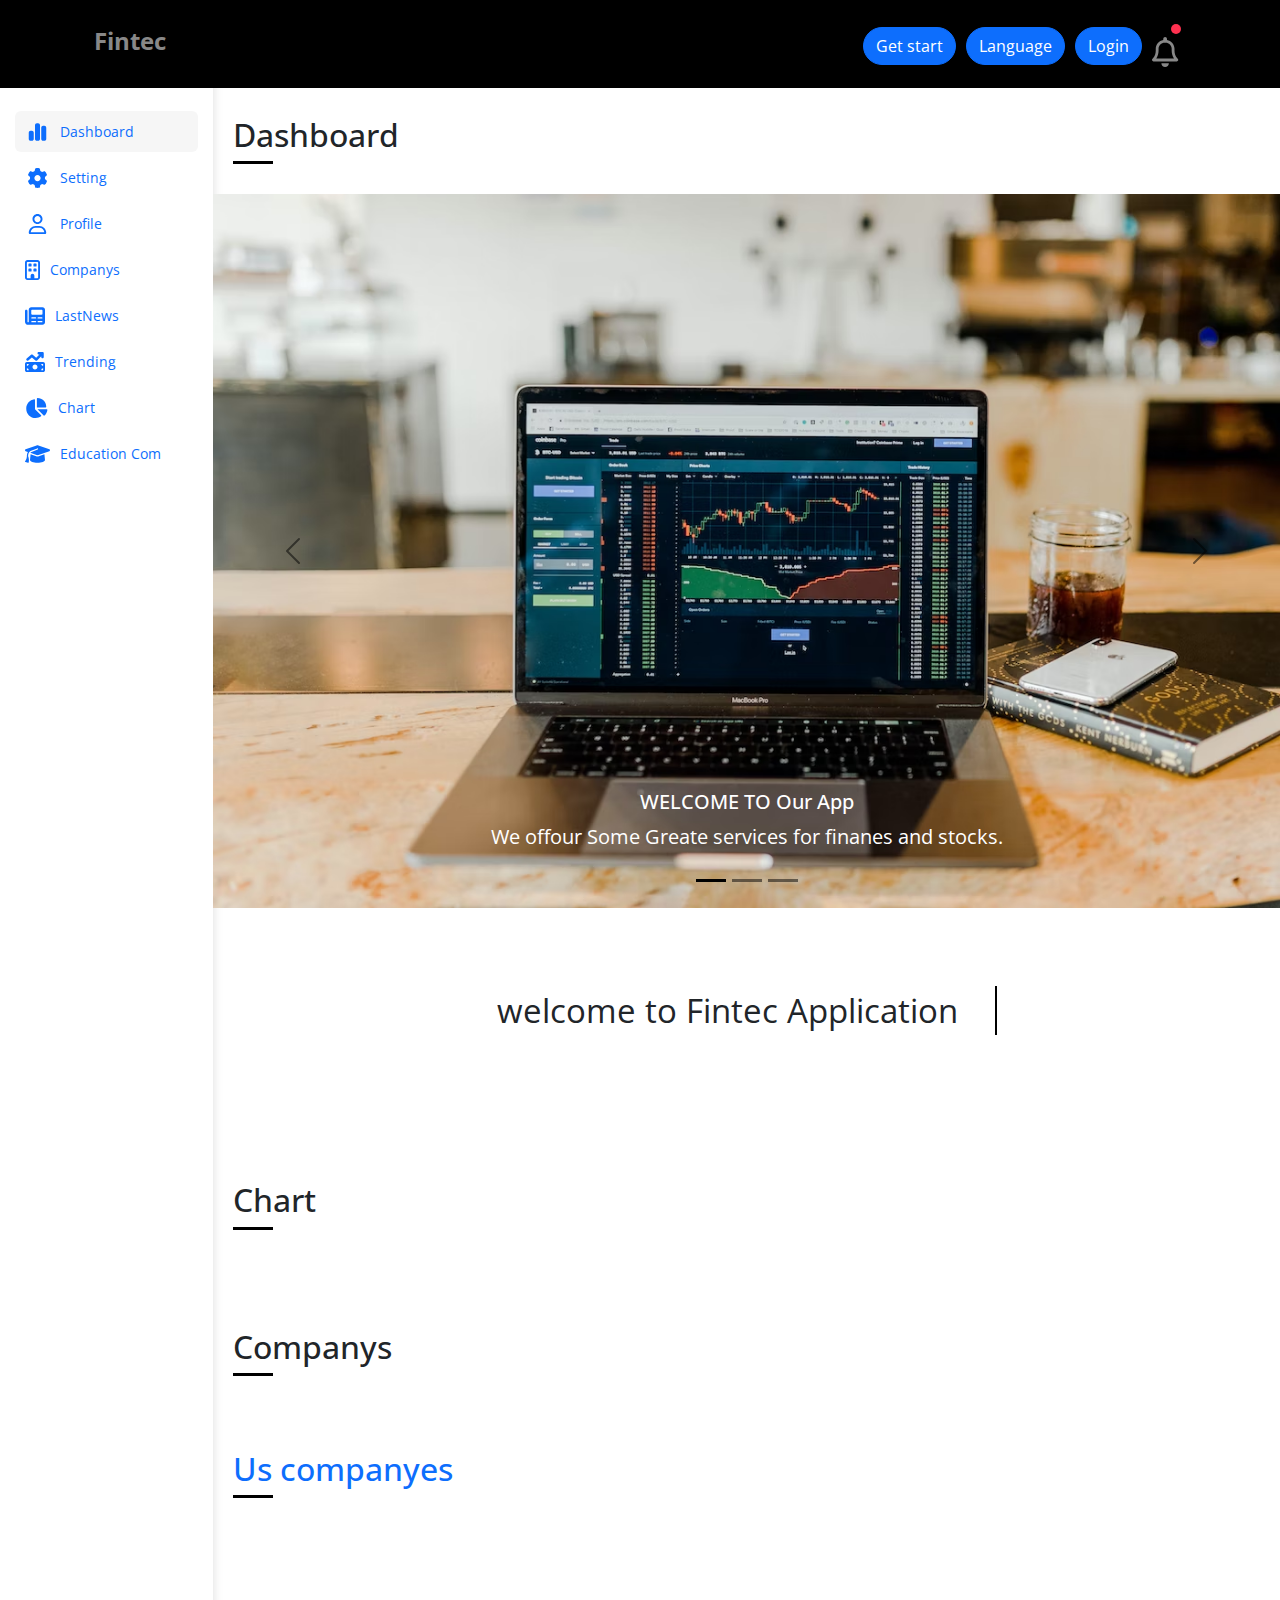
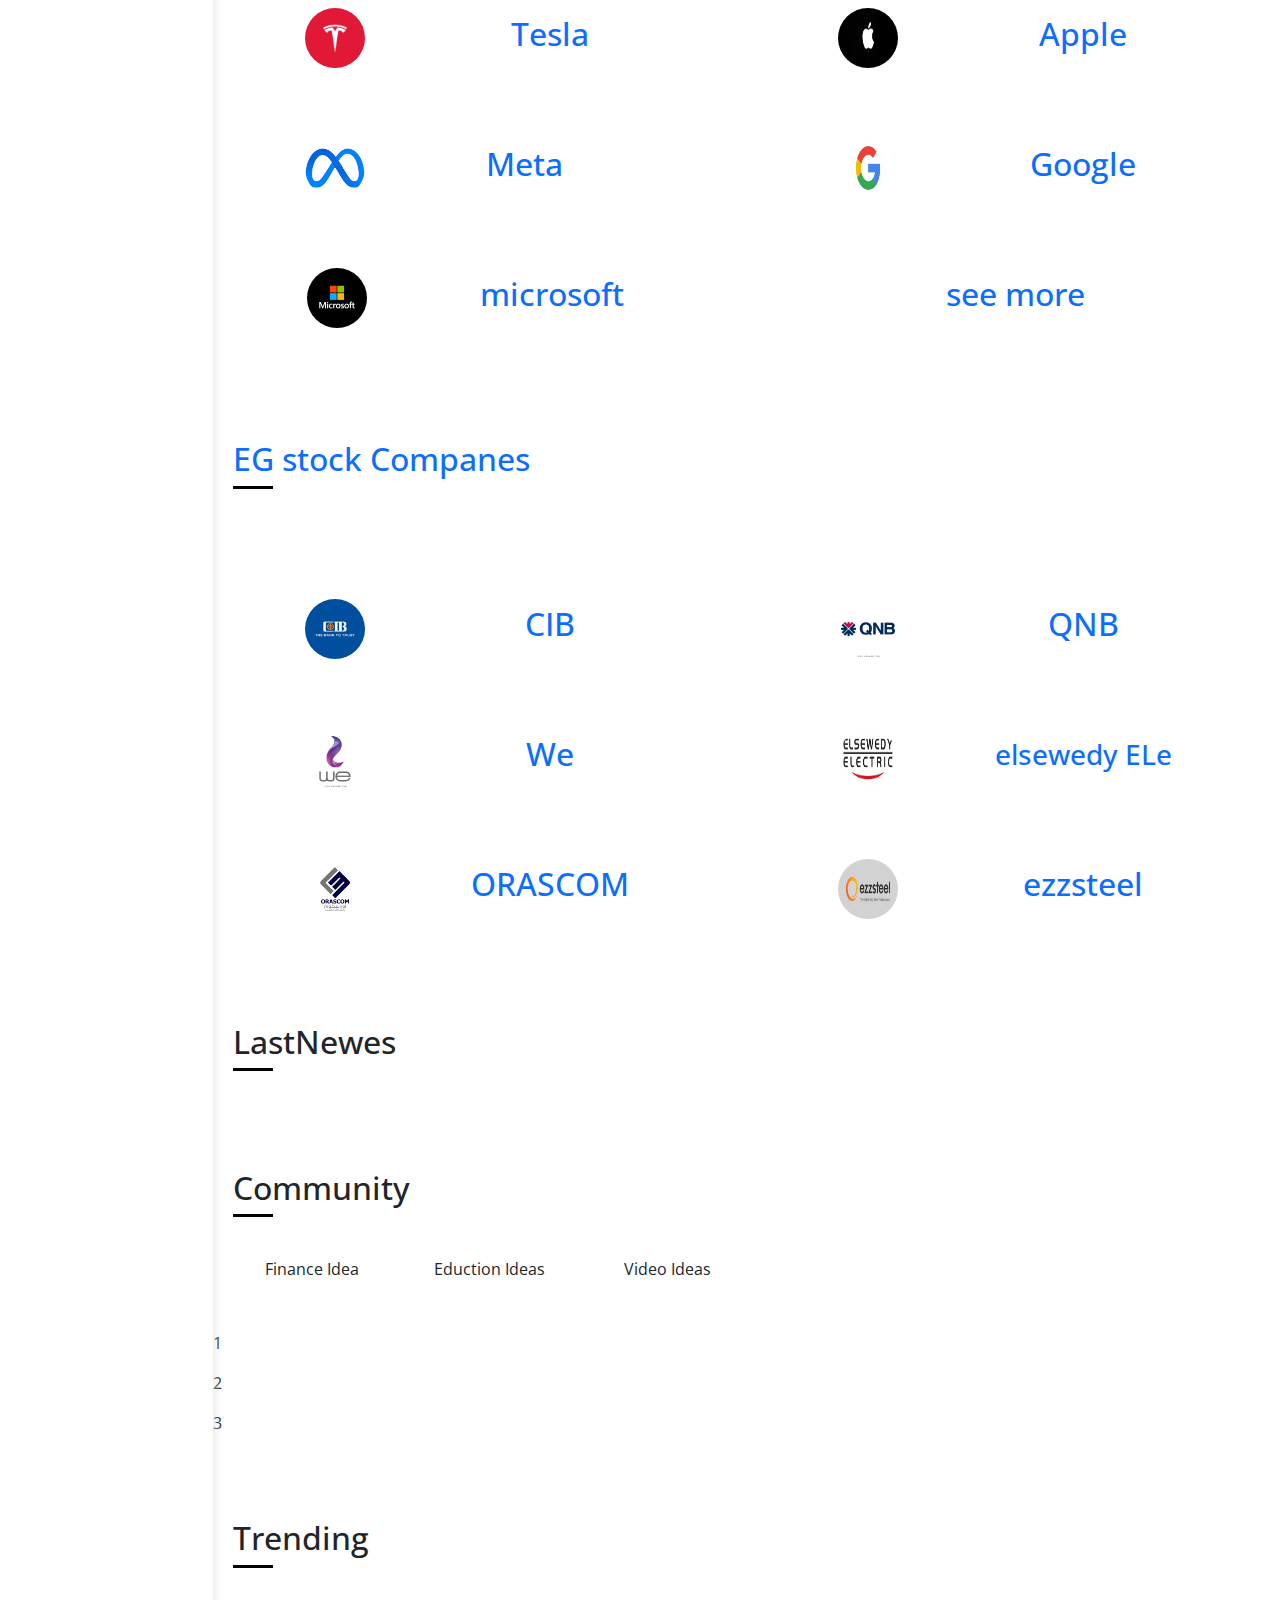
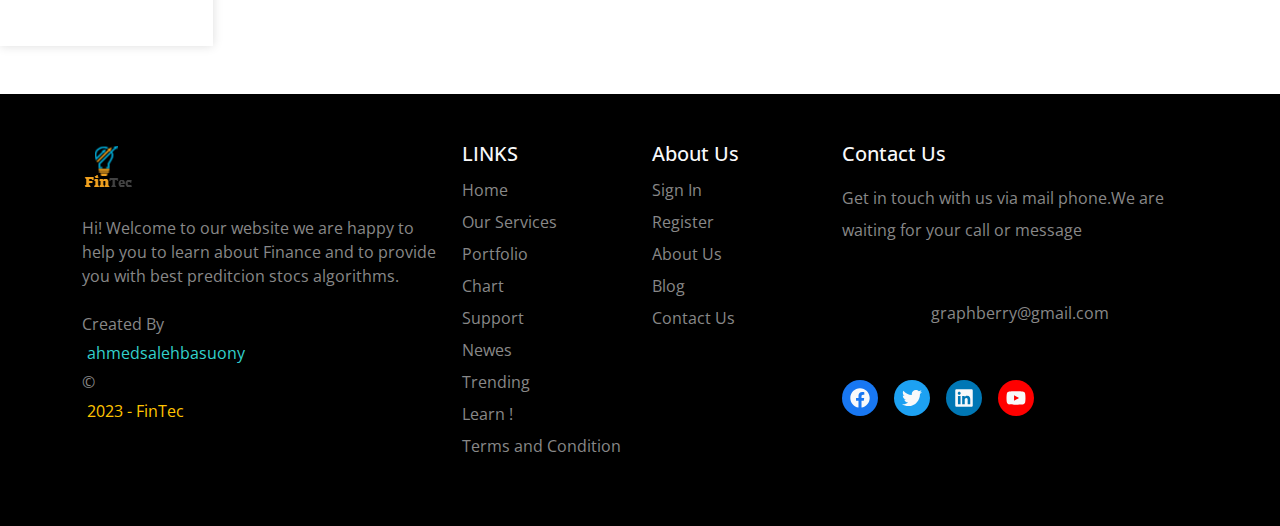
<file: index.html>
<!DOCTYPE html>
<html lang="enn" >
<head>
    <meta charset="UTF-8">
    <meta http-equiv="X-UA-Compatible" content="IE=edge">
    <meta name="viewport" content="width=device-width, initial-scale=1.0">
    <title>  Dashboard  </title>
    


    <!--  boostrap link  -->
    <link rel="stylesheet" href="./css/bootstrap.min.css">

    <!--  boostrap  icons -->
    <link rel="stylesheet" href="https://cdn.jsdelivr.net/npm/bootstrap-icons@1.3.0/font/bootstrap-icons.css" />
    <!-- css link  framework -->
    <link rel="stylesheet" href="./css/framework.css">
    <!--  css link  master -->
    <link rel="stylesheet" href="./css/master.css">
    <!--  normalize link -->
    <link rel="stylesheet" href="./css/normalise.css">
    <!--  all link   -->
    <link rel="stylesheet" href="./css/all.min.css">
    <!--  font link  -->
    <link rel="preconnect" href="https://fonts.googleapis.com" />
    <link rel="preconnect" href="https://fonts.gstatic.com" crossorigin />
    <link href="https://fonts.googleapis.com/css2?family=Open+Sans:wght@300;500&#038;display=swap" rel="stylesheet" />
</head>
<body>
    <div class="page d-flex">

        <div class="sidebar   p-15  p-relative ">
            <!--<h3  class="p-relative   text-center mt-0 pt-15" > 
                <img src="./logo/logo/logo.png" class="one"   alt="">
                <img src="../FRONT-END/imgs/logo (1)/logo/logo.png" class="two"  alt="">
            </h3>-->
            <br>
            <br>
            
        
            <div class="collapse navbar-collapse" id="navbarSupportedContent">
                <ul class="navbar-nav ms-auto mb-2 mb-lg-0">
                    <li> </li>
                </ul>
            </div>
            
            <ul class="  list-none  " >
                <br>
                <br>
               
                <li>
                    <a  class="active   d-flex  align-center  fs-20     rad-6  p-10 " href="index.html" >  
                        <i class="fa-solid fa-chart-simple  fa-fw"></i>
                        <span class="hide-mobile" > Dashboard </span>
                    </a>
                </li>
                <li>
                    <a  class=" d-flex  align-center  fs-20    rad-6  p-10 " href="setting.html" >  
                        <i class="fa-solid fa-gear fa-fw "></i>
                        <span class="hide-mobile" > Setting </span>
                    </a>
                </li>
                <li>
                    <a  class="   d-flex  align-center  fs-20     rad-6  p-10 " href="profile.html" >  
                        <i class="fa-regular fa-user  fa-fw"></i>
                        <span class="hide-mobile"> Profile </span>
                    </a>
                </li>
                <li>
                    <a  class="   d-flex  align-center  fs-20     rad-6  p-10 " href="companys.html" >  
                        <i class="fa-regular fa-building"></i>
                        <span class="hide-mobile" > Companys </span>
                    </a>
                </li>
                <li>
                    <a  class="   d-flex  align-center  fs-20     rad-6  p-10 " href="LastNews.html" >  
                        <i class="fa-solid fa-newspaper"></i>
                        <span class="hide-mobile" > LastNews </span>
                    </a>
                </li>
                <li>
                    <a  class="   d-flex  align-center  fs-20     rad-6  p-10 " href="Trending.html" >  
                        <i class="fa-solid fa-money-bill-trend-up"></i>
                        <span class="hide-mobile" > Trending </span>
                    </a>
                </li>
                <li>
                    <a  class="   d-flex  align-center  fs-20    rad-6  p-10 " href="Chart.html" >  
                        <i class="fa-solid fa-chart-pie"></i>
                        <span class="hide-mobile" > Chart </span>
                    </a>
                </li>
                <li>
                    <a  class="   d-flex  align-center  fs-20    rad-6  p-10 " href="Community.html" >  
                        <i class="fa-solid fa-graduation-cap"></i>
                        <span class="hide-mobile" > Education Com </span>
                    </a>
                </li>
    
            </ul>
        </div> 
    
        <!-- start content  -->
        <div class="content w-full  ">
            <!--   start head  -->

            <div class="head   fixed-top     between-flex   ">
                <nav  style="padding: 7px;" class="navbar navbar-expand-lg stiky-top   fixed-top   bg-black  w-full  ">
                    <div class="container " >
                        <ul >
                            <li>
                                <a   class="btn btn-primary  newsidebar" data-bs-toggle="offcanvas" href="#offcanvasExample" role="button" aria-controls="offcanvasExample">
                                    Fintec
                                </a>
                                <div>
                                    <!-- <h2 style="margin-top: 17px;"> <span style="color:yellow;">Fin</span><span style="color:dodgerblue ;">tickers</span> </h2> -->
                                    <!--<img src="./images/logo (1)/logo/logo.png"  class="bg-black  logo p-relative" alt=""> -->
                                    </div>
                            </li>
                        
                            <!-- <li>
                                <div class="search mt-2 p-relative">
                                    <span>  <div class="search  ps-3  pe-3  d-none   d-lg-block">
                                    </div>  </span>
                                    <input  class="p-10" type="search" name="search" id="search"  placeholder="search">
                                </div>
                            </li> -->
                        </ul>
                            <!--<div class="search  p-relative">
                            <span>  <div class="search  ps-3  pe-3  d-none   d-lg-block">
                                <i class="fa-solid fa-magnifying-glass"></i>
                            </div> <i class="fa-sharp fa-solid fa-magnifying-glass"></i> </span>
                            <input  class="p-10" type="search" name="search" id="search"  placeholder="search">
                        </div>-->
                        
                        <button class="navbar-toggler  bg-eee" type="button" data-bs-toggle="collapse" data-bs-target="#navbarSupportedContent" aria-controls="navbarSupportedContent" aria-expanded="false" aria-label="Toggle navigation">
                            <span class="navbar-toggler-icon ">
                                
                            </span>
                        </button>
                        
                        <div class="collapse navbar-collapse" id="navbarSupportedContent">
                            <ul class="navbar-nav ms-auto mb-2 mb-lg-0">
                                <!-- <li>
                                    <nav class="navbar navbar-light bg-black ">
                                        <div class="container-fluid">
                                            <form class="d-flex  w-100">
                                                <input class="form-control me-2" type="search" placeholder="Search" aria-label="Search">
                                                <button class="btn btn-outline-success" type="submit">Search</button>
                                            </form>
                                        </div>
                                    </nav>
                                </li> -->
                                
                                <li>
                                    <div class="mr-10 mt-2 " >
                                        <div class="dropdown ">
                                            <button class="btn  btn-primary  rounded-pill" type="button" id="dropdownMenuButton2" data-bs-toggle="dropdown" aria-expanded="false">
                                            Get start
                                            </button>
                                            <ul class="dropdown-menu dropdown-menu-dark" aria-labelledby="dropdownMenuButton2">
                                                <li > <a class="dropdown-item between-flex active  fs-20" href="sign_up.html"> <i class="fa-regular fa-user"></i> <span> Sign up </span> </a> </li>
                                                <li><a class="dropdown-item  d-flex  space-around  fs-20 " href="#"> 
                                                    <span> MODE </span>
                                                    <i class=" fs-20   bi bi-brightness-high-fill between-flex align-center  " id="toggleDark">   </i> 
                                                    </a>
                                                </li>
                                                <li > <a class="dropdown-item between-flex active  fs-20" href="sign_in.html"> </a> </li>
                                                </ul>
                                        </div>
                                    </div>
                                </li>
                                <li>
                                    <div class="mr-10 mt-2 " >
                                        <div class="dropdown ">
                                            <button class="btn  btn-primary  rounded-pill" type="button" id="dropdownMenuButton2" data-bs-toggle="dropdown" aria-expanded="false">
                                            Language
                                            </button>
                                            <ul class="dropdown-menu dropdown-menu-dark" aria-labelledby="dropdownMenuButton2">
                                                <li > <a class="dropdown-item between-flex active  fs-20" href="#">  <span> English  </span> </a> </li>
                                                <li > <a class="dropdown-item between-flex   fs-20" href="#">  <span> Arbic  </span> </a> </li>
                                            </ul>
                                        </div>
                                    </div>
                                </li>
                                <li>
                                    <a href="./sign_in.html" class="btn mr-10 mt-2 btn  btn-primary  rounded-pill"> Login </a>

                                </li>
                                <li>
                                    <div class="icons  fs-20  d-flex  space-between">
                                    
                                        <div class=" p-relative mt-2  align-items-center   notification ">
                                            <i class="fa-regular fa-bell fa-lg c-gray ">   </i>
                                        </div>
                                    </div>
                                </li>
                                
                            </ul>
                            <span></span>
                        </span>
                    </div>
                </div>
            </nav>
                <!--<div class="search  p-relative">
                    <span> <i class="fa-sharp fa-solid fa-magnifying-glass"></i> </span>
                    <input  class="p-10" type="search" name="search" id="search"  placeholder="search">
                </div>-->
                
        </div>
        <!--  end head -->

        <br>
        <br>
        <br>
        <br>
            <h1 class="p-relative"> Dashboard </h1>
            <!--   start  carousel   -->
            <div id="carouselExampleDark" class="carousel carousel-dark slide" data-bs-ride="carousel">
                <div class="carousel-indicators">
                <button type="button" data-bs-target="#carouselExampleDark" data-bs-slide-to="0" class="active" aria-current="true" aria-label="Slide 1"></button>
                <button type="button" data-bs-target="#carouselExampleDark" data-bs-slide-to="1" aria-label="Slide 2"></button>
                <button type="button" data-bs-target="#carouselExampleDark" data-bs-slide-to="2" aria-label="Slide 3"></button>
                </div>
                <div class="carousel-inner">

                <div class="carousel-item  active" data-bs-interval="2000">
                    <img src="./imgs/photo-background-2-.avif"  class="d-block w-100" alt="...">
                    <div class="carousel-caption d-none d-md-block">
                    <h5 class="fs-20  text-white">WELCOME TO Our App</h5>
                    <p class="text-white fs-20"> We offour Some Greate services for finanes and stocks.  </p>
                    </div>
                </div>
                <div class="carousel-item " data-bs-interval="10000">
                    <img src="./imgs/photo-background-4-.avif"   class="d-block   w-100" alt="...">
                    <div class="carousel-caption d-none d-md-block">
                    <h5 class="fs-20 text-white"> Look The Graph Down!   </h5>
                    <p class=" fs-20 text-white">  the graph show the history of stocs and company data through specific. </p>
                    </div>
                </div>
                <div class="carousel-item">
                    <img src="./imgs/photo-background-3-.avif "    class="d-block w-100" alt="...">
                    <div class="carousel-caption d-none d-md-block">
                    <h5 class="fs-20"> Wall Street !</h5>
                    <p class="text-black fs-20">Wall Street has been the historic headquarters of some of the largest U.S. brokerages and investment banks and is also the home of the New York Stock Exchange.</p>
                    </div>
                </div>
                </div>
                <button class="carousel-control-prev" type="button" data-bs-target="#carouselExampleDark" data-bs-slide="prev">
                <span class="carousel-control-prev-icon" aria-hidden="true"></span>
                <span class="visually-hidden">Previous</span>
                </button>
                <button class="carousel-control-next" type="button" data-bs-target="#carouselExampleDark" data-bs-slide="next">
                <span class="carousel-control-next-icon" aria-hidden="true"></span>
                <span class="visually-hidden">Next</span>
                </button>
            </div>
        <!--   end   carousel   -->
            <br>
            <br>
            <p class="typeEffect"> welcome to Fintec Application   </p>
            <!--<div class=" space-around  ">
                <div class="spinner-grow" role="status">
                    <span class="visually-hidden">Loading...</span>
                </div>
            </div>-->
            <br>
            <div class="wrapper   d-grid   gap-20">
                <!--  start  welcome  widget   
                <div class="welcome      rad-10    text-center-mobile    block-mobile">
                    <div class="intro   p-20   d-flex   space-between   bg-ccc">
                        <div>
                            <h2  class="m-0" > Welcome  </h2>
                            <p class="c-gray    mt-5">  FINTEC APP.  </p>
                        </div>
                        <img src="./images/welcome.png" class="hide-mobile " alt="">
                    </div>
                    <img src="./images/avatar.png" class="avatar" alt="">
                    <div class="body   text-center   d-flex   p-20   mt-20   mb-20    block-mobile">
                        <div> mohmed ali <span class="d-block    c-gray    fs-14    mt-10"> Business Man </span> </div>
                        <div>80 <span class="d-block    c-gray   fs-14    mt-10"> Stocs </span> </div>
                        <div> $8500 <span class="d-block    c-gray    fs-14    mt-10"> Earned </span> </div>
                    </div>
                    <a href="profile.html" class="visit   d-block  fs-14    rad-6   bg-blue    w-fit    button-shape"  > profile  </a>
                </div>
                end  welcome  widget   -->

                <!--  start   quick  widget   -
                <div class="quick-draft   p-20     rad-10     ">
                    <h2  class="mt-0    mb-20   ">  quick News </h2>
                    <p class="mt-0   mb-20   c-gray   fs-15  "> write adraft for yours ideas.  </p>
                    <form >
                        <input type="text" class="d-block   mb-20   w-full   p-10   b-none   bg-eee    rad-6 " placeholder="title">
                        <textarea class="d-block   mb-20   w-full   p-10   b-none   bg-eee    rad-6  "  placeholder="Your Thought" name="" id="" cols="30" rows="10"></textarea>
                        <input  class="save   d-block    fs-14    bg-blue   c-white    b-none   w-fit  button-shape " type="submit" value="Save">
                    </form>
                </div>
                <  end  quick   widget   -->

                <!--  start tagets 
                <div class="targets    p-20     rad-10 ">
                    <h2  class="mt-0    mb-10"> Yearly Target  </h2>
                    <p class="mt-0   mb-20   fs-15"> Tagets Of Years   </p>
                    <div class="targets-row   mb-20      align-center   d-flex ">
                        <div class="icon   center-flex    blue">
                            <i class="fa-solid  fa-dollar  fa-lg   c-blue"></i>
                        </div>
                        <div class="details">
                            <span class="fs-14    c-gray"> Money </span>
                            <span class="d-block   mt-5   mb-10    fw-bold">  $YourMoney </span>
                            <div class="progress   p-relative  blue">
                                <span  class="bg-blue  " style="width:60%">
                                    <span class="bg-blue  "> 64% </span>   
                                </span>
                            </div>
                        </div>
                    </div>

                    <div class="targets-row   mb-20    orange  align-center   d-flex ">
                        <div class="icon   center-flex    blue">
                            <i class="fa-solid fa-arrow-trend-up  orange  "></i>
                        </div>
                        <div class="details">
                            <span class="fs-14    c-gray"> My Stocs </span>
                            <span class="d-block   mt-5   mb-10     col-black  fw-bold">  StocsNoumber </span>
                            <div class="progress   p-relative  blue">
                                <span  class="bg-orange    orange " style="width:40%">
                                    <span class="bg-orange  "> 34% </span>   
                                </span>
                            </div>
                        </div>
                    </div>

                    <div class="targets-row   mb-20   green   align-center   d-flex ">
                        <div class="icon   center-flex    blue">
                            <i class="fa-solid   fa-user  green     fa-lg   "></i>
                        </div>
                        <div class="details">
                            <span class="fs-14    c-gray"> Teams </span>
                            <span class="d-block   mt-5   mb-10  col-black   fw-bold">  TeamsNumber  </span>
                            <div class="progress   p-relative  blue">
                                <span  class="bg-green  green " style="width:70%">
                                    <span class="bg-green  "> 75% </span>   
                                </span>
                            </div>
                        </div>
                    </div>
                </div>
            end  targets  -->
                <!--  start    carousel  -->
            </div>
            <br>
            <br>
            <br>
            <!--  start  chart  -->
            <h1 class="p-relative"> Chart </h1>
            <div class="wrapper   d-grid   gap-20">

            </div>
            <!--  end  chart  -->
            <br>
            <br>

            

            <!--  start  Companys  -->
            <h1 class="p-relative"> Companys </h1>
            <br>
            <a href="companys.html">
                <h1 class="p-relative"> Us companyes </h1>
            </a>

            
                <div class=" companes-block  ">
                    <div class="tesla-block  ">
                        <img src="./images/tesla-symbol.jpg" class="logoes"  alt="logo photo">
                        <div class="company-details">
                            <a href="Tesla.html"> <h2> Tesla </h2> </a>
                        </div>
                        <div class="scrap-value">
                            
                        </div>
                    </div>
                    <div class="Apple-block   ">
                        <a href="Apple.html">
                            <img src="./images/apple-logo-1656693488392.webp" class="logoes"   alt="logo photo">
                            <div class="company-details">
                                <a href="Apple.html"> <h2 > Apple </h2> </a>
                            </div>
                        </a>
                        <div class="scrap-value">
                            
                        </div>
                    </div>
                    <div class="meta-block ">
                        <a href="Meta.html">
                            <img src="./images/images.png" class="logoes"   alt="logo photo">
                            <div class="company-details">
                                <a href="Meta.html"> <h2> Meta </h2> </a>
                            </div>
                        </a>
                        <br>
                        <div class="scrap-value">
                        </div>
                    </div>
                    <div class="google-block   ">
                        <img src="./images/mkXgKuGBww7TQUASvxRxmR-320-80.jpg" class="logoes"   alt="logo photo">
                        <div class="company-details">
                            <a href="Google.html"> <h2> Google </h2> </a>
                        </div>
                        <div class="scrap-value"> 
                        </div>
                    </div>
                    <div class=" microsoft-block   ">
                        <img src="./images/microsoft-logo-icon-editorial-free-vector.webp" class="logoes"   alt="logo photo">
                        <div class="company-details">
                            <a href="Google.html"> <h2> microsoft </h2> </a>
                        </div>
                        <div class="scrap-value">  
                        </div>
                    </div>
                    <div class="see-more">
                        <a href="companys.html">
                            <h2> see more </h2>
                        </a>
                    </div>
    
                </div>

                <br>
                <br>
                <br>
            <a href="companys.html">
                <h1 class="p-relative"> EG stock Companes </h1>
            </a>
            <div class="companes-block  ">
                <div class="starpucs-block   ">
                    <img src="./images/1604490577573.jpg" class="logoes"   alt="logo photo">
                    <div class="company-details">
                        <a href="Google.html"> <h2> CIB </h2> </a>
                    </div>
                    <div class="scrap-value">  
                    </div>
                </div>
                <div class="starpucs-block   ">
                    <img src="./images/بنك قطر الوطني.jpg" class="logoes"   alt="logo photo">
                    <div class="company-details">
                        <a href="Google.html"> <h2> QNB </h2> </a>
                    </div>
                    <div class="scrap-value">  
                    </div>
                </div>
                <div class="starpucs-block   ">
                    <img src="./images/المصرية للاتصالات.jpg" class="logoes"   alt="logo photo">
                    <div class="company-details">
                        <a href="Google.html"> <h2> We </h2> </a>
                    </div>
                    <div class="scrap-value">  
                    </div>
                </div>
                <div class="starpucs-block   ">
                    <img src="./images/7e797731-ef48-494e-abf7-f3017230af35.jpg" class="logoes"   alt="logo photo">
                    <div class="company-details">
                        <a href="Google.html"> <h3> elsewedy ELe </h3> </a>
                    </div>
                    <div class="scrap-value">  
                    </div>
                </div>
                <div class="starpucs-block   ">
                    <img src="./images/aroscum.png" class="logoes"   alt="logo photo">
                    <div class="company-details">
                        <a href="Google.html"> <h2> ORASCOM </h2> </a>
                    </div>
                    <div class="scrap-value">  
                    </div>
                </div>
                <div class="starpucs-block   ">
                    <img src="./images/twitter.png" class="logoes"   alt="logo photo">
                    <div class="company-details">
                        <a href="Google.html"> <h2> ezzsteel </h2> </a>
                    </div>
                    <div class="scrap-value">  
                    </div>
                </div>
            </div>
            <ul> </ul>

          
            <!--  end  Companys  -->
            <br>
            <br>

            <!--  start  LastNewes  -->
            <h1 class="p-relative">  LastNewes </h1>
            <div class="wrapper   d-grid   gap-20">

            </div>
            <!--  end  LastNewes  -->
            <br>
            <br>
            <button id="up"> Up </button>

            <!--  start  EducationCommunity  -->
            <h1 class="p-relative">  Community </h1>
            <div class="  dasboaed-community  ">
                <ul class="finance-education">
                    <!--<li class="activee  community" data-cont=".finance-ideaContent  .education-ideaContent  .video-ideaContent"> Community  </li> -->
                    <li class=" finance-idea   " data-cont=".finance-ideaContent" >  Finance Idea </li>
                    <li class="   Eduction-Ideas " data-cont=".education-ideaContent" >   Eduction Ideas </li>
                    <li  class="   Video-Ideas" data-cont=".video-ideaContent" >  Video Ideas </li>
                </ul>
                <br>
                <div class="community-content">
                    <div class="finance-ideaContent">
                        <p> 1 </p>
                    </div>
                    <div class="education-ideaContent">
                        <p> 2 </p>
                    </div>
                    <div class="video-ideaContent">
                        <p> 3 </p>
                    </div>
                </div>
            </div>
            <!--  end  EducationCommunity  -->
            <br>
            <br>

            <!--  start  Trending  -->
            <h1 class="p-relative">  Trending </h1>
            <div class="wrapper   d-grid   gap-20">

            </div>
            <!--  end  Trending  -->
            <br>
            <br>
        </div>
        <!-- end  content  -->
        
    </div>
    
    <div  class="offcanvas offcanvas-start  " tabindex="-1" id="offcanvasExample" aria-labelledby="offcanvasExampleLabel">
        <li>
            <nav class="navbar navbar-light  ">
                <div class="container-fluid">
                    <form class="d-flex  w-100">
                        <input class="form-control me-2" type="search" placeholder="Search" aria-label="Search">
                        <button class="btn btn-outline-success" type="submit">Search</button>
                    </form>
                </div>
            </nav>
        </li>
        <div class="offcanvas-header">
            
        <h5 class="offcanvas-title" id="offcanvasExampleLabel">sidebar</h5>
        <button type="button" class="btn-close text-reset" data-bs-dismiss="offcanvas" aria-label="Close"></button>
        </div>
        <div class="offcanvas-body">
          <div>
            <ul class="  list-none  ">
                <li>
                    <a  class="   d-flex  align-center  space-between  fs-20     rad-6  p-10 " href="index.html" >  
                        <i class="fa-solid fa-chart-simple  fa-fw"></i>
                        <span class="" > Dashboard </span>
                    </a>
                </li>
                <li>
                    <a  class=" d-flex  align-center space-between  fs-20    rad-6  p-10 " href="setting.html" >  
                        <i class="fa-solid fa-gear fa-fw "> </i>
                        <span class="   d-flex" > Setting </span>
                    </a>
                </li>
                <li>
                    <a  class="   d-flex  align-center  fs-20   space-between   rad-6  p-10 " href="profile.html" >  
                        <i class="fa-regular fa-user  fa-fw"></i>
                        <span class=""> Profile </span>
                    </a>
                </li>
                <li>
                    <a  class="   d-flex  align-center  fs-20   space-between   rad-6  p-10 " href="companys.html" >  
                        <i class="fa-regular fa-building"></i>
                        <span class="" > Companys </span>
                    </a>
                </li>
                <li>
                    <a  class="   d-flex  align-center  fs-20  space-between    rad-6  p-10 " href="LastNews.html" >  
                        <i class="fa-solid fa-newspaper"></i>
                        <span class="" > LastNews </span>
                    </a>
                </li>
                <li>
                    <a  class=" active  d-flex  align-center  fs-20   space-between   rad-6  p-10 " href="Trending.html" >  
                        <i class="fa-solid fa-money-bill-trend-up"></i>
                        <span class="" > Trending </span>
                    </a>
                </li>
                <li>
                    <a  class="  d-flex  align-center  fs-20   space-between   rad-6  p-10 " href="Chart.html" >  
                        <i class="fa-solid fa-chart-pie"></i>
                        <span class="" > Chart </span>
                    </a>
                </li>
                <li>
                    <a  class="   d-flex  align-center  fs-20   space-between   rad-6  p-10 " href="Community.html" >  
                        <i class="fa-solid fa-graduation-cap"></i>
                        <span class="" > Education Com </span>
                    </a>
                </li>



                
            </ul>
            
          </div>
          
        </div>
      </div>
    <!--  start footer -->
    <div   class= "footer  mt-5  pt-5 pb-5  text-center   bg-black  text-md-start">
        <div class="container">
            <div class="row">
                <div class="col-md-6 col-lg-4">
                    <div class="info mb-5">
                        <img src="./images/logo (1)/logo/logo.png" class="mb-4" alt="">
                        <p class="mb-4 c-gray">
                            Hi! Welcome to our website we are happy to help you to learn about 
                            Finance and to provide you with best preditcion stocs algorithms.
                        </p>
                        <div class="copyright c-gray">
                            Created By <span class=>  ahmedsalehbasuony </span>
                            <div> &copy; <span> 2023 -  FinTec   </span> </div>
                        </div>
                    </div>
                </div>
                <div class="col-md-6 col-lg-2">
                    <div class="liks">
                        <h5 class="text-light">  LINKS </h5>
                        <ul class="list-unstyled lh-lg c-gray">
                            <li> <a  href="index.html" class="c-gray"> Home </a>   </li>
                            <li> <a href="companys.html" class="c-gray"> Our Services </a>  </li>
                            <li> <a href="profile.html"  class="c-gray">   Portfolio </a></li>
                            <li><a href="Chart.html"  class="c-gray"> Chart </a></li>
                            <li > <a href="setting.html"  class="c-gray"> Support </a></li>
                            <li > <a href="LastNews.html"  class="c-gray"> Newes </a></li>
                            <li > <a href="Trending.html"  class="c-gray"> Trending </a></li>
                            <li > <a href="Community.html"  class="c-gray"> Learn ! </a></li>
                            <li>Terms and Condition</li>
                        </ul>
                    </div>
                </div>

                <div class="col-md-6 col-lg-2">
                    <div class="links">
                        <h5 class="text-light"> About Us </h5>
                        <ul class="list-unstyled  lh-lg c-gray">
                            <li>  <a href="sign_in.html" class="c-gray">  Sign In  </a></li>
                            <li> <a href="sign_up.html" class="c-gray"> Register</a></li>
                            <li>  <a href="abouus.html" class="c-gray"> About Us </a></li>
                            <li>Blog</li>
                            <li>Contact Us</li>
                        </ul>
                        </ul>
                    </div>
                </div>
                <div class="col-md-6 col-lg-4">
                    <div class="contact">
                        <h5 class="text-light"> Contact Us </h5>
                        <p class="lh-lg mt-3 mb-5  c-gray"> Get in touch with us via mail phone.We are waiting for your call or message </p>
                    
                        <a href="#" class="btn rounded-pill main-btn   c-gray  w-100"> graphberry@gmail.com </a>
                        <ul class="d-flex  mt-5  list-unstyled  gap-3">
                                <li>
                                    <a class="d-block text-light" href="#"
                                    ><i class="fa-brands fa-facebook fa-lg facebook rounded-circle p-2"></i
                                    ></a>
                                </li>
                                <li>
                                    <a class="d-block text-light" href="#"
                                    ><i class="fa-brands fa-twitter fa-lg twitter rounded-circle p-2"></i
                                    ></a>
                                </li>
                                <li>
                                    <a class="d-block text-light" href="#"
                                    ><i class="fa-brands fa-linkedin fa-lg linkedin rounded-circle p-2"></i
                                    ></a>
                                </li>
                                <li>
                                    <a class="d-block text-light" href="#"
                                    ><i class="fa-brands fa-youtube fa-lg youtube rounded-circle p-2"></i
                                    ></a>
                                </li>
                        </ul>
                    </div>

                </div>


            </div>
        </div>
    </div>
    <!--  end footer -->

    
    
    <!-- link to java-script file  -->

    <!--  api links  -->
    <script src="./Api/AppleApi.js"></script>
    
    <!--- <script src="./Api/CIBApi.js"></script>
    <script src="./Api/GoogleApi.js"></script>
    <script src="./Api/TESLAApi.js"></script>
    <script src="./Api/MICROSOFTApi.js"></script>
    <script src="./Api/METAApi.js"></script>
    <script src="./Api/AmazonApi.js"></script>
    <script src="./Api/CIBApi.js"></script>
    <script src="./Api/ELSWEDAYApi.js"></script>
    <script src="./Api/WEApi.js"></script>

    -->
    

    <script src="./Java-script/community.js"></script>
    <script src="./Java-script/upbotton.js"></script>
    <!---
    <script src="./Java-script/Translation.js"></script> -->
    <script src="./Java-script/main.js"></script>
    <script src="./js/all.min.js"></script>
    <script src="./js/bootstrap.bundle.min.js"></script>
</body>
</html>
</file>
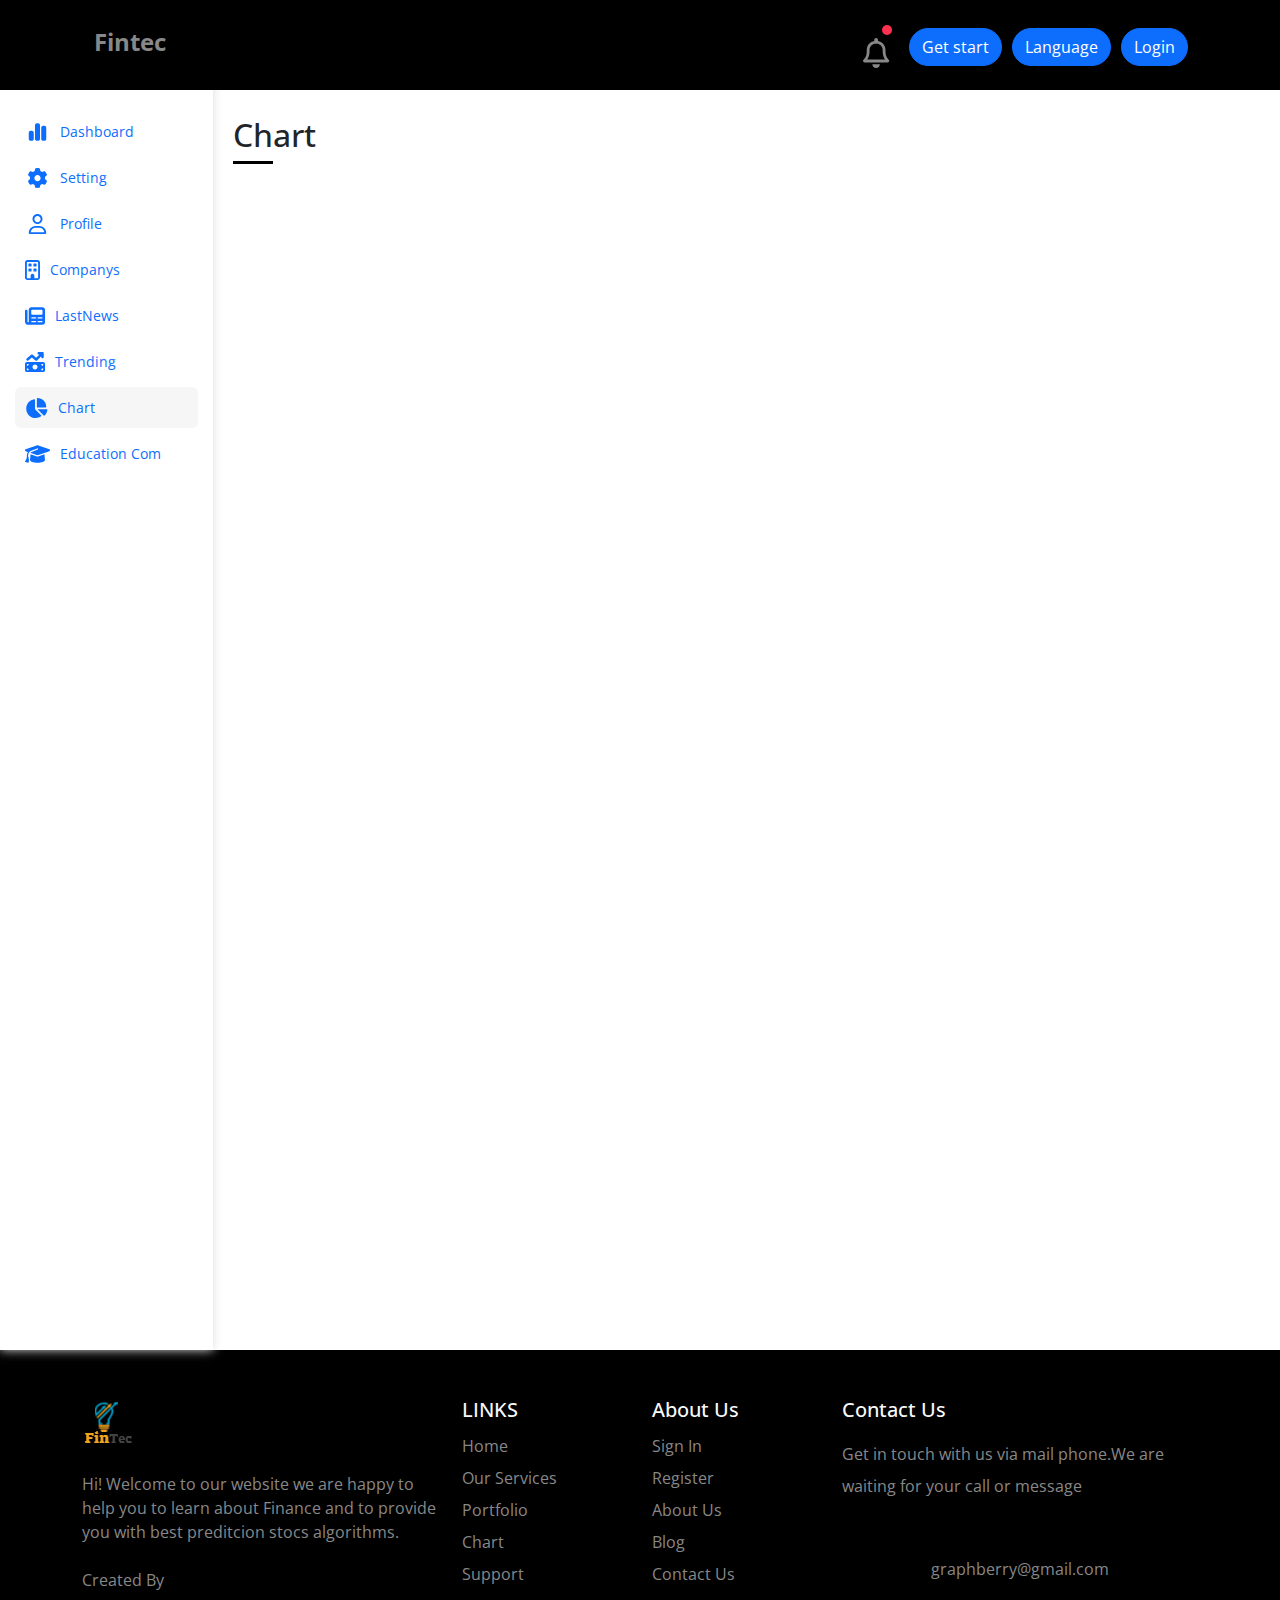
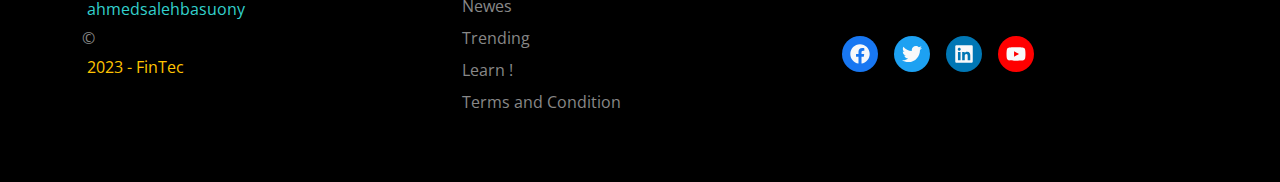
<file: Chart.html>
<!DOCTYPE html>
<html lang="en">
<head>
    <meta charset="UTF-8">
    <meta http-equiv="X-UA-Compatible" content="IE=edge">
    <meta name="viewport" content="width=device-width, initial-scale=1.0">
    <title> Chart </title>
    <!--  boostrap link  -->
    <link rel="stylesheet" href="./css/bootstrap.min.css">

    <!--  boostrap  icons -->
    <link rel="stylesheet" href="https://cdn.jsdelivr.net/npm/bootstrap-icons@1.3.0/font/bootstrap-icons.css" />
    <!-- css link  framework -->
    <link rel="stylesheet" href="./css/framework.css">
    <!--  css link  master -->
    <link rel="stylesheet" href="./css/master.css">
    <!--  normalize link -->
    <link rel="stylesheet" href="./css/normalise.css">
    <!--  all link   -->
    <link rel="stylesheet" href="./css/all.min.css">
    <!--  font link  -->
    <link rel="preconnect" href="https://fonts.googleapis.com" />
    <link rel="preconnect" href="https://fonts.gstatic.com" crossorigin />
    <link href="https://fonts.googleapis.com/css2?family=Open+Sans:wght@300;500&#038;display=swap" rel="stylesheet" />



</head>
<body>
    <div class="page d-flex">

        <div class="sidebar   p-15  p-relative ">
            <!--<h3  class="p-relative   text-center mt-0 pt-15" > 
                <img src="./logo/logo/logo.png" class="one"   alt="">
                <img src="../FRONT-END/imgs/logo (1)/logo/logo.png" class="two"  alt="">
            </h3>-->
            <br>
            <br>
            <br>
            <br>
            <ul class="  list-none  ">
                <li>
                    <a  class="  d-flex  align-center  fs-20     rad-6  p-10 " href="index.html" >  
                        <i class="fa-solid fa-chart-simple  fa-fw"></i>
                        <span class="hide-mobile" > Dashboard </span>
                    </a>
                </li>
                <li>
                    <a  class=" d-flex  align-center  fs-20    rad-6  p-10 " href="setting.html" >  
                        <i class="fa-solid fa-gear fa-fw "></i>
                        <span class="hide-mobile" > Setting </span>
                    </a>
                </li>
                <li>
                    <a  class="   d-flex  align-center  fs-20     rad-6  p-10 " href="profile.html" >  
                        <i class="fa-regular fa-user  fa-fw"></i>
                        <span class="hide-mobile"> Profile </span>
                    </a>
                </li>
                <li>
                    <a  class="   d-flex  align-center  fs-20     rad-6  p-10 " href="companys.html" >  
                        <i class="fa-regular fa-building"></i>
                        <span class="hide-mobile" > Companys </span>
                    </a>
                </li>
                <li>
                    <a  class="   d-flex  align-center  fs-20     rad-6  p-10 " href="LastNews.html" >  
                        <i class="fa-solid fa-newspaper"></i>
                        <span class="hide-mobile" > LastNews </span>
                    </a>
                </li>
                <li>
                    <a  class="   d-flex  align-center  fs-20     rad-6  p-10 " href="Trending.html" >  
                        <i class="fa-solid fa-money-bill-trend-up"></i>
                        <span class="hide-mobile" > Trending </span>
                    </a>
                </li>
                <li>
                    <a  class="active   d-flex  align-center  fs-20    rad-6  p-10 " href="Chart.html" >  
                        <i class="fa-solid fa-chart-pie"></i>
                        <span class="hide-mobile" > Chart </span>
                    </a>
                </li>
                <li>
                    <a  class="   d-flex  align-center  fs-20    rad-6  p-10 " href="Community.html" >  
                        <i class="fa-solid fa-graduation-cap"></i>
                        <span class="hide-mobile" > Education Com </span>
                    </a>
                </li>


            </ul>
        </div> 
    
        <!-- start content  -->
        <div class="content w-full  ">
            <!--   start head  -->

            <div class="head   fixed-top    between-flex   ">
                <nav class="navbar navbar-expand-lg stiky-top   fixed-top   bg-black  w-full  ">
                    <div class="container ">
                        <ul>
                            <li>
                                <!-- <div>
                                    <img src="./images/logo (1)/logo/logo.png"  class="bg-black  logo p-relative" alt="">
                                    </div> -->
                            </li>
                            <li>
                                <a   class="btn btn-primary  newsidebar" data-bs-toggle="offcanvas" href="#offcanvasExample" role="button" aria-controls="offcanvasExample">
                                    Fintec
                                </a>
                                <!-- <div class="search mt-2 p-relative">
                                    <span>  <div class="search  ps-3  pe-3  d-none   d-lg-block">
                                    </div>  </span>
                                    <input  class="p-10" type="search" name="search" id="search"  placeholder="search">
                                </div> -->
                            </li>
                        </ul>
                            <!--<div class="search  p-relative">
                            <span>  <div class="search  ps-3  pe-3  d-none   d-lg-block">
                                <i class="fa-solid fa-magnifying-glass"></i>
                            </div> <i class="fa-sharp fa-solid fa-magnifying-glass"></i> </span>
                            <input  class="p-10" type="search" name="search" id="search"  placeholder="search">
                        </div>-->
                        <nav class="navbar navbar-light bg-black ">
                            
                            <!--<div class="container-fluid">
                                <form class="d-flex  w-75">
                                    <input class="form-control me-2" type="search" placeholder="Search" aria-label="Search">
                                    <button class="btn btn-outline-success" type="submit">Search</button>
                                </form>
                            </div>-->
                        
                        </nav>
                        <button class="navbar-toggler  bg-eee" type="button" data-bs-toggle="collapse" data-bs-target="#navbarSupportedContent" aria-controls="navbarSupportedContent" aria-expanded="false" aria-label="Toggle navigation">
                            <span class="navbar-toggler-icon ">
                                
                            </span>
                        </button>
                        
                        <div class="collapse navbar-collapse" id="navbarSupportedContent">
                            <ul class="navbar-nav ms-auto mb-2 mb-lg-0">
                                
                                <li>
                                    <div class="icons  fs-20  d-flex  space-between">
                                    
                                        <div class=" p-relative mt-2  align-items-center   notification ">
                                            <i class="fa-regular fa-bell fa-lg c-gray ">   </i>
                                        </div>
                                    </div>
                                </li>
                                <li>
                                    <div class="mr-10 mt-2 " >
                                        <div class="dropdown ">
                                            <button class="btn  btn-primary  rounded-pill" type="button" id="dropdownMenuButton2" data-bs-toggle="dropdown" aria-expanded="false">
                                            Get start
                                            </button>
                                            <ul class="dropdown-menu dropdown-menu-dark" aria-labelledby="dropdownMenuButton2">
                                                <li > <a class="dropdown-item between-flex active  fs-20" href="sign_up.html"> <i class="fa-regular fa-user"></i> <span> Sign up </span> </a> </li>
                                                <li><a class="dropdown-item  d-flex  space-around  fs-20 " href="#"> 
                                                    <span> MODE </span>
                                                    <i class=" fs-20   bi bi-brightness-high-fill between-flex align-center  " id="toggleDark">   </i> 
                                                    </a>
                                                </li>
                                                <li > <a class="dropdown-item between-flex active  fs-20" href="sign_in.html"> </a> </li>
                                                </ul>
                                        </div>
                                    </div>
                                </li>
                                <li>
                                    <div class="mr-10 mt-2 " >
                                        <div class="dropdown ">
                                            <button class="btn  btn-primary  rounded-pill" type="button" id="dropdownMenuButton2" data-bs-toggle="dropdown" aria-expanded="false">
                                            Language
                                            </button>
                                            <ul class="dropdown-menu dropdown-menu-dark" aria-labelledby="dropdownMenuButton2">
                                                <li > <a class="dropdown-item between-flex active  fs-20" href="#">  <span> English  </span> </a> </li>
                                                <li > <a class="dropdown-item between-flex   fs-20" href="#">  <span> Arbic  </span> </a> </li>
                                            </ul>
                                        </div>
                                    </div>
                                </li>
                                <li>
                                    <a href="./sign_in.html" class="btn mr-10 mt-2 btn  btn-primary  rounded-pill"> Login </a>

                                </li>
                            </ul>
                            <span></span>
                        </span></div>
                    </div>
                </nav>
                <!--<div class="search  p-relative">
                    <span> <i class="fa-sharp fa-solid fa-magnifying-glass"></i> </span>
                    <input  class="p-10" type="search" name="search" id="search"  placeholder="search">
                </div>-->
                
            </div>
            <!--  end head -->

            <br>
            <br>
            <br>
            <br>
            <button id="up"> Up </button>

            <h1 class="p-relative"> Chart </h1>
        </div>
    </div>

    
    <div  class="offcanvas offcanvas-start  " tabindex="-1" id="offcanvasExample" aria-labelledby="offcanvasExampleLabel">
        <li>
            <nav class="navbar navbar-light  ">
                <div class="container-fluid">
                    <form class="d-flex  w-100">
                        <input class="form-control me-2" type="search" placeholder="Search" aria-label="Search">
                        <button class="btn btn-outline-success" type="submit">Search</button>
                    </form>
                </div>
            </nav>
        </li>
        <div class="offcanvas-header">
            
        <h5 class="offcanvas-title" id="offcanvasExampleLabel">sidebar</h5>
        <button type="button" class="btn-close text-reset" data-bs-dismiss="offcanvas" aria-label="Close"></button>
        </div>
        <div class="offcanvas-body">
          <div>
            <ul class="  list-none  ">
                <li>
                    <a  class="   d-flex  align-center  space-between  fs-20     rad-6  p-10 " href="index.html" >  
                        <i class="fa-solid fa-chart-simple  fa-fw"></i>
                        <span class="" > Dashboard </span>
                    </a>
                </li>
                <li>
                    <a  class=" d-flex  align-center space-between  fs-20    rad-6  p-10 " href="setting.html" >  
                        <i class="fa-solid fa-gear fa-fw "> </i>
                        <span class="   d-flex" > Setting </span>
                    </a>
                </li>
                <li>
                    <a  class="   d-flex  align-center  fs-20   space-between   rad-6  p-10 " href="profile.html" >  
                        <i class="fa-regular fa-user  fa-fw"></i>
                        <span class=""> Profile </span>
                    </a>
                </li>
                <li>
                    <a  class="   d-flex  align-center  fs-20   space-between   rad-6  p-10 " href="companys.html" >  
                        <i class="fa-regular fa-building"></i>
                        <span class="" > Companys </span>
                    </a>
                </li>
                <li>
                    <a  class="   d-flex  align-center  fs-20  space-between    rad-6  p-10 " href="LastNews.html" >  
                        <i class="fa-solid fa-newspaper"></i>
                        <span class="" > LastNews </span>
                    </a>
                </li>
                <li>
                    <a  class=" active  d-flex  align-center  fs-20   space-between   rad-6  p-10 " href="Trending.html" >  
                        <i class="fa-solid fa-money-bill-trend-up"></i>
                        <span class="" > Trending </span>
                    </a>
                </li>
                <li>
                    <a  class="  d-flex  align-center  fs-20   space-between   rad-6  p-10 " href="Chart.html" >  
                        <i class="fa-solid fa-chart-pie"></i>
                        <span class="" > Chart </span>
                    </a>
                </li>
                <li>
                    <a  class="   d-flex  align-center  fs-20   space-between   rad-6  p-10 " href="Community.html" >  
                        <i class="fa-solid fa-graduation-cap"></i>
                        <span class="" > Education Com </span>
                    </a>
                </li>



                
            </ul>
            
          </div>
          
        </div>
      </div>

      
    <!--  start footer -->
    <div class="footer  pt-5  pb-5  text-center   bg-black  text-md-start">
        <div class="container">
            <div class="row">
                <div class="col-md-6 col-lg-4">
                    <div class="info mb-5">
                        <img src="./images/logo (1)/logo/logo.png" class="mb-4" alt="">
                        <p class="mb-4 c-gray">
                            Hi! Welcome to our website we are happy to help you to learn about 
                            Finance and to provide you with best preditcion stocs algorithms.
                        </p>
                        <div class="copyright c-gray">
                            Created By <span class=>  ahmedsalehbasuony </span>
                            <div> &copy; <span> 2023 -  FinTec   </span> </div>
                        </div>
                    </div>
                </div>
                <div class="col-md-6 col-lg-2">
                    <div class="liks">
                        <h5 class="text-light">  LINKS </h5>
                        <ul class="list-unstyled lh-lg c-gray">
                            <li> <a  href="index.html" class="c-gray"> Home </a>   </li>
                            <li> <a href="companys.html" class="c-gray"> Our Services </a>  </li>
                            <li> <a href="profile.html"  class="c-gray">   Portfolio </a></li>
                            <li><a href="Chart.html"  class="c-gray"> Chart </a></li>
                            <li > <a href="setting.html"  class="c-gray"> Support </a></li>
                            <li > <a href="LastNews.html"  class="c-gray"> Newes </a></li>
                            <li > <a href="Trending.html"  class="c-gray"> Trending </a></li>
                            <li > <a href="Community.html"  class="c-gray"> Learn ! </a></li>
                            <li>Terms and Condition</li>
                        </ul>
                    </div>
                </div>

                <div class="col-md-6 col-lg-2">
                    <div class="links">
                        <h5 class="text-light"> About Us </h5>
                        <ul class="list-unstyled  lh-lg c-gray">
                            <li>  <a href="sign_in.html" class="c-gray">  Sign In  </a></li>
                            <li> <a href="sign_up.html" class="c-gray"> Register</a></li>
                            <li>  <a href="abouus.html" class="c-gray"> About Us </a></li>
                            <li>Blog</li>
                            <li>Contact Us</li>
                        </ul>
                        </ul>
                    </div>
                </div>
                <div class="col-md-6 col-lg-4">
                    <div class="contact">
                        <h5 class="text-light"> Contact Us </h5>
                        <p class="lh-lg mt-3 mb-5  c-gray"> Get in touch with us via mail phone.We are waiting for your call or message </p>
                    
                        <a href="#" class="btn rounded-pill main-btn   c-gray  w-100"> graphberry@gmail.com </a>
                        <ul class="d-flex  mt-5  list-unstyled  gap-3">
                                <li>
                                    <a class="d-block text-light" href="#"
                                    ><i class="fa-brands fa-facebook fa-lg facebook rounded-circle p-2"></i
                                    ></a>
                                </li>
                                <li>
                                    <a class="d-block text-light" href="#"
                                    ><i class="fa-brands fa-twitter fa-lg twitter rounded-circle p-2"></i
                                    ></a>
                                </li>
                                <li>
                                    <a class="d-block text-light" href="#"
                                    ><i class="fa-brands fa-linkedin fa-lg linkedin rounded-circle p-2"></i
                                    ></a>
                                </li>
                                <li>
                                    <a class="d-block text-light" href="#"
                                    ><i class="fa-brands fa-youtube fa-lg youtube rounded-circle p-2"></i
                                    ></a>
                                </li>
                        </ul>
                    </div>

                </div>
                


            </div>
        </div>
    </div>
    <!--  end footer -->




            <!-- link to java-script file  -->
            <script src="./Java-script/upbotton.js"></script>
            <script src="./Java-script/Translation.js"></script>
            <script src="./Java-script/main.js"></script>
            <script src="./js/all.min.js"></script>
            <script src="./js/bootstrap.bundle.min.js"></script>
    
</body>
</html>
</file>
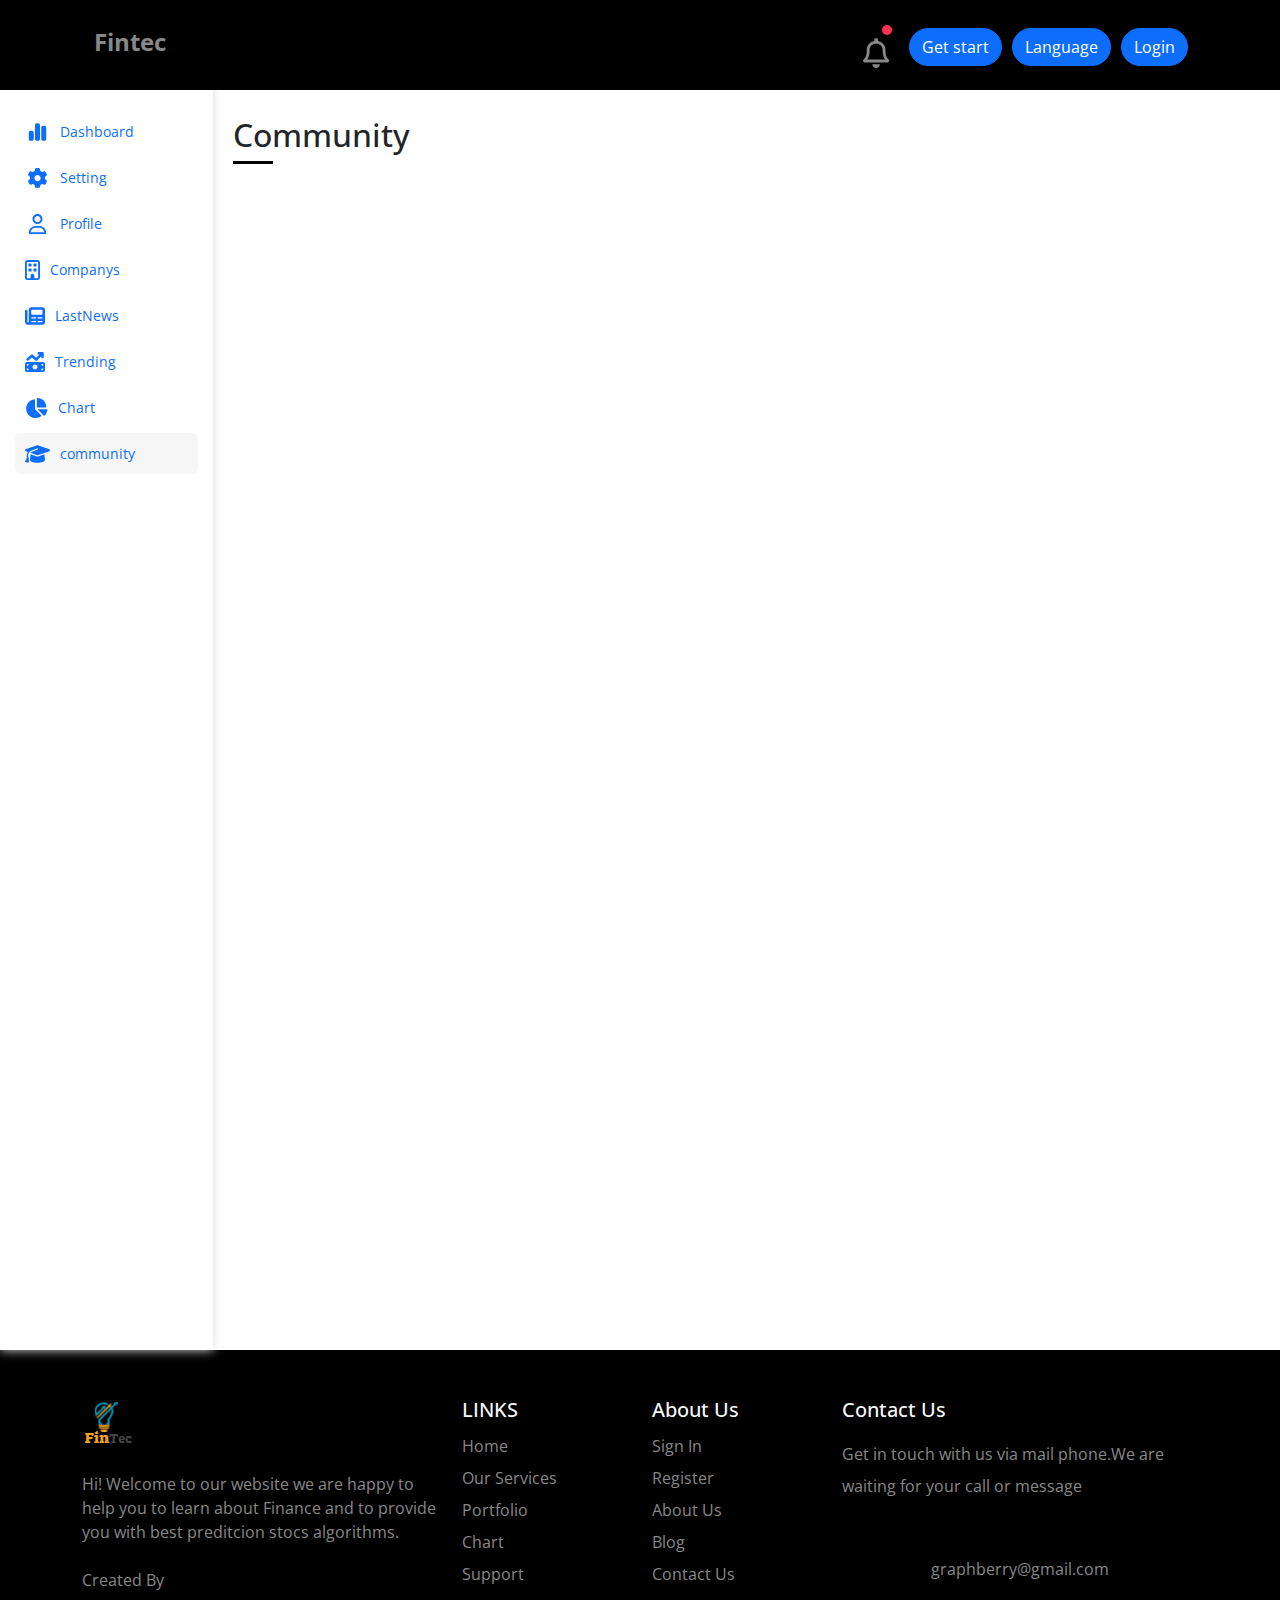
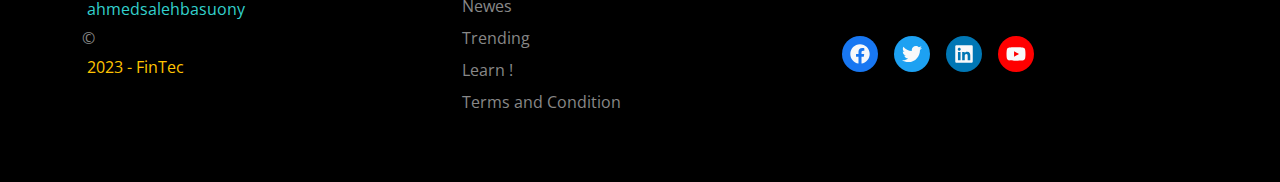
<file: Community.html>
<!DOCTYPE html>
<html lang="en">
<head>
    <meta charset="UTF-8">
    <meta http-equiv="X-UA-Compatible" content="IE=edge">
    <meta name="viewport" content="width=device-width, initial-scale=1.0">
    <title>  Community  </title>
        <!--  boostrap link  -->
        <link rel="stylesheet" href="./css/bootstrap.min.css">

        <!--  boostrap  icons -->
        <link rel="stylesheet" href="https://cdn.jsdelivr.net/npm/bootstrap-icons@1.3.0/font/bootstrap-icons.css" />
        <!-- css link  framework -->
        <link rel="stylesheet" href="./css/framework.css">
        <!--  css link  master -->
        <link rel="stylesheet" href="./css/master.css">
        <!--  normalize link -->
        <link rel="stylesheet" href="./css/normalise.css">
        <!--  all link   -->
        <link rel="stylesheet" href="./css/all.min.css">
        <!--  font link  -->
        <link rel="preconnect" href="https://fonts.googleapis.com" />
        <link rel="preconnect" href="https://fonts.gstatic.com" crossorigin />
        <link href="https://fonts.googleapis.com/css2?family=Open+Sans:wght@300;500&#038;display=swap" rel="stylesheet" />
    
</head>

<body>
    <div class="page d-flex">
        
        <div class="sidebar   p-15  p-relative ">
            <!--<h3  class="p-relative   text-center mt-0 pt-15" > 
                <img src="./logo/logo/logo.png" class="one"   alt="">
                <img src="../FRONT-END/imgs/logo (1)/logo/logo.png" class="two"  alt="">
            </h3>-->
            <br>
            <br>
            <br>
            <br>
            <ul class="  list-none  ">
                <li>
                    <a  class=" d-flex  align-center  fs-20     rad-6  p-10 " href="index.html" >  
                        <i class="fa-solid fa-chart-simple  fa-fw"></i>
                        <span class="hide-mobile" > Dashboard </span>
                    </a>
                </li>
                <li>
                    <a  class=" d-flex  align-center  fs-20    rad-6  p-10 " href="setting.html" >  
                        <i class="fa-solid fa-gear fa-fw "></i>
                        <span class="hide-mobile" > Setting </span>
                    </a>
                </li>
                <li>
                    <a  class="   d-flex  align-center  fs-20     rad-6  p-10 " href="profile.html" >  
                        <i class="fa-regular fa-user  fa-fw"></i>
                        <span class="hide-mobile"> Profile </span>
                    </a>
                </li>
                <li>
                    <a  class="   d-flex  align-center  fs-20     rad-6  p-10 " href="companys.html" >  
                        <i class="fa-regular fa-building"></i>
                        <span class="hide-mobile" > Companys </span>
                    </a>
                </li>
                <li>
                    <a  class="   d-flex  align-center  fs-20     rad-6  p-10 " href="LastNews.html" >  
                        <i class="fa-solid fa-newspaper"></i>
                        <span class="hide-mobile" > LastNews </span>
                    </a>
                </li>
                <li>
                    <a  class="   d-flex  align-center  fs-20     rad-6  p-10 " href="Trending.html" >  
                        <i class="fa-solid fa-money-bill-trend-up"></i>
                        <span class="hide-mobile" > Trending </span>
                    </a>
                </li>
                <li>
                    <a  class="   d-flex  align-center  fs-20    rad-6  p-10 " href="Chart.html" >  
                        <i class="fa-solid fa-chart-pie"></i>
                        <span class="hide-mobile" > Chart </span>
                    </a>
                </li>
                <li>
                    <a  class=" active  d-flex  align-center  fs-20    rad-6  p-10 " href="Community.html" >  
                        <i class="fa-solid fa-graduation-cap"></i>
                        <span class="hide-mobile" > community </span>
                    </a>
                </li>
    



                
            </ul>
        </div> 
    
        <!-- start content  -->
        <div class="content w-full  ">
            <!--   start head  -->

            <div class="head   fixed-top    between-flex   ">
                <nav class="navbar navbar-expand-lg stiky-top   fixed-top   bg-black  w-full  ">
                    <div class="container ">
                        <ul>
                            <li>
                                <!-- <div>
                                    <img src="./images/logo (1)/logo/logo.png"  class="bg-black  logo p-relative" alt="">
                                    </div> -->
                            </li>
                            <li>
                                <a   class="btn btn-primary  newsidebar" data-bs-toggle="offcanvas" href="#offcanvasExample" role="button" aria-controls="offcanvasExample">
                                    Fintec
                                </a>
                                <!-- <div class="search mt-2 p-relative">
                                    <span>  <div class="search  ps-3  pe-3  d-none   d-lg-block">
                                    </div>  </span>
                                    <input  class="p-10" type="search" name="search" id="search"  placeholder="search">
                                </div> -->
                            </li>
                        </ul>
                            <!--<div class="search  p-relative">
                            <span>  <div class="search  ps-3  pe-3  d-none   d-lg-block">
                                <i class="fa-solid fa-magnifying-glass"></i>
                            </div> <i class="fa-sharp fa-solid fa-magnifying-glass"></i> </span>
                            <input  class="p-10" type="search" name="search" id="search"  placeholder="search">
                        </div>-->
                        <nav class="navbar navbar-light bg-black ">
                            
                            <!--<div class="container-fluid">
                                <form class="d-flex  w-75">
                                    <input class="form-control me-2" type="search" placeholder="Search" aria-label="Search">
                                    <button class="btn btn-outline-success" type="submit">Search</button>
                                </form>
                            </div>-->
                        
                        </nav>
                        <button class="navbar-toggler  bg-eee" type="button" data-bs-toggle="collapse" data-bs-target="#navbarSupportedContent" aria-controls="navbarSupportedContent" aria-expanded="false" aria-label="Toggle navigation">
                            <span class="navbar-toggler-icon ">
                                
                            </span>
                        </button>
                        
                        <div class="collapse navbar-collapse" id="navbarSupportedContent">
                            <ul class="navbar-nav ms-auto mb-2 mb-lg-0">
                                
                                <li>
                                    <div class="icons  fs-20  d-flex  space-between">
                                    
                                        <div class=" p-relative mt-2  align-items-center   notification ">
                                            <i class="fa-regular fa-bell fa-lg c-gray ">   </i>
                                        </div>
                                    </div>
                                </li>
                                <li>
                                    <div class="mr-10 mt-2 " >
                                        <div class="dropdown ">
                                            <button class="btn  btn-primary  rounded-pill" type="button" id="dropdownMenuButton2" data-bs-toggle="dropdown" aria-expanded="false">
                                            Get start
                                            </button>
                                            <ul class="dropdown-menu dropdown-menu-dark" aria-labelledby="dropdownMenuButton2">
                                                <li > <a class="dropdown-item between-flex active  fs-20" href="sign_up.html"> <i class="fa-regular fa-user"></i> <span> Sign up </span> </a> </li>
                                                <li><a class="dropdown-item  d-flex  space-around  fs-20 " href="#"> 
                                                    <span> MODE </span>
                                                    <i class=" fs-20   bi bi-brightness-high-fill between-flex align-center  " id="toggleDark">   </i> 
                                                    </a>
                                                </li>
                                                <li > <a class="dropdown-item between-flex active  fs-20" href="sign_in.html"> </a> </li>
                                                </ul>
                                        </div>
                                    </div>
                                </li>
                                <li>
                                    <div class="mr-10 mt-2 " >
                                        <div class="dropdown ">
                                            <button class="btn  btn-primary  rounded-pill" type="button" id="dropdownMenuButton2" data-bs-toggle="dropdown" aria-expanded="false">
                                            Language
                                            </button>
                                            <ul class="dropdown-menu dropdown-menu-dark" aria-labelledby="dropdownMenuButton2">
                                                <li > <a class="dropdown-item between-flex active  fs-20" href="#">  <span> English  </span> </a> </li>
                                                <li > <a class="dropdown-item between-flex   fs-20" href="#">  <span> Arbic  </span> </a> </li>
                                            </ul>
                                        </div>
                                    </div>
                                </li>
                                <li>
                                    <a href="./sign_in.html" class="btn mr-10 mt-2 btn  btn-primary  rounded-pill"> Login </a>

                                </li>
                            </ul>
                            <span></span>
                        </span></div>
                    </div>
                </nav>
                <!--<div class="search  p-relative">
                    <span> <i class="fa-sharp fa-solid fa-magnifying-glass"></i> </span>
                    <input  class="p-10" type="search" name="search" id="search"  placeholder="search">
                </div>-->
                
            </div>
        <!--  end head -->

        <br>
        <br>
        <br>
        <br>

            <h1 class="p-relative"> Community </h1>
            <button id="up"> Up </button>
            
            <div  class="offcanvas offcanvas-start  " tabindex="-1" id="offcanvasExample" aria-labelledby="offcanvasExampleLabel">
                <li>
                    <nav class="navbar navbar-light  ">
                        <div class="container-fluid">
                            <form class="d-flex  w-100">
                                <input class="form-control me-2" type="search" placeholder="Search" aria-label="Search">
                                <button class="btn btn-outline-success" type="submit">Search</button>
                            </form>
                        </div>
                    </nav>
                </li>
                <div class="offcanvas-header">
                    
                <h5 class="offcanvas-title" id="offcanvasExampleLabel">sidebar</h5>
                <button type="button" class="btn-close text-reset" data-bs-dismiss="offcanvas" aria-label="Close"></button>
                </div>
                <div class="offcanvas-body">
                  <div>
                    <ul class="  list-none  ">
                        <li>
                            <a  class="   d-flex  align-center  space-between  fs-20     rad-6  p-10 " href="index.html" >  
                                <i class="fa-solid fa-chart-simple  fa-fw"></i>
                                <span class="" > Dashboard </span>
                            </a>
                        </li>
                        <li>
                            <a  class=" d-flex  align-center space-between  fs-20    rad-6  p-10 " href="setting.html" >  
                                <i class="fa-solid fa-gear fa-fw "> </i>
                                <span class="   d-flex" > Setting </span>
                            </a>
                        </li>
                        <li>
                            <a  class="   d-flex  align-center  fs-20   space-between   rad-6  p-10 " href="profile.html" >  
                                <i class="fa-regular fa-user  fa-fw"></i>
                                <span class=""> Profile </span>
                            </a>
                        </li>
                        <li>
                            <a  class="   d-flex  align-center  fs-20   space-between   rad-6  p-10 " href="companys.html" >  
                                <i class="fa-regular fa-building"></i>
                                <span class="" > Companys </span>
                            </a>
                        </li>
                        <li>
                            <a  class="   d-flex  align-center  fs-20  space-between    rad-6  p-10 " href="LastNews.html" >  
                                <i class="fa-solid fa-newspaper"></i>
                                <span class="" > LastNews </span>
                            </a>
                        </li>
                        <li>
                            <a  class=" active  d-flex  align-center  fs-20   space-between   rad-6  p-10 " href="Trending.html" >  
                                <i class="fa-solid fa-money-bill-trend-up"></i>
                                <span class="" > Trending </span>
                            </a>
                        </li>
                        <li>
                            <a  class="  d-flex  align-center  fs-20   space-between   rad-6  p-10 " href="Chart.html" >  
                                <i class="fa-solid fa-chart-pie"></i>
                                <span class="" > Chart </span>
                            </a>
                        </li>
                        <li>
                            <a  class="   d-flex  align-center  fs-20   space-between   rad-6  p-10 " href="Community.html" >  
                                <i class="fa-solid fa-graduation-cap"></i>
                                <span class="" > Education Com </span>
                            </a>
                        </li>
        
        
        
                        
                    </ul>
                    
                  </div>
                  
                </div>
              </div>
            


    </div>
    </div>
     <!--  start footer -->
     <div class="footer  pt-5  pb-5  text-center   bg-black  text-md-start">
        <div class="container">
            <div class="row">
                <div class="col-md-6 col-lg-4">
                    <div class="info mb-5">
                        <img src="./images/logo (1)/logo/logo.png" class="mb-4" alt="">
                        <p class="mb-4 c-gray">
                            Hi! Welcome to our website we are happy to help you to learn about 
                            Finance and to provide you with best preditcion stocs algorithms.
                        </p>
                        <div class="copyright c-gray">
                            Created By <span class=>  ahmedsalehbasuony </span>
                            <div> &copy; <span> 2023 -  FinTec   </span> </div>
                        </div>
                    </div>
                </div>
                <div class="col-md-6 col-lg-2">
                    <div class="liks">
                        <h5 class="text-light">  LINKS </h5>
                        <ul class="list-unstyled lh-lg c-gray">
                            <li> <a  href="index.html" class="c-gray"> Home </a>   </li>
                            <li> <a href="companys.html" class="c-gray"> Our Services </a>  </li>
                            <li> <a href="profile.html"  class="c-gray">   Portfolio </a></li>
                            <li><a href="Chart.html"  class="c-gray"> Chart </a></li>
                            <li > <a href="setting.html"  class="c-gray"> Support </a></li>
                            <li > <a href="LastNews.html"  class="c-gray"> Newes </a></li>
                            <li > <a href="Trending.html"  class="c-gray"> Trending </a></li>
                            <li > <a href="Community.html"  class="c-gray"> Learn ! </a></li>
                            <li>Terms and Condition</li>
                        </ul>
                    </div>
                </div>

                <div class="col-md-6 col-lg-2">
                    <div class="links">
                        <h5 class="text-light"> About Us </h5>
                        <ul class="list-unstyled  lh-lg c-gray">
                            <li>  <a href="sign_in.html" class="c-gray">  Sign In  </a></li>
                            <li> <a href="sign_up.html" class="c-gray"> Register</a></li>
                            <li>  <a href="abouus.html" class="c-gray"> About Us </a></li>
                            <li>Blog</li>
                            <li>Contact Us</li>
                        </ul>
                        </ul>
                    </div>
                </div>
                <div class="col-md-6 col-lg-4">
                    <div class="contact">
                        <h5 class="text-light"> Contact Us </h5>
                        <p class="lh-lg mt-3 mb-5  c-gray"> Get in touch with us via mail phone.We are waiting for your call or message </p>
                    
                        <a href="#" class="btn rounded-pill main-btn   c-gray  w-100"> graphberry@gmail.com </a>
                        <ul class="d-flex  mt-5  list-unstyled  gap-3">
                                <li>
                                    <a class="d-block text-light" href="#"
                                    ><i class="fa-brands fa-facebook fa-lg facebook rounded-circle p-2"></i
                                    ></a>
                                </li>
                                <li>
                                    <a class="d-block text-light" href="#"
                                    ><i class="fa-brands fa-twitter fa-lg twitter rounded-circle p-2"></i
                                    ></a>
                                </li>
                                <li>
                                    <a class="d-block text-light" href="#"
                                    ><i class="fa-brands fa-linkedin fa-lg linkedin rounded-circle p-2"></i
                                    ></a>
                                </li>
                                <li>
                                    <a class="d-block text-light" href="#"
                                    ><i class="fa-brands fa-youtube fa-lg youtube rounded-circle p-2"></i
                                    ></a>
                                </li>
                        </ul>
                    </div>

                </div>


            </div>
        </div>
    </div>
    <!--  end footer -->

    


    <!-- link to java-script file  -->
        
    <script src="./Java-script/upbotton.js"></script>
    <script src="./Java-script/Translation.js"></script>
    <script src="./Java-script/main.js"></script>
    <script src="./js/all.min.js"></script>
    <script src="./js/bootstrap.bundle.min.js"></script>
    
</body>
</html>
</file>
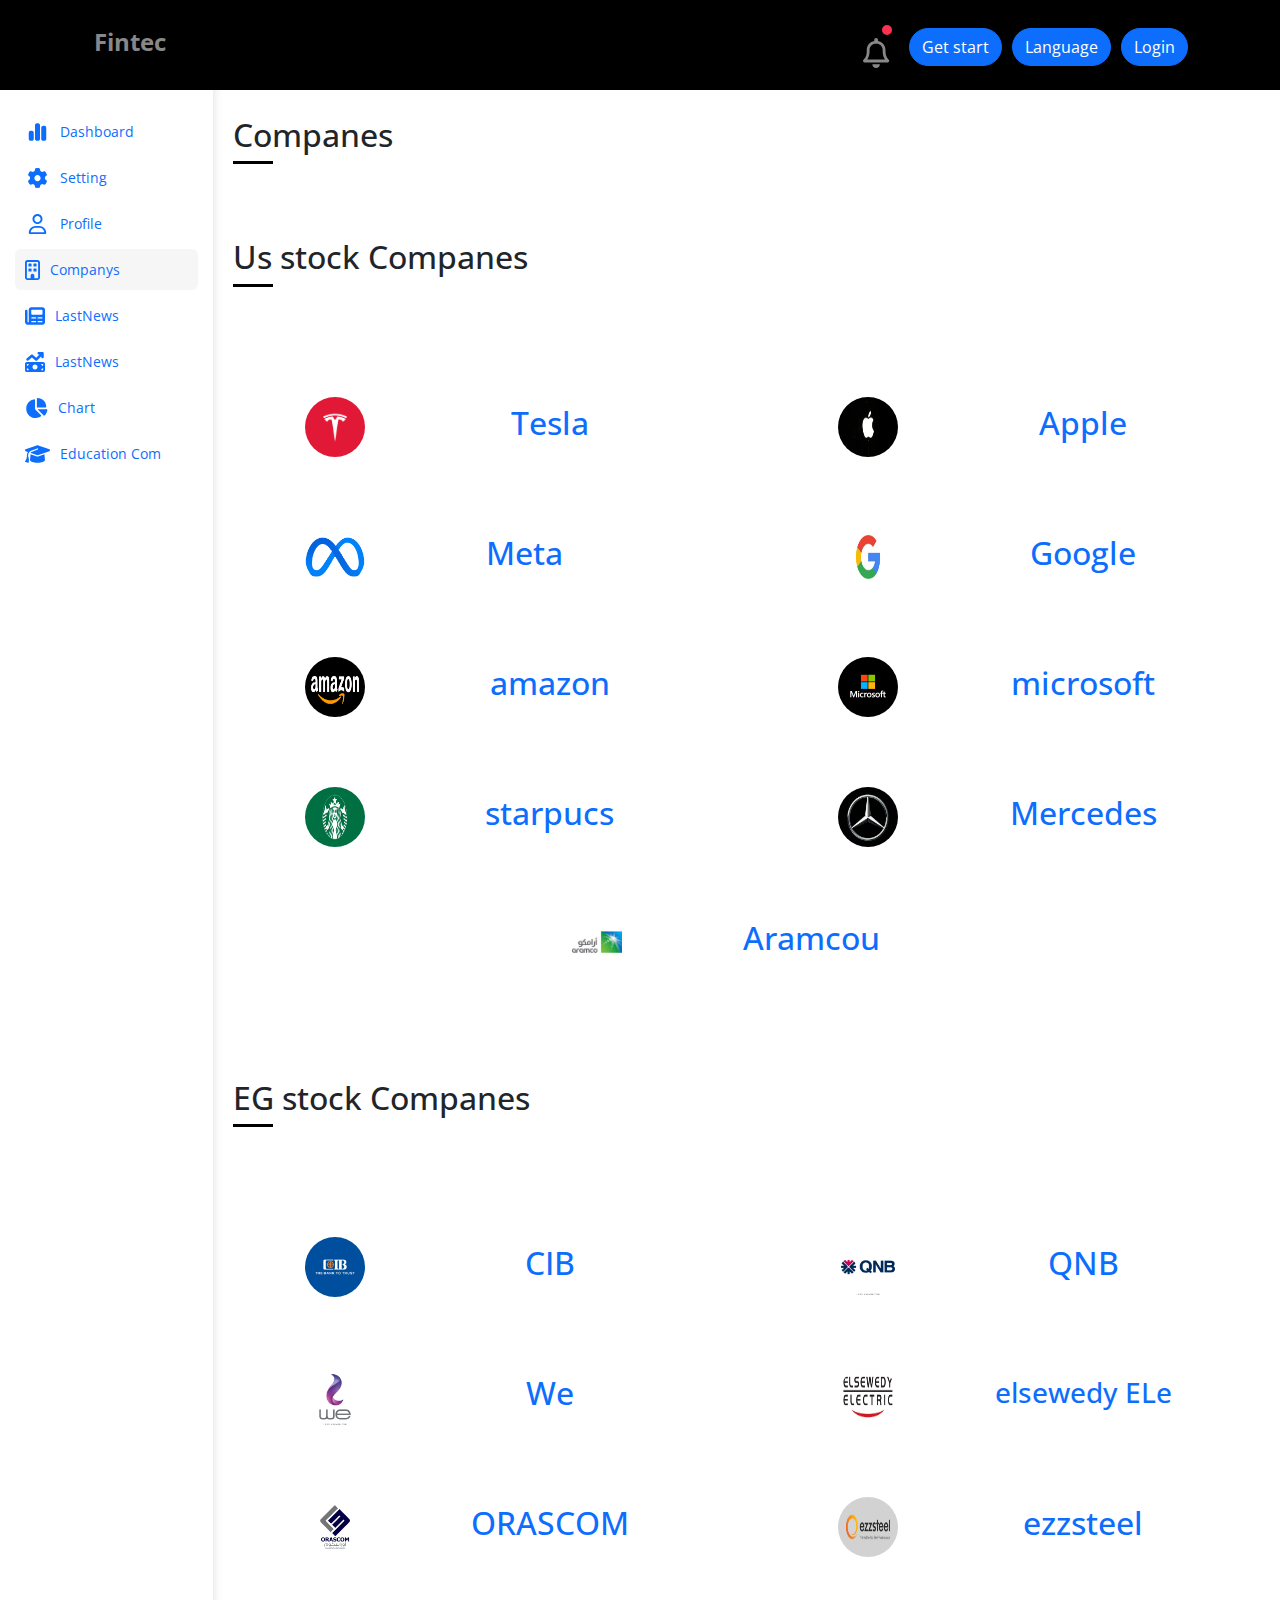
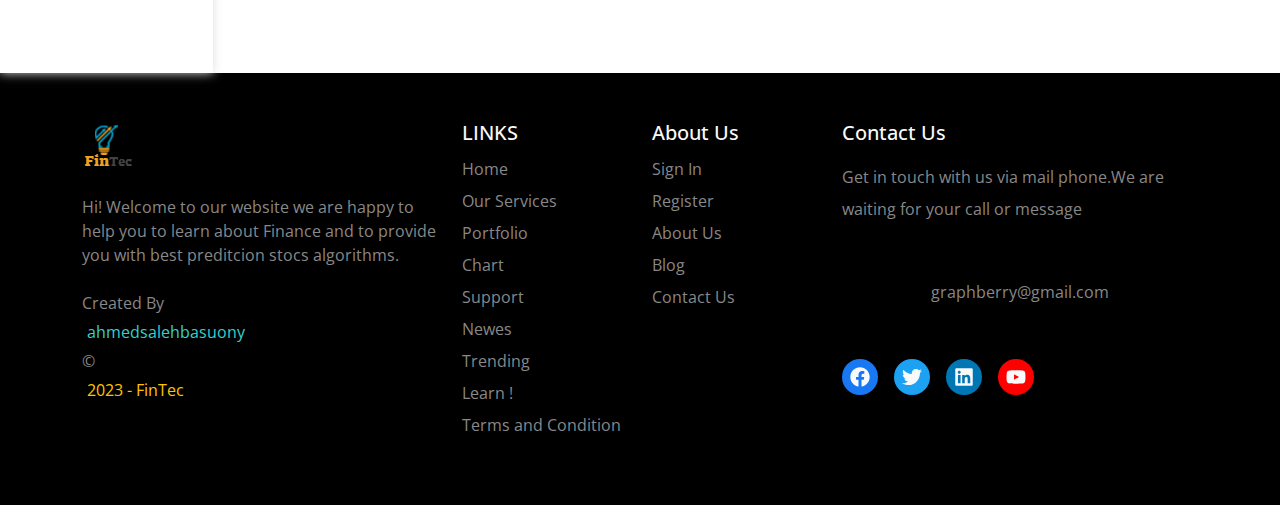
<file: companys.html>
<!DOCTYPE html>
<html lang="en">
<head>
    <meta charset="UTF-8">
    <meta http-equiv="X-UA-Compatible" content="IE=edge">
    <meta name="viewport" content="width=device-width, initial-scale=1.0">
    <title> Companys </title>

    <!--  boostrap link  -->
    <link rel="stylesheet" href="./css/bootstrap.min.css">

    <!--  boostrap  icons -->
    <link rel="stylesheet" href="https://cdn.jsdelivr.net/npm/bootstrap-icons@1.3.0/font/bootstrap-icons.css" />
    <!-- css link  framework -->
    <link rel="stylesheet" href="./css/framework.css">
    <!--  css link  master -->
    <link rel="stylesheet" href="./css/master.css">
    <!--  normalize link -->
    <link rel="stylesheet" href="./css/normalise.css">
    <!--  all link   -->
    <link rel="stylesheet" href="./css/all.min.css">
    <!--  font link  -->
    <link rel="preconnect" href="https://fonts.googleapis.com" />
    <link rel="preconnect" href="https://fonts.gstatic.com" crossorigin />
    <link href="https://fonts.googleapis.com/css2?family=Open+Sans:wght@300;500&#038;display=swap" rel="stylesheet" />

</head>
<body>
    <div class="page d-flex">
        <div class="sidebar   p-15  p-relative  ">
            <!--<h3  class="p-relative   text-center mt-0 pt-15" > 
                <img src="./logo/logo/logo.png" class="one"   alt="">
                <img src="../FRONT-END/imgs/logo (1)/logo/logo.png" class="two"  alt="">
            </h3>-->
            <br>
            <br>
            <br>
            <br>
            <ul class="  list-none  ">
                <li>
                    <a  class="   d-flex  align-center  fs-20     rad-6  p-10 " href="index.html" >  
                        <i class="fa-solid fa-chart-simple  fa-fw"></i>
                        <span class="hide-mobile" > Dashboard </span>
                    </a>
                </li>
                <li>
                    <a  class=" d-flex  align-center  fs-20    rad-6  p-10 " href="setting.html" >  
                        <i class="fa-solid fa-gear fa-fw "></i>
                        <span class="hide-mobile" > Setting </span>
                    </a>
                </li>
                <li>
                    <a  class="   d-flex  align-center  fs-20     rad-6  p-10 " href="profile.html" >  
                        <i class="fa-regular fa-user  fa-fw"></i>
                        <span class="hide-mobile"> Profile </span>
                    </a>
                </li>
                <li>
                    <a  class="active   d-flex  align-center  fs-20     rad-6  p-10 " href="companys.html" >  
                        <i class="fa-regular fa-building"></i>
                        <span class="hide-mobile" > Companys </span>
                    </a>
                </li>
                <li>
                    <a  class="   d-flex  align-center  fs-20     rad-6  p-10 " href="LastNews.html" >  
                        <i class="fa-solid fa-newspaper"></i>
                        <span class="hide-mobile" > LastNews </span>
                    </a>
                </li>
                <li>
                    <a  class="   d-flex  align-center  fs-20     rad-6  p-10 " href="LastNews.html" >  
                        <i class="fa-solid fa-money-bill-trend-up"></i>
                        <span class="hide-mobile" > LastNews </span>
                    </a>
                </li>
                <li>
                    <a  class=" d-flex  align-center  fs-20    rad-6  p-10 " href="Chart.html" >  
                        <i class="fa-solid fa-chart-pie"></i>
                        <span class="hide-mobile" > Chart </span>
                    </a>
                </li>
                <li>
                    <a  class="   d-flex  align-center  fs-20    rad-6  p-10 " href="Community.html" >  
                        <i class="fa-solid fa-graduation-cap"></i>
                        <span class="hide-mobile" > Education Com </span>
                    </a>
                </li>
            </ul>
        </div> 
        
        <!-- start content  -->
        <div class="content w-full  ">
            <!--   start head  -->

            <div class="head   fixed-top    between-flex   ">
                <nav class="navbar navbar-expand-lg stiky-top   fixed-top   bg-black  w-full  ">
                    <div class="container ">
                        <ul>
                            <li>
                                <a   class="btn btn-primary  newsidebar" data-bs-toggle="offcanvas" href="#offcanvasExample" role="button" aria-controls="offcanvasExample">
                                    Fintec
                                </a>
                                
                                <!-- <div>
                                    <img src="./images/logo (1)/logo/logo.png"  class="bg-black  logo p-relative" alt="">
                                    </div> -->
                            </li>
                            <li>
                                <!-- <div class="search mt-2 p-relative">
                                    <span>  <div class="search  ps-3  pe-3  d-none   d-lg-block">
                                    </div>  </span>
                                    <input  class="p-10" type="search" name="search" id="search"  placeholder="search">
                                </div> -->
                            </li>
                        </ul>
                            <!--<div class="search  p-relative">
                            <span>  <div class="search  ps-3  pe-3  d-none   d-lg-block">
                                <i class="fa-solid fa-magnifying-glass"></i>
                            </div> <i class="fa-sharp fa-solid fa-magnifying-glass"></i> </span>
                            <input  class="p-10" type="search" name="search" id="search"  placeholder="search">
                        </div>-->
                        <nav class="navbar navbar-light bg-black ">
                            
                            <!--<div class="container-fluid">
                                <form class="d-flex  w-75">
                                    <input class="form-control me-2" type="search" placeholder="Search" aria-label="Search">
                                    <button class="btn btn-outline-success" type="submit">Search</button>
                                </form>
                            </div>-->
                        
                        </nav>
                        <button class="navbar-toggler  bg-eee" type="button" data-bs-toggle="collapse" data-bs-target="#navbarSupportedContent" aria-controls="navbarSupportedContent" aria-expanded="false" aria-label="Toggle navigation">
                            <span class="navbar-toggler-icon ">
                                
                            </span>
                        </button>
                        
                        <div class="collapse navbar-collapse" id="navbarSupportedContent">
                            <ul class="navbar-nav ms-auto mb-2 mb-lg-0">
                                
                                <li>
                                    <div class="icons  fs-20  d-flex  space-between">
                                    
                                        <div class=" p-relative mt-2  align-items-center   notification ">
                                            <i class="fa-regular fa-bell fa-lg c-gray ">   </i>
                                        </div>
                                    </div>
                                </li>
                                <li>
                                    <div class="mr-10 mt-2 " >
                                        <div class="dropdown ">
                                            <button class="btn  btn-primary  rounded-pill" type="button" id="dropdownMenuButton2" data-bs-toggle="dropdown" aria-expanded="false">
                                            Get start
                                            </button>
                                            <ul class="dropdown-menu dropdown-menu-dark" aria-labelledby="dropdownMenuButton2">
                                                <li > <a class="dropdown-item between-flex active  fs-20" href="sign_up.html"> <i class="fa-regular fa-user"></i> <span> Sign up </span> </a> </li>
                                                <li><a class="dropdown-item  d-flex  space-around  fs-20 " href="#"> 
                                                    <span> MODE </span>
                                                    <i class=" fs-20   bi bi-brightness-high-fill between-flex align-center  " id="toggleDark">   </i> 
                                                    </a>
                                                </li>
                                                <li > <a class="dropdown-item between-flex active  fs-20" href="sign_in.html"> </a> </li>
                                                </ul>
                                        </div>
                                    </div>
                                </li>
                                <li>
                                    <div class="mr-10 mt-2 " >
                                        <div class="dropdown ">
                                            <button class="btn  btn-primary  rounded-pill" type="button" id="dropdownMenuButton2" data-bs-toggle="dropdown" aria-expanded="false">
                                            Language
                                            </button>
                                            <ul class="dropdown-menu dropdown-menu-dark" aria-labelledby="dropdownMenuButton2">
                                                <li > <a class="dropdown-item between-flex active  fs-20" href="#">  <span> English  </span> </a> </li>
                                                <li > <a class="dropdown-item between-flex   fs-20" href="#">  <span> Arbic  </span> </a> </li>
                                            </ul>
                                        </div>
                                    </div>
                                </li>
                                <li>
                                    <a href="./sign_in.html" class="btn mr-10 mt-2 btn  btn-primary  rounded-pill"> Login </a>

                                </li>
                            </ul>
                            <span></span>
                        </span></div>
                    </div>
                </nav>
                <!--<div class="search  p-relative">
                    <span> <i class="fa-sharp fa-solid fa-magnifying-glass"></i> </span>
                    <input  class="p-10" type="search" name="search" id="search"  placeholder="search">
                </div>-->
                
            </div>
            <!--  end head -->

            <br>
            <br>
            <br>
            <br>

            <h1 class="p-relative"> Companes </h1>

            <!-- start up botton -->

            <button id="up"> Up </button>

            <br>
        
            <h1 class="p-relative"> Us stock Companes </h1>
            <div class="companes-block  ">
                <div class="tesla-block  ">
                    <img src="./images/tesla-symbol.jpg" class="logoes"  alt="logo photo">
                    <div class="company-details">
                        
                        <a href="companyContent.html"> <h2> Tesla </h2> </a>

                    </div>
                    <div class="scrap-value">
                        
                    </div>
                </div>
                <div class="Apple-block   ">
                    <a href="Apple.html">
                        <img src="./images/apple-logo-1656693488392.webp" class="logoes"   alt="logo photo">
                        <div class="company-details">
                            <a href="companyContent.html"> <h2 > Apple </h2> </a>
                        </div>
                    </a>

                    <div class="scrap-value">
                        
                    </div>
                </div>
                <div class="meta-block ">
                    <a href="Meta.html">
                        <img src="./images/images.png" class="logoes"   alt="logo photo">
                        <div class="company-details">
                            <a href="companyContent.html"> <h2> Meta </h2> </a>
                        </div>
                    </a>
                    <br>
                    <div class="scrap-value">

                    </div>

                </div>
                <div class="google-block   ">
                    <img src="./images/mkXgKuGBww7TQUASvxRxmR-320-80.jpg" class="logoes"   alt="logo photo">
                    <div class="company-details">
                        <a href="companyContent.html"> <h2> Google </h2> </a>
                        
                    </div>
                    <div class="scrap-value">
                        
                    </div>

                </div>

                <div class=" amazon-block   ">
                    <img src="./images/Amazon-Logo-Font-1-scaled.webp" class="logoes"   alt="logo photo">
                    <div class="company-details">
                        <a href="companyContent.html"> <h2> amazon </h2> </a>
                    </div>
                    <div class="scrap-value">
                    </div>
                </div>

                <div class=" microsoft-block   ">
                    <img src="./images/microsoft-logo-icon-editorial-free-vector.webp" class="logoes"   alt="logo photo">
                    <div class="company-details">
                        <a href="companyContent.html"> <h2> microsoft </h2> </a>
                    </div>
                    <div class="scrap-value">  
                    </div>
                </div>
                <div class="starpucs-block   ">
                    <img src="./images/8tEvBrHEeMTTBt26SiniHM-1200-80.jpg" class="logoes"   alt="logo photo">
                    <div class="company-details">
                        <a href="companyContent.html"> <h2> starpucs </h2> </a>
                    </div>
                    <div class="scrap-value">  
                    </div>
                </div>

                <div class="starpucs-block   ">
                    <img src="./images/تنزيل (1).jpg" class="logoes"   alt="logo photo">
                    <div class="company-details">
                        <a href="companyContent.html"> <h2> Mercedes </h2> </a>
                    </div>
                    <div class="scrap-value">  
                    </div>
                </div>

                <div class="google-block   ">
                    <img src="./images/تنزيل.jpg" width="50px" height="50px"   alt="logo photo">
                    <div class="company-details">
                        <a href="companyContent.html"> <h2> Aramcou </h2> </a>
                        
                    </div>
                    <div class="scrap-value">
                        
                    </div>

                </div>

            </div>

            <br>
            <br>
            <br>
            
            <h1 class="p-relative"> EG stock Companes </h1>
            <div class="companes-block  ">
                <div class="starpucs-block   ">
                    <img src="./images/1604490577573.jpg" class="logoes"   alt="logo photo">
                    <div class="company-details">
                        <a href="companyContent.html"> <h2> CIB </h2> </a>
                    </div>
                    <div class="scrap-value">  
                    </div>
                </div>
                <div class="starpucs-block   ">
                    <img src="./images/بنك قطر الوطني.jpg" class="logoes"   alt="logo photo">
                    <div class="company-details">
                        <a href="companyContent.html"> <h2> QNB </h2> </a>
                    </div>
                    <div class="scrap-value">  
                    </div>
                </div>
                <div class="starpucs-block   ">
                    <img src="./images/المصرية للاتصالات.jpg" class="logoes"   alt="logo photo">
                    <div class="company-details">
                        <a href="companyContent.html"> <h2> We </h2> </a>
                    </div>
                    <div class="scrap-value">  
                    </div>
                </div>
                <div class="starpucs-block   ">
                    <img src="./images/7e797731-ef48-494e-abf7-f3017230af35.jpg" class="logoes"   alt="logo photo">
                    <div class="company-details">
                        <a href="companyContent.html"> <h3> elsewedy ELe </h3> </a>
                    </div>
                    <div class="scrap-value">  
                    </div>
                </div>
                <div class="starpucs-block   ">
                    <img src="./images/aroscum.png" class="logoes"   alt="logo photo">
                    <div class="company-details">
                        <a href="companyContent.html"> <h2> ORASCOM </h2> </a>
                    </div>
                    <div class="scrap-value">  
                    </div>
                </div>
                <div class="starpucs-block   ">
                    <img src="./images/twitter.png" class="logoes"   alt="logo photo">
                    <div class="company-details">
                        <a href="companyContent.html"> <h2> ezzsteel </h2> </a>
                    </div>
                    <div class="scrap-value">  
                    </div>
                </div>
            </div>

            <br>
            <br>
            <br>
            <br>
            
            
            


            

            <!-- end up botton -->


            
            <div  class="offcanvas offcanvas-start  " tabindex="-1" id="offcanvasExample" aria-labelledby="offcanvasExampleLabel">
                <li>
                    <nav class="navbar navbar-light  ">
                        <div class="container-fluid">
                            <form class="d-flex  w-100">
                                <input class="form-control me-2" type="search" placeholder="Search" aria-label="Search">
                                <button class="btn btn-outline-success" type="submit">Search</button>
                            </form>
                        </div>
                    </nav>
                </li>
                <div class="offcanvas-header">
                    
                <h5 class="offcanvas-title" id="offcanvasExampleLabel">sidebar</h5>
                <button type="button" class="btn-close text-reset" data-bs-dismiss="offcanvas" aria-label="Close"></button>
                </div>
                <div class="offcanvas-body">
                  <div>
                    <ul class="  list-none  ">
                        <li>
                            <a  class="   d-flex  align-center  space-between  fs-20     rad-6  p-10 " href="index.html" >  
                                <i class="fa-solid fa-chart-simple  fa-fw"></i>
                                <span class="" > Dashboard </span>
                            </a>
                        </li>
                        <li>
                            <a  class=" d-flex  align-center space-between  fs-20    rad-6  p-10 " href="setting.html" >  
                                <i class="fa-solid fa-gear fa-fw "> </i>
                                <span class="   d-flex" > Setting </span>
                            </a>
                        </li>
                        <li>
                            <a  class="   d-flex  align-center  fs-20   space-between   rad-6  p-10 " href="profile.html" >  
                                <i class="fa-regular fa-user  fa-fw"></i>
                                <span class=""> Profile </span>
                            </a>
                        </li>
                        <li>
                            <a  class="   d-flex  align-center  fs-20   space-between   rad-6  p-10 " href="companys.html" >  
                                <i class="fa-regular fa-building"></i>
                                <span class="" > Companys </span>
                            </a>
                        </li>
                        <li>
                            <a  class="   d-flex  align-center  fs-20  space-between    rad-6  p-10 " href="LastNews.html" >  
                                <i class="fa-solid fa-newspaper"></i>
                                <span class="" > LastNews </span>
                            </a>
                        </li>
                        <li>
                            <a  class=" active  d-flex  align-center  fs-20   space-between   rad-6  p-10 " href="Trending.html" >  
                                <i class="fa-solid fa-money-bill-trend-up"></i>
                                <span class="" > Trending </span>
                            </a>
                        </li>
                        <li>
                            <a  class="  d-flex  align-center  fs-20   space-between   rad-6  p-10 " href="Chart.html" >  
                                <i class="fa-solid fa-chart-pie"></i>
                                <span class="" > Chart </span>
                            </a>
                        </li>
                        <li>
                            <a  class="   d-flex  align-center  fs-20   space-between   rad-6  p-10 " href="Community.html" >  
                                <i class="fa-solid fa-graduation-cap"></i>
                                <span class="" > Education Com </span>
                            </a>
                        </li>
        
        
        
                        
                    </ul>
                    
                  </div>
                  
                </div>
              </div>
        </div>
    </div>
    
            <!--  start footer -->
    <div class="footer  pt-5  pb-5  text-center   bg-black  text-md-start">
        <div class="container">
            <div class="row">
                <div class="col-md-6 col-lg-4">
                    <div class="info mb-5">
                        <img src="./images/logo (1)/logo/logo.png" class="mb-4" alt="">
                        <p class="mb-4 c-gray">
                            Hi! Welcome to our website we are happy to help you to learn about 
                            Finance and to provide you with best preditcion stocs algorithms.
                        </p>
                        <div class="copyright c-gray">
                            Created By <span class=>  ahmedsalehbasuony </span>
                            <div> &copy; <span> 2023 -  FinTec   </span> </div>
                        </div>
                    </div>
                </div>
                <div class="col-md-6 col-lg-2">
                    <div class="liks">
                        <h5 class="text-light">  LINKS </h5>
                        <ul class="list-unstyled lh-lg c-gray">
                            <li> <a  href="index.html" class="c-gray"> Home </a>   </li>
                            <li> <a href="companys.html" class="c-gray"> Our Services </a>  </li>
                            <li> <a href="profile.html"  class="c-gray">   Portfolio </a></li>
                            <li><a href="Chart.html"  class="c-gray"> Chart </a></li>
                            <li > <a href="setting.html"  class="c-gray"> Support </a></li>
                            <li > <a href="LastNews.html"  class="c-gray"> Newes </a></li>
                            <li > <a href="Trending.html"  class="c-gray"> Trending </a></li>
                            <li > <a href="Community.html"  class="c-gray"> Learn ! </a></li>
                            <li>Terms and Condition</li>
                        </ul>
                    </div>
                </div>

                <div class="col-md-6 col-lg-2">
                    <div class="links">
                        <h5 class="text-light"> About Us </h5>
                        <ul class="list-unstyled  lh-lg c-gray">
                            <li>  <a href="sign_in.html" class="c-gray">  Sign In  </a></li>
                            <li> <a href="sign_up.html" class="c-gray"> Register</a></li>
                            <li>  <a href="abouus.html" class="c-gray"> About Us </a></li>
                            <li>Blog</li>
                            <li>Contact Us</li>
                        </ul>
                        </ul>
                    </div>
                </div>
                <div class="col-md-6 col-lg-4">
                    <div class="contact">
                        <h5 class="text-light"> Contact Us </h5>
                        <p class="lh-lg mt-3 mb-5  c-gray"> Get in touch with us via mail phone.We are waiting for your call or message </p>
                    
                        <a href="#" class="btn rounded-pill main-btn   c-gray  w-100"> graphberry@gmail.com </a>
                        <ul class="d-flex  mt-5  list-unstyled  gap-3">
                                <li>
                                    <a class="d-block text-light" href="#"
                                    ><i class="fa-brands fa-facebook fa-lg facebook rounded-circle p-2"></i
                                    ></a>
                                </li>
                                <li>
                                    <a class="d-block text-light" href="#"
                                    ><i class="fa-brands fa-twitter fa-lg twitter rounded-circle p-2"></i
                                    ></a>
                                </li>
                                <li>
                                    <a class="d-block text-light" href="#"
                                    ><i class="fa-brands fa-linkedin fa-lg linkedin rounded-circle p-2"></i
                                    ></a>
                                </li>
                                <li>
                                    <a class="d-block text-light" href="#"
                                    ><i class="fa-brands fa-youtube fa-lg youtube rounded-circle p-2"></i
                                    ></a>
                                </li>
                        </ul>
                    </div>

                </div>


            </div>
        </div>
    </div>
    <!--  end footer -->
            <!-- link to java-script file  -->

    <script src="./Java-script/upbotton.js"></script>
    <script src="./Java-script/Translation.js"></script>
    <script src="./Java-script/main.js"></script>
    <script src="./js/all.min.js"></script>
    <script src="./js/bootstrap.bundle.min.js"></script>

    
</body>
</html>
</file>
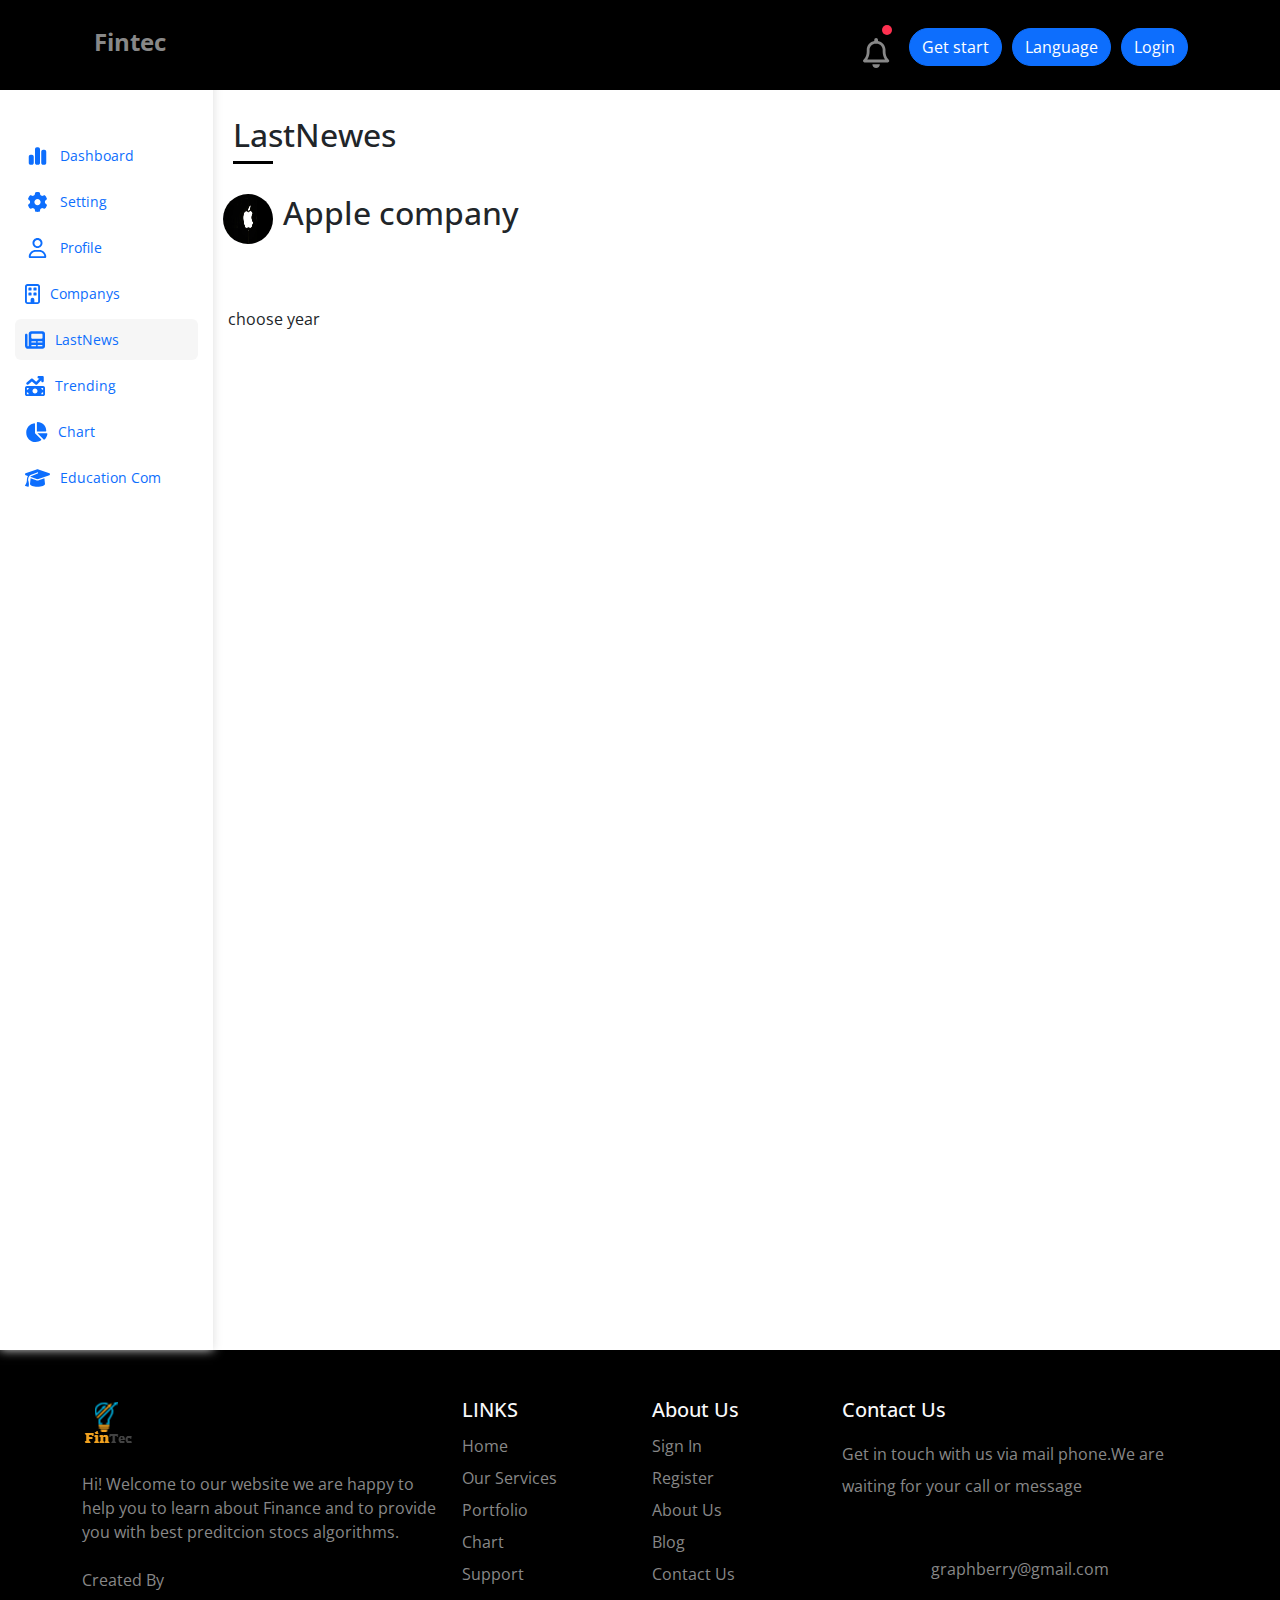
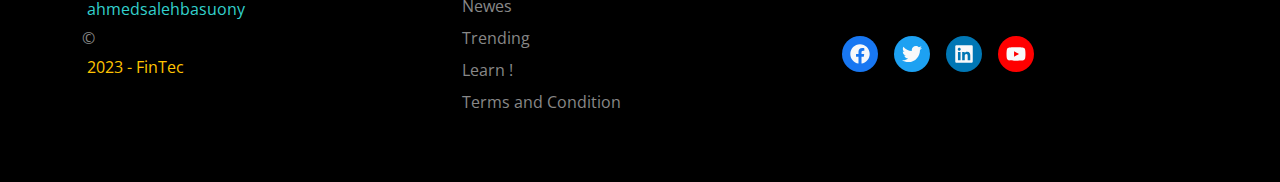
<file: LastNews.html>
<!DOCTYPE html>
<html lang="en">
<head>
    <meta charset="UTF-8">
    <meta http-equiv="X-UA-Compatible" content="IE=edge">
    <meta name="viewport" content="width=device-width, initial-scale=1.0">
    <title>LastNewes</title>
    
    <!--  boostrap link  -->
    <link rel="stylesheet" href="./css/bootstrap.min.css">

    <!--  boostrap  icons -->
    <link rel="stylesheet" href="https://cdn.jsdelivr.net/npm/bootstrap-icons@1.3.0/font/bootstrap-icons.css" />
    <!-- css link  framework -->
    <link rel="stylesheet" href="./css/framework.css">
    <!--  css link  master -->
    <link rel="stylesheet" href="./css/master.css">
    <!--  normalize link -->
    <link rel="stylesheet" href="./css/normalise.css">
    <!--  all link   -->
    <link rel="stylesheet" href="./css/all.min.css">
    <!--  font link  -->
    <link rel="preconnect" href="https://fonts.googleapis.com" />
    <link rel="preconnect" href="https://fonts.gstatic.com" crossorigin />
    <link href="https://fonts.googleapis.com/css2?family=Open+Sans:wght@300;500&#038;display=swap" rel="stylesheet" />

</head>
<body>
    <div class="page d-flex">

        <div class="sidebar   p-15  p-relative ">
            <!--<h3  class="p-relative   text-center mt-0 pt-15" > 
                <img src="./logo/logo/logo.png" class="one"   alt="">
                <img src="../FRONT-END/imgs/logo (1)/logo/logo.png" class="two"  alt="">
            </h3>-->
            
            <ul class="  list-none  ">
                <br>
                <br>
                <br>
                <br>
                <br>
                <li>
                    <a  class="   d-flex  align-center  fs-20     rad-6  p-10 " href="index.html" >  
                        <i class="fa-solid fa-chart-simple  fa-fw"></i>
                        <span class="hide-mobile" > Dashboard </span>
                    </a>
                </li>
                <li>
                    <a  class=" d-flex  align-center  fs-20    rad-6  p-10 " href="setting.html" >  
                        <i class="fa-solid fa-gear fa-fw "></i>
                        <span class="hide-mobile" > Setting </span>
                    </a>
                </li>
                <li>
                    <a  class="   d-flex  align-center  fs-20     rad-6  p-10 " href="profile.html" >  
                        <i class="fa-regular fa-user  fa-fw"></i>
                        <span class="hide-mobile"> Profile </span>
                    </a>
                </li>
                <li>
                    <a  class="   d-flex  align-center  fs-20     rad-6  p-10 " href="companys.html" >  
                        <i class="fa-regular fa-building"></i>
                        <span class="hide-mobile" > Companys </span>
                    </a>
                </li>
                <li>
                    <a  class="active   d-flex  align-center  fs-20     rad-6  p-10 " href="LastNews.html" >  
                        <i class="fa-solid fa-newspaper"></i>
                        <span class="hide-mobile" > LastNews </span>
                    </a>
                </li>
                <li>
                    <a  class="   d-flex  align-center  fs-20     rad-6  p-10 " href="Trending.html" >  
                        <i class="fa-solid fa-money-bill-trend-up"></i>
                        <span class="hide-mobile" > Trending </span>
                    </a>
                </li>
                <li>
                    <a  class=" d-flex  align-center  fs-20    rad-6  p-10 " href="Chart.html" >  
                        <i class="fa-solid fa-chart-pie"></i>
                        <span class="hide-mobile" > Chart </span>
                    </a>
                </li>
                <li>
                    <a  class="   d-flex  align-center  fs-20    rad-6  p-10 " href="Community.html" >  
                        <i class="fa-solid fa-graduation-cap"></i>
                        <span class="hide-mobile" > Education Com </span>
                    </a>
                </li>



                
            </ul>
        </div> 
    
        <!-- start content  -->
        <div class="content w-full  ">
            <!--   start head  -->

            <div class="head   fixed-top    between-flex   ">
                <nav class="navbar navbar-expand-lg stiky-top   fixed-top   bg-black  w-full  ">
                    <div class="container ">
                        <ul>
                            <li>
                                <!-- <div>
                                    <img src="./images/logo (1)/logo/logo.png"  class="bg-black  logo p-relative" alt="">
                                    </div> -->
                            </li>
                            <li>
                                <a   class="btn btn-primary  newsidebar" data-bs-toggle="offcanvas" href="#offcanvasExample" role="button" aria-controls="offcanvasExample">
                                    Fintec
                                </a>
                                <!-- <div class="search mt-2 p-relative">
                                    <span>  <div class="search  ps-3  pe-3  d-none   d-lg-block">
                                    </div>  </span>
                                    <input  class="p-10" type="search" name="search" id="search"  placeholder="search">
                                </div> -->
                            </li>
                        </ul>
                            <!--<div class="search  p-relative">
                            <span>  <div class="search  ps-3  pe-3  d-none   d-lg-block">
                                <i class="fa-solid fa-magnifying-glass"></i>
                            </div> <i class="fa-sharp fa-solid fa-magnifying-glass"></i> </span>
                            <input  class="p-10" type="search" name="search" id="search"  placeholder="search">
                        </div>-->
                        <nav class="navbar navbar-light bg-black ">
                            
                            <!--<div class="container-fluid">
                                <form class="d-flex  w-75">
                                    <input class="form-control me-2" type="search" placeholder="Search" aria-label="Search">
                                    <button class="btn btn-outline-success" type="submit">Search</button>
                                </form>
                            </div>-->
                        
                        </nav>
                        <button class="navbar-toggler  bg-eee" type="button" data-bs-toggle="collapse" data-bs-target="#navbarSupportedContent" aria-controls="navbarSupportedContent" aria-expanded="false" aria-label="Toggle navigation">
                            <span class="navbar-toggler-icon ">
                                
                            </span>
                        </button>
                        
                        <div class="collapse navbar-collapse" id="navbarSupportedContent">
                            <ul class="navbar-nav ms-auto mb-2 mb-lg-0">
                                
                                <li>
                                    <div class="icons  fs-20  d-flex  space-between">
                                    
                                        <div class=" p-relative mt-2  align-items-center   notification ">
                                            <i class="fa-regular fa-bell fa-lg c-gray ">   </i>
                                        </div>
                                    </div>
                                </li>
                                <li>
                                    <div class="mr-10 mt-2 " >
                                        <div class="dropdown ">
                                            <button class="btn  btn-primary  rounded-pill" type="button" id="dropdownMenuButton2" data-bs-toggle="dropdown" aria-expanded="false">
                                            Get start
                                            </button>
                                            <ul class="dropdown-menu dropdown-menu-dark" aria-labelledby="dropdownMenuButton2">
                                                <li > <a class="dropdown-item between-flex active  fs-20" href="sign_up.html"> <i class="fa-regular fa-user"></i> <span> Sign up </span> </a> </li>
                                                <li><a class="dropdown-item  d-flex  space-around  fs-20 " href="#"> 
                                                    <span> MODE </span>
                                                    <i class=" fs-20   bi bi-brightness-high-fill between-flex align-center  " id="toggleDark">   </i> 
                                                    </a>
                                                </li>
                                                <li > <a class="dropdown-item between-flex active  fs-20" href="sign_in.html"> </a> </li>
                                                </ul>
                                        </div>
                                    </div>
                                </li>
                                <li>
                                    <div class="mr-10 mt-2 " >
                                        <div class="dropdown ">
                                            <button class="btn  btn-primary  rounded-pill" type="button" id="dropdownMenuButton2" data-bs-toggle="dropdown" aria-expanded="false">
                                            Language
                                            </button>
                                            <ul class="dropdown-menu dropdown-menu-dark" aria-labelledby="dropdownMenuButton2">
                                                <li > <a class="dropdown-item between-flex active  fs-20" href="#">  <span> English  </span> </a> </li>
                                                <li > <a class="dropdown-item between-flex   fs-20" href="#">  <span> Arbic  </span> </a> </li>
                                            </ul>
                                        </div>
                                    </div>
                                </li>
                                <li>
                                    <a href="./sign_in.html" class="btn mr-10 mt-2 btn  btn-primary  rounded-pill"> Login </a>

                                </li>
                            </ul>
                            <span></span>
                        </span></div>

                        <!-- start up botton -->

                        <button id="up"> Up </button>

                        <!-- end up botton -->


                    </div>
                </nav>
                <!--<div class="search  p-relative">
                    <span> <i class="fa-sharp fa-solid fa-magnifying-glass"></i> </span>
                    <input  class="p-10" type="search" name="search" id="search"  placeholder="search">
                </div>-->
                    
                </div>
            <!--  end head -->

            <br>
            <br>
            <br>
            <br>

                <h1 class="p-relative"> LastNewes </h1>
                <div class="head d-flex  pb-5">
                    <img class=" ml-10" src="./images/apple-logo-1656693488392.webp" style="border-radius: 50%;" width="50px" height="50px" alt="">
                    <h2 class=" ml-10"> Apple company </h2>
                
                </div>
                <ul class="companyContent " style=" padding: 10px; margin: 5px; ">
                    <label for="select"> choose year </label>
                    <!-- <select style="width: 120px; margin-left: 10px;" name="" id="">
                        <option value="2022"> 2022 </option>
                        <option value=""> 2021 </option>
                        <option value=""> 2020 </option>
                        <option value=""> 2019 </option>
                        <option value=""> 2018 </option>
                        <option value=""> 2017 </option>
                        <option value=""> 2016 </option>
                        <option value=""> 2015 </option>
                        <option value=""> 2014 </option>
                        <option value=""> 2013 </option>
                        <option value=""> 2012 </option>
                        <option value=""> 2011 </option>
                        <option value=""> 2010 </option>
                        <option value=""> 2009 </option>
                        <option value=""> 2008 </option>
                        <option value=""> 2007 </option>
                        <option value=""> 2006 </option>
                        <option value=""> 2005 </option>
                        <option value=""> 2004 </option>
                        <option value=""> 2003 </option>
                        <option value=""> 2002 </option>
                        <option value=""> 2001 </option>
                        <option value=""> 2000 </option>
                        <option value=""> 1999 </option>
                        <option value=""> 1998 </option>
                        <option value=""> 1997 </option>
                        <option value=""> 1996 </option>
                        <option value=""> 1995 </option>
                        <option value=""> 1994 </option>
                        <option value=""> 1993 </option>
                        <option value=""> 1992 </option>
                        <option value=""> 1991 </option>
                        <option value=""> 1991 </option>
                        <option value=""> 1990 </option>
                        <option value=""> 1989 </option>
                        <option value=""> 1988 </option>
                        <option value=""> 1987 </option>
                        <option value=""> 1986 </option>
                        <option value=""> 1985 </option>
                    </select> -->
                    <br>
                    <br>
                </ul>
                <!--<div class="content">
                    <iframe src="" frameborder="0"></iframe>
                    <iframe width="560" height="315" src="https://www.youtube.com/embed/zUcc4vW-jsI" title="YouTube video player" frameborder="0" allow="accelerometer; autoplay; clipboard-write; encrypted-media; gyroscope; picture-in-picture; web-share" allowfullscreen></iframe>
                </div> -->
                <!-- <video autoplay controls width="400px" height="300px ">
                    <source src="./data/01. مقدمة عن برمجة الألعاب - Game development Introduction(720P_HD).mp4"  type="video/mp4">
                </video> -->
            </div>

    </div>
    
    <div  class="offcanvas offcanvas-start  " tabindex="-1" id="offcanvasExample" aria-labelledby="offcanvasExampleLabel">
        <li>
            <nav class="navbar navbar-light  ">
                <div class="container-fluid">
                    <form class="d-flex  w-100">
                        <input class="form-control me-2" type="search" placeholder="Search" aria-label="Search">
                        <button class="btn btn-outline-success" type="submit">Search</button>
                    </form>
                </div>
            </nav>
        </li>
        <div class="offcanvas-header">
            
        <h5 class="offcanvas-title" id="offcanvasExampleLabel">sidebar</h5>
        <button type="button" class="btn-close text-reset" data-bs-dismiss="offcanvas" aria-label="Close"></button>
        </div>
        <div class="offcanvas-body">
          <div>
            <ul class="  list-none  ">
                <li>
                    <a  class="   d-flex  align-center  space-between  fs-20     rad-6  p-10 " href="index.html" >  
                        <i class="fa-solid fa-chart-simple  fa-fw"></i>
                        <span class="" > Dashboard </span>
                    </a>
                </li>
                <li>
                    <a  class=" d-flex  align-center space-between  fs-20    rad-6  p-10 " href="setting.html" >  
                        <i class="fa-solid fa-gear fa-fw "> </i>
                        <span class="   d-flex" > Setting </span>
                    </a>
                </li>
                <li>
                    <a  class="   d-flex  align-center  fs-20   space-between   rad-6  p-10 " href="profile.html" >  
                        <i class="fa-regular fa-user  fa-fw"></i>
                        <span class=""> Profile </span>
                    </a>
                </li>
                <li>
                    <a  class="   d-flex  align-center  fs-20   space-between   rad-6  p-10 " href="companys.html" >  
                        <i class="fa-regular fa-building"></i>
                        <span class="" > Companys </span>
                    </a>
                </li>
                <li>
                    <a  class="   d-flex  align-center  fs-20  space-between    rad-6  p-10 " href="LastNews.html" >  
                        <i class="fa-solid fa-newspaper"></i>
                        <span class="" > LastNews </span>
                    </a>
                </li>
                <li>
                    <a  class=" active  d-flex  align-center  fs-20   space-between   rad-6  p-10 " href="Trending.html" >  
                        <i class="fa-solid fa-money-bill-trend-up"></i>
                        <span class="" > Trending </span>
                    </a>
                </li>
                <li>
                    <a  class="  d-flex  align-center  fs-20   space-between   rad-6  p-10 " href="Chart.html" >  
                        <i class="fa-solid fa-chart-pie"></i>
                        <span class="" > Chart </span>
                    </a>
                </li>
                <li>
                    <a  class="   d-flex  align-center  fs-20   space-between   rad-6  p-10 " href="Community.html" >  
                        <i class="fa-solid fa-graduation-cap"></i>
                        <span class="" > Education Com </span>
                    </a>
                </li>



                
            </ul>
            
          </div>
          
        </div>
      </div>

    <!--  start footer -->
    <div class="footer  pt-5  pb-5  text-center   bg-black  text-md-start">
        <div class="container">
            <div class="row">
                <div class="col-md-6 col-lg-4">
                    <div class="info mb-5">
                        <img src="./images/logo (1)/logo/logo.png" class="mb-4" alt="">
                        <p class="mb-4 c-gray">
                            Hi! Welcome to our website we are happy to help you to learn about 
                            Finance and to provide you with best preditcion stocs algorithms.
                        </p>
                        <div class="copyright c-gray">
                            Created By <span class=>  ahmedsalehbasuony </span>
                            <div> &copy; <span> 2023 -  FinTec   </span> </div>
                        </div>
                    </div>
                </div>
                <div class="col-md-6 col-lg-2">
                    <div class="liks">
                        <h5 class="text-light">  LINKS </h5>
                        <ul class="list-unstyled lh-lg c-gray">
                            <li> <a  href="index.html" class="c-gray"> Home </a>   </li>
                            <li> <a href="companys.html" class="c-gray"> Our Services </a>  </li>
                            <li> <a href="profile.html"  class="c-gray">   Portfolio </a></li>
                            <li><a href="Chart.html"  class="c-gray"> Chart </a></li>
                            <li > <a href="setting.html"  class="c-gray"> Support </a></li>
                            <li > <a href="LastNews.html"  class="c-gray"> Newes </a></li>
                            <li > <a href="Trending.html"  class="c-gray"> Trending </a></li>
                            <li > <a href="Community.html"  class="c-gray"> Learn ! </a></li>
                            <li>Terms and Condition</li>
                        </ul>
                    </div>
                </div>

                <div class="col-md-6 col-lg-2">
                    <div class="links">
                        <h5 class="text-light"> About Us </h5>
                        <ul class="list-unstyled  lh-lg c-gray">
                            <li>  <a href="sign_in.html" class="c-gray">  Sign In  </a></li>
                            <li> <a href="sign_up.html" class="c-gray"> Register</a></li>
                            <li>  <a href="abouus.html" class="c-gray"> About Us </a></li>
                            <li>Blog</li>
                            <li>Contact Us</li>
                        </ul>
                        </ul>
                    </div>
                </div>
                <div class="col-md-6 col-lg-4">
                    <div class="contact">
                        <h5 class="text-light"> Contact Us </h5>
                        <p class="lh-lg mt-3 mb-5  c-gray"> Get in touch with us via mail phone.We are waiting for your call or message </p>
                    
                        <a href="#" class="btn rounded-pill main-btn   c-gray  w-100"> graphberry@gmail.com </a>
                        <ul class="d-flex  mt-5  list-unstyled  gap-3">
                                <li>
                                    <a class="d-block text-light" href="#"
                                    ><i class="fa-brands fa-facebook fa-lg facebook rounded-circle p-2"></i
                                    ></a>
                                </li>
                                <li>
                                    <a class="d-block text-light" href="#"
                                    ><i class="fa-brands fa-twitter fa-lg twitter rounded-circle p-2"></i
                                    ></a>
                                </li>
                                <li>
                                    <a class="d-block text-light" href="#"
                                    ><i class="fa-brands fa-linkedin fa-lg linkedin rounded-circle p-2"></i
                                    ></a>
                                </li>
                                <li>
                                    <a class="d-block text-light" href="#"
                                    ><i class="fa-brands fa-youtube fa-lg youtube rounded-circle p-2"></i
                                    ></a>
                                </li>
                        </ul>
                    </div>

                </div>


            </div>
        </div>
    </div>
    <!--  end footer -->
    <script src="./Api/AppleApi.js"></script>


    <script src="./Java-script/upbotton.js"></script>
    <!--  <script src="./Java-script/Translation.js"></script> -->
    <script src="./Java-script/main.js"></script>
    <script src="./js/all.min.js"></script>
    <script src="./js/bootstrap.bundle.min.js"></script>
    
</body>
</html>
</file>
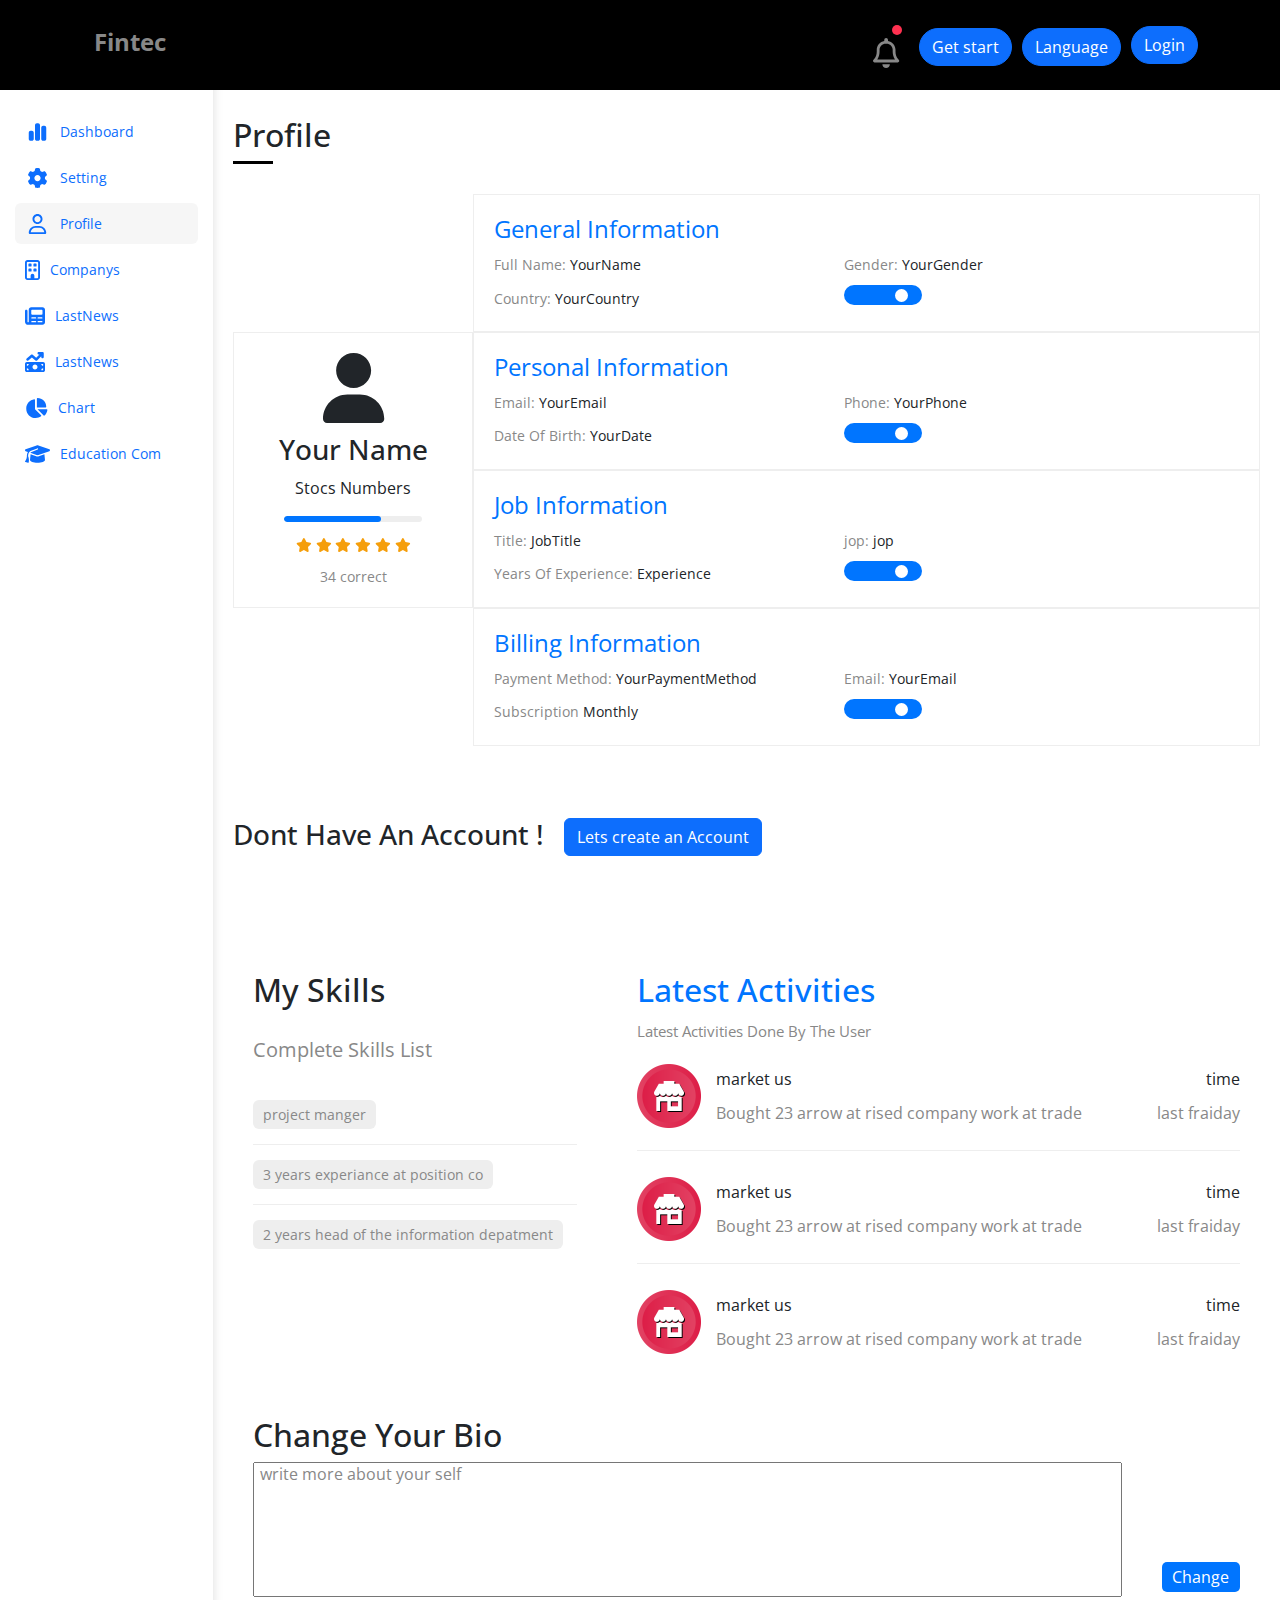
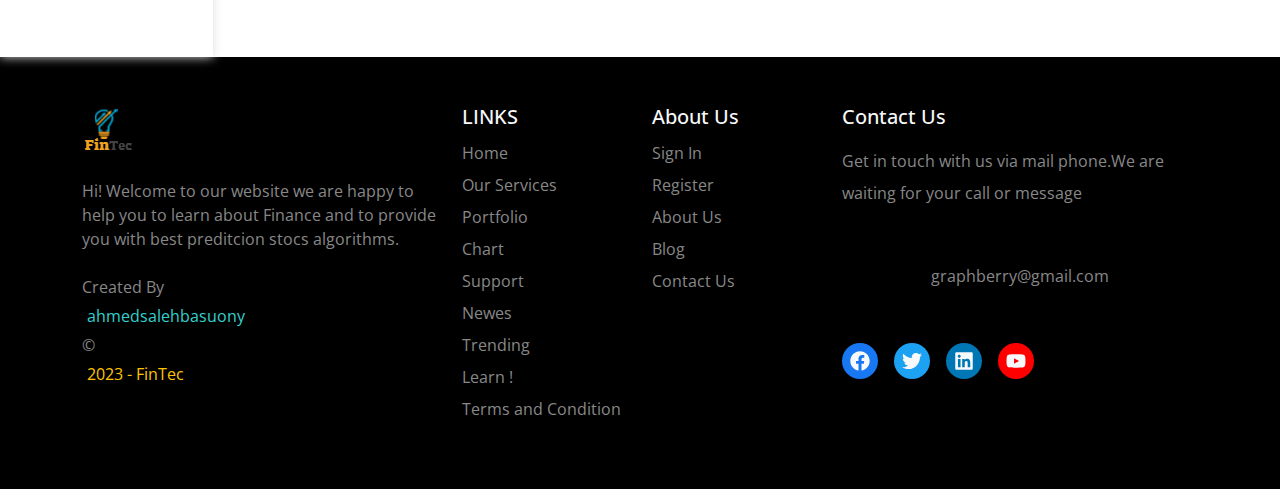
<file: profile.html>
<!DOCTYPE html>
<html lang="en">
<head>
    <meta charset="UTF-8">
    <meta http-equiv="X-UA-Compatible" content="IE=edge">
    <meta name="viewport" content="width=device-width, initial-scale=1.0">
    <title>  Dashboard  </title>

    <!--  boostrap link  -->
    <link rel="stylesheet" href="./css/bootstrap.min.css">

    <!--  boostrap  icons -->
    <link rel="stylesheet" href="https://cdn.jsdelivr.net/npm/bootstrap-icons@1.3.0/font/bootstrap-icons.css" />
    <!-- css link  framework -->
    
    
    <!--  all link   -->
    <link rel="stylesheet" href="./css/all.min.css">
    <!-- css link  framework -->
    <link rel="stylesheet" href="./css/framework.css">
    <!--  css link  master -->
    <link rel="stylesheet" href="./css/master.css">
    <!--  normalize link -->
    <link rel="stylesheet" href="./css/normalise.css">
    <!--  font link  -->
    <link rel="preconnect" href="https://fonts.googleapis.com" />
    <link rel="preconnect" href="https://fonts.gstatic.com" crossorigin />
    <link href="https://fonts.googleapis.com/css2?family=Open+Sans:wght@300;500&#038;display=swap" rel="stylesheet" />
</head>
<body>
    <div class="page d-flex">
        <div class="sidebar   p-15  p-relative ">
            <!--<h3  class="p-relative   text-center mt-0 pt-15" > 
                <img src="./logo/logo/logo.png" class="one"   alt="">
                <img src="../FRONT-END/imgs/logo (1)/logo/logo.png" class="two"  alt="">
            </h3>-->
            <br>
            <br>
            <br>
            <br>
            <ul class="  list-none  ">
                <li>
                    <a  class="   d-flex  align-center  fs-20     rad-6  p-10 " href="index.html" >  
                        <i class="fa-solid fa-chart-simple  fa-fw"></i>
                        <span class="hide-mobile" > Dashboard </span>
                    </a>
                </li>
                <li>
                    <a  class=" d-flex  align-center  fs-20     rad-6  p-10 " href="setting.html" >  
                        <i class="fa-solid fa-gear fa-fw "></i>
                        <span class="hide-mobile" > Setting </span>
                    </a>
                </li>
                <li>
                    <a  class="active   d-flex  align-center  fs-20    rad-6  p-10 " href="profile.html" >  
                        <i class="fa-regular fa-user  fa-fw"></i>
                        <span class="hide-mobile"> Profile </span>
                    </a>
                </li>
                <li>
                    <a  class="  d-flex  align-center  fs-20     rad-6  p-10 " href="companys.html" >  
                        <i class="fa-regular fa-building"></i>
                        <span class="hide-mobile" > Companys </span>
                    </a>
                </li>
                <li>
                    <a  class="   d-flex  align-center  fs-20     rad-6  p-10 " href="LastNews.html" >  
                        <i class="fa-solid fa-newspaper"></i>
                        <span class="hide-mobile" > LastNews </span>
                    </a>
                </li>
                <li>
                    <a  class="   d-flex  align-center  fs-20     rad-6  p-10 " href="LastNews.html" >  
                        <i class="fa-solid fa-money-bill-trend-up"></i>
                        <span class="hide-mobile" > LastNews </span>
                    </a>
                </li>
                <li>
                    <a  class="   d-flex  align-center  fs-20    rad-6  p-10 " href="Chart.html" >  
                        <i class="fa-solid fa-chart-pie"></i>
                        <span class="hide-mobile" > Chart </span>
                    </a>
                </li>
                 <li>
                    <a  class="   d-flex  align-center  fs-20    rad-6  p-10 " href="Community.html" >  
                        <i class="fa-solid fa-graduation-cap"></i>
                        <span class="hide-mobile" > Education Com </span>
                    </a>
                </li>

            </ul>
        </div>
        <!-- start content  -->
        <div class="content w-full  ">
            <!--   start head  -->

            <div class="head   fixed-top    between-flex   ">
        
                <nav class="navbar navbar-expand-lg stiky-top   fixed-top   bg-black  w-full  ">
                    <div class="container ">
                        <ul>
                            <li>
                                <a   class="btn btn-primary  newsidebar" data-bs-toggle="offcanvas" href="#offcanvasExample" role="button" aria-controls="offcanvasExample">
                                    Fintec
                                </a>
                                <!-- <div>
                                    <img src="./images/logo (1)/logo/logo.png"  class="bg-black  logo p-relative" alt="">
                                    </div> -->
                            </li>
                            <li>
                                <!-- <div class="search mt-2 p-relative">
                                    <span>  <div class="search  ps-3  pe-3  d-none   d-lg-block">
                                    </div>  </span>
                                    <input  class="p-10" type="search" name="search" id="search"  placeholder="search">
                                </div> -->
                            </li>
                        </ul>
                        <button class="navbar-toggler  bg-eee" type="button" data-bs-toggle="collapse" data-bs-target="#navbarSupportedContent" aria-controls="navbarSupportedContent" aria-expanded="false" aria-label="Toggle navigation">
                            <span class="navbar-toggler-icon ">
                                
                            </span>
                        </button>
                        <div class="collapse navbar-collapse" id="navbarSupportedContent">
                            <ul class="navbar-nav ms-auto mb-2 mb-lg-0">
                                <li>
                                    <div class="icons  fs-20  d-flex  space-between">
                                    
                                        <div class=" p-relative mt-2  align-items-center   notification ">
                                            <i class="fa-regular fa-bell fa-lg c-gray ">   </i>
                                        </div>
                                    </div>
                                </li>
                                <li>
                                    <div class="mr-10 mt-2 " >
                                        <div class="dropdown ">
                                            <button class="btn  btn-primary  rounded-pill" type="button" id="dropdownMenuButton2" data-bs-toggle="dropdown" aria-expanded="false">
                                            Get start
                                            </button>
                                            <ul class="dropdown-menu dropdown-menu-dark" aria-labelledby="dropdownMenuButton2">
                                                <li > <a class="dropdown-item between-flex active  fs-20" href="sign_up.html"> <i class="fa-regular fa-user"></i> <span> Sign up </span> </a> </li>
                                                <li><a class="dropdown-item  d-flex  space-around  fs-20 " href="#"> 
                                                    <span> MODE </span>
                                                    <i class=" fs-20   bi bi-brightness-high-fill between-flex align-center  " id="toggleDark">   </i> 
                                                    </a>
                                                </li>
                                                <li > <a class="dropdown-item between-flex active  fs-20" href="sign_in.html"> </a> </li>
                                                </ul>
                                        </div>
                                    </div>
                                </li>
                                <li>
                                    <div class="mr-10 mt-2 " >
                                        <div class="dropdown ">
                                            <button class="btn  btn-primary  rounded-pill" type="button" id="dropdownMenuButton2" data-bs-toggle="dropdown" aria-expanded="false">
                                            Language
                                            </button>
                                            <ul class="dropdown-menu dropdown-menu-dark" aria-labelledby="dropdownMenuButton2">
                                                <li > <a class="dropdown-item between-flex active  fs-20" href="#">  <span> English  </span> </a> </li>
                                                <li > <a class="dropdown-item between-flex   fs-20" href="#">  <span> Arbic  </span> </a> </li>
                                            
                                            </ul>
                                        </div>
                                    </div>
                                </li>
                            </ul>
                            <span></span><a href="./sign_in.html" class="btn  btn  btn-primary  rounded-pill    rounded-pill"> Login </a>
                        </span></div>
                    </div>
                </nav>
                <!--<div class="search  p-relative">
                    <span> <i class="fa-sharp fa-solid fa-magnifying-glass"></i> </span>
                    <input  class="p-10" type="search" name="search" id="search"  placeholder="search">
                </div>-->
            </div>
        <!--  end head -->
        <br>
        <br>
        <br>
        <br>


        <div  class="offcanvas offcanvas-start  " tabindex="-1" id="offcanvasExample" aria-labelledby="offcanvasExampleLabel">
            <li>
                <nav class="navbar navbar-light  ">
                    <div class="container-fluid">
                        <form class="d-flex  w-100">
                            <input class="form-control me-2" type="search" placeholder="Search" aria-label="Search">
                            <button class="btn btn-outline-success" type="submit">Search</button>
                        </form>
                    </div>
                </nav>
            </li>
            <div class="offcanvas-header">
                
            <h5 class="offcanvas-title" id="offcanvasExampleLabel">sidebar</h5>
            <button type="button" class="btn-close text-reset" data-bs-dismiss="offcanvas" aria-label="Close"></button>
            </div>
            <div class="offcanvas-body">
              <div>
                <ul class="  list-none  ">
                    <li>
                        <a  class="   d-flex  align-center  space-between  fs-20     rad-6  p-10 " href="index.html" >  
                            <i class="fa-solid fa-chart-simple  fa-fw"></i>
                            <span class="" > Dashboard </span>
                        </a>
                    </li>
                    <li>
                        <a  class=" d-flex  align-center space-between  fs-20    rad-6  p-10 " href="setting.html" >  
                            <i class="fa-solid fa-gear fa-fw "> </i>
                            <span class="   d-flex" > Setting </span>
                        </a>
                    </li>
                    <li>
                        <a  class="   d-flex  align-center  fs-20   space-between   rad-6  p-10 " href="profile.html" >  
                            <i class="fa-regular fa-user  fa-fw"></i>
                            <span class=""> Profile </span>
                        </a>
                    </li>
                    <li>
                        <a  class="   d-flex  align-center  fs-20   space-between   rad-6  p-10 " href="companys.html" >  
                            <i class="fa-regular fa-building"></i>
                            <span class="" > Companys </span>
                        </a>
                    </li>
                    <li>
                        <a  class="   d-flex  align-center  fs-20  space-between    rad-6  p-10 " href="LastNews.html" >  
                            <i class="fa-solid fa-newspaper"></i>
                            <span class="" > LastNews </span>
                        </a>
                    </li>
                    <li>
                        <a  class=" active  d-flex  align-center  fs-20   space-between   rad-6  p-10 " href="Trending.html" >  
                            <i class="fa-solid fa-money-bill-trend-up"></i>
                            <span class="" > Trending </span>
                        </a>
                    </li>
                    <li>
                        <a  class="  d-flex  align-center  fs-20   space-between   rad-6  p-10 " href="Chart.html" >  
                            <i class="fa-solid fa-chart-pie"></i>
                            <span class="" > Chart </span>
                        </a>
                    </li>
                    <li>
                        <a  class="   d-flex  align-center  fs-20   space-between   rad-6  p-10 " href="Community.html" >  
                            <i class="fa-solid fa-graduation-cap"></i>
                            <span class="" > Education Com </span>
                        </a>
                    </li>
    
    
    
                    
                </ul>
                
              </div>
              
            </div>
          </div>









                        <h1 class="p-relative "> Profile </h1>
                        <div class="profile-page  m-20">
                            <!--   start overview -->
                            <div class="overview     rad-10   d-flex   align-center ">
                                <div class="img-box  text-center  p-20">
                                    <span class=" "> <i class="fa-solid fa-user  rad-half  mb-10  fs-20  fs-70"></i> </span>
                                        <!--<img src="" alt="" class=" rad-half  mb-10"> -->
                                        <h3 class="m-0 "> Your Name  </h3>
                                        <p class="  mt-10"> Stocs Numbers </p>
                                        <div class="level   rad-6    bg-eee  p-relative">
                                            <span style="width:70%"> </span>
                                        </div>
                                        <div class="rating mt-10   mb-10">
                                            <i class="fa-solid   fa-star   c-orange   fs-14"></i>
                                            <i class="fa-solid   fa-star   c-orange   fs-14"></i>
                                            <i class="fa-solid   fa-star   c-orange   fs-14"></i>
                                            <i class="fa-solid   fa-star   c-orange   fs-14"></i>
                                            <i class="fa-solid   fa-star   c-orange   fs-14"></i>
                                            <i class="fa-solid   fa-star   c-orange   fs-14"></i>
                                        </div>
                                        <p class="c-gray   m-0   fs-14">   34 correct    </p>
                                </div>
                                <div class="info-box  w-full">
                                    <!--    start  information rows    1 -->
                                    <div class="box  p-20   d-flex  align-center">
                                        <h4 class="w-full   c-blue   fa-14   m-0">  General Information </h4>
                                        <div class=" fs-14    ">
                                            <span  class="c-gray">  Full Name: </span>
                                            <span>   YourName  </span>
                                        </div>
                                        <div class=" fs-14    ">
                                            <span class="c-gray" >  Gender: </span>
                                            <span>   YourGender  </span>
                                        </div>
                                        <div class=" fs-14    ">
                                            <span class="c-gray">  Country: </span>
                                            <span>   YourCountry  </span>
                                        </div>
                                        <div class="label">
                                            <label >
                                                <input type="checkbox" class="togell-checkbox" checked  >
                                                <div class="togell-switch">
                                                    <span class="one"></span>
                                                </div>
                                            </label>
                                        </div>
                                    </div>
                                    <!--    end information   rows    1 -->
                                    <!--    start  information rows    2 -->
                                    <div class="box  p-20   d-flex  align-center  w-full">
                                        <h4 class="w-full   c-blue   fa-14   m-0"> Personal Information </h4>
                                        <div class=" fs-14    ">
                                            <span  class="c-gray">  Email:  </span>
                                            <span>  YourEmail  </span>
                                        </div>
            
                                        <div class=" fs-14    ">
                                            <span class="c-gray" >  Phone:  </span>
                                            <span>    YourPhone  </span>
                                        </div>
            
                                        <div class=" fs-14    ">
                                            <span class="c-gray">  Date Of Birth:  </span>
                                            <span>     YourDate  </span>
                                        </div>
                                        <div class="label">
                                            <label >
                                                <input type="checkbox" class="togell-checkbox" checked  >
                                                <div class="togell-switch">
                                                    <span class="one"></span>
                                                </div>
                                            </label>
                                        </div>
                                    </div>
                                    <!--    end information   rows    2 -->
            
            
                                    <!--    start  information rows   3-->
                                    <div class="box  p-20   d-flex  align-center">
                                        <h4 class="w-full   c-blue   fa-14   m-0">  Job Information </h4>
                                        <div class=" fs-14    ">
                                            <span  class="c-gray">  Title: </span>
                                            <span>   JobTitle  </span>
                                        </div>
            
                                        <div class=" fs-14    ">
                                            <span class="c-gray" >  jop:  </span>
                                            <span>  jop   </span>
                                        </div>
            
                                        <div class=" fs-14    ">
                                            <span class="c-gray">  Years Of Experience: </span>
                                            <span>   Experience  </span>
                                        </div>
                                        <div class="label">
                                            <label >
                                                <input type="checkbox" class="togell-checkbox" checked  >
                                                <div class="togell-switch">
                                                    <span class="one"></span>
                                                </div>
                                            </label>
                                        </div>
                                    </div>
                                    <!--    end information   rows  3-->
                                    <!--    start  information rows 4 -->
                                    <div class="box  p-20   d-flex  align-center">
                                        <h4 class="w-full   c-blue  fa-14   m-0"> Billing Information </h4>
                                        <div class=" fs-14    ">
                                            <span  class="c-gray">  Payment Method: </span>
                                            <span>   YourPaymentMethod </span>
                                        </div>
            
                                        <div class=" fs-14    ">
                                            <span class="c-gray" >  Email: </span>
                                            <span>   YourEmail  </span>
                                        </div>
            
                                        <div class=" fs-14    ">
                                            <span class="c-gray">  Subscription </span>
                                            <span>   Monthly  </span>
                                        </div>
                                        <div class="label">
                                            <label >
                                                <input type="checkbox" class="togell-checkbox" checked  >
                                                <div class="togell-switch">
                                                    <span class="one"></span>
                                                </div>
                                            </label>
                                        </div>
                                    </div>
                                    <!--    end information   rows  4-->
                                </div>
                            </div>
            
                            <!--   end   overview -->
                            <br>
                            <br>
                            <br>
                            <div class="create-account    d-flex gap-20   ">
                                <h3 class="">  Dont Have An Account !   </h3>
                                <div>
                                        <!-- Button trigger modal -->
                                        <button type="button" class="btn btn-primary" data-bs-toggle="modal" data-bs-target="#staticBackdrop">
                                            Lets create an Account
                                        </button>
                                        <!-- Modal -->
                                        <div class="modal fade" id="staticBackdrop" data-bs-backdrop="static" data-bs-keyboard="false" tabindex="-1" aria-labelledby="staticBackdropLabel" aria-hidden="true">
                                            <div class="modal-dialog">
                                            <div class="modal-content">
                                                <div class="modal-header">
                                                <h5 class="modal-title" id="staticBackdropLabel"> User Information </h5>
                                                <button type="button" class="btn-close" data-bs-dismiss="modal" aria-label="Close"></button>
                                                </div>
                                                <div class="modal-body">
                                                    <div>
                                                        <form action="" class="was-validated">
                                                            <div class="form-group">
                                                                <label for="">  Full Name </label>
                                                                <p> <input type="text"  class="w-full  form-control p-2"  placeholder="please write Your Name" required> </p>
                                                            </div>
                                                            

                                                            <div class="form-group">
                                                                <label for="">  Gender </label>
                                                                <p> <input type="text"  class="w-full form-control   p-2"   placeholder="please write Your Gender" required> </p>
                                                            </div>
                                                        
                                                            <div class="form-group">
                                                                <label for="">  Country </label>
                                                                <p> <input type="text"  class="w-full form-control  p-2"   placeholder=" please write your  Country" required> </p>

                                                            </div>
                                                        
                                                            <div class="form-group">
                                                                <label for="">  Email </label>
                                                            <p> <input type="email"  class="w-full  form-control  p-2"   placeholder="please write your Email" required> </p>

                                                            </div>
                                                            <div class="form-group">
                                                                <label for="">  Phone </label>
                                                                <p> <input type="number"  class="w-full  form-control   p-2"   placeholder="please write your  Phone" required> </p>
                                                            </div>
                                                            
                                                            <div class="form-group">
                                                                <label for="">  
                                                                    Date Of Birth </label>
                                                                <p> <input type="date"  class="w-full   form-control  p-2"   placeholder="please write your Date Of Birth" required> </p>
                                                            </div>
                                                            

                                                            <div class="form-group">
                                                                <label for="">  jop </label>
                                                                <p> <input type="text"  class="w-full  form-control   p-2"   placeholder="please write your jop" required> </p>
                                                            </div>

                                                                <div class="form-check pb-2">
                                                                <label class="form-check-label">
                                                                    <input  class="form-check-input" type="checkbox">
                                                                Remember Me</label>
                                                            </div>
                                                            <input type="submit"  class="btn btn-primary" value="submit">
                                                            </form>
                                                    </div>
                                                </div>
                                                <div class="modal-footer">
                                                <button type="button" class="btn btn-secondary" data-bs-dismiss="modal">Close</button>
                                                <button type="button" class="btn btn-primary"> Understand </button>
                                                
                                                </div>
                                            </div>
                                            </div>
                                        </div>
                                </div>
                            </div>
                            <br>
                            <br>
                            <br>
                                    <!-- start other data -->
                                    <div class="other-data   d-flex   gap-20">
                                        <div class="skills-card  p-20     rad-10   mt-20">
                                            <h2 class="mt-0  text-center-mobile    mb-10"> My Skills  </h2>
                                            <p class="mt-0   mb-20    text-center-mobile  c-gray  pt-15  fs-20"> Complete Skills List  </p>
                                            <ul class="m-0 text-center-mobile   c-gray">
                                                <li> 
                                                    <span> project manger </span> 
                                                </li>
                                                <li>
                                                    <span> 3 years experiance at position co  </span>
                                                </li>
                                                <li>   <span> 2 years head of the information depatment  </span> 
                                                </li>
                                            </ul>
                                        </div>
            
                                            <!-- start up botton -->

                                            <button id="up"> Up </button>

                                            <!-- end up botton -->
                                        <!--  start activity -->
                                        <div class="activites    p-20     rad-10   mt-20">
                                            <h2 class="mt-0   mb-10  c-blue   text-center-mobile"> Latest Activities  </h2>
                                            <p class="mt-0   mb-20   c-gray  text-center-mobile  fs-15"> Latest Activities Done By The User  </p>
                                            <div class="activity  d-flex  align-center mt-10  text-center-mobile">
                                                <br>

                                                <img src="./images/activity-01.png" alt="logo photo">
                                                <div class="info">
                                                    <span> market us  </span>
                                                    <span>   Bought  23 arrow  at rised company work at trade </span>
                                                </div>
                                                <div class="date">
                                                    <span class="d-block   mb-10">  time </span>
                                                    <span class="c-gray">   last fraiday     </span>
                                                </div>
                                            </div>
            
                                            <br>
                                            <div class="activity  d-flex  align-center  text-center-mobile">
                                                <img src="./images/activity-01.png" alt="logo photo">
                                                <div class="info">
                                                    <span> market us  </span>
                                                    <span>   Bought  23 arrow  at rised company work at trade </span>
                                                </div>
                                                <div class="date">
                                                    <span class="d-block   mb-10">  time </span>
                                                    <span class="c-gray">   last fraiday     </span>
                                                </div>
                                            </div>
            
                                            <br>
                                            <div class="activity  d-flex  align-center  text-center-mobile">
                                                <img src="./images/activity-01.png" alt="logo photo">
                                                <div class="info">
                                                    <span> market us  </span>
                                                    <span>   Bought  23 arrow  at rised company work at trade </span>
                                                </div>
                                                <div class="date">
                                                    <span class="d-block   mb-10">  time </span>
                                                    <span class="c-gray">   last fraiday     </span>
                                                </div>
                                            </div>
                                        </div>

                                        <!--  end activity -->
                                    </div>
                                    <!--   end other data -->
            
                                    <!--  start bio  -->
                                    <div class="bio-chan    p-20   rad-10   mt-20">
                                        <h2  class=""> Change Your Bio  </h2>
                                        <div class="text-area d-flex c-gray">
                                            <br>
                                            <textarea name="bio" id="bio"  class="mb-20  c-gray" cols="95" rows="7"> write more about your self 
                                            </textarea>
                                            <a href="#" class=" change-bio  "> Change </a>
                                        </div>
                                    </div>
                                    
                                <!--  end  bio  -->
                        </div>
                    </div>
                </div>
                <!--  start footer -->
    <div class="footer  pt-5  pb-5  text-center   bg-black  text-md-start">
        <div class="container">
            <div class="row">
                <div class="col-md-6 col-lg-4">
                    <div class="info mb-5">
                        <img src="./images/logo (1)/logo/logo.png" class="mb-4" alt="">
                        <p class="mb-4 c-gray">
                            Hi! Welcome to our website we are happy to help you to learn about 
                            Finance and to provide you with best preditcion stocs algorithms.
                        </p>
                        <div class="copyright c-gray">
                            Created By <span class=>  ahmedsalehbasuony </span>
                            <div> &copy; <span> 2023 -  FinTec   </span> </div>
                        </div>
                    </div>
                </div>
                <div class="col-md-6 col-lg-2">
                    <div class="liks">
                        <h5 class="text-light">  LINKS </h5>
                        <ul class="list-unstyled lh-lg c-gray">
                            <li> <a  href="index.html" class="c-gray"> Home </a>   </li>
                            <li> <a href="companys.html" class="c-gray"> Our Services </a>  </li>
                            <li> <a href="profile.html"  class="c-gray">   Portfolio </a></li>
                            <li><a href="Chart.html"  class="c-gray"> Chart </a></li>
                            <li > <a href="setting.html"  class="c-gray"> Support </a></li>
                            <li > <a href="LastNews.html"  class="c-gray"> Newes </a></li>
                            <li > <a href="Trending.html"  class="c-gray"> Trending </a></li>
                            <li > <a href="Community.html"  class="c-gray"> Learn ! </a></li>
                            <li>Terms and Condition</li>
                        </ul>
                    </div>
                </div>

                <div class="col-md-6 col-lg-2">
                    <div class="links">
                        <h5 class="text-light"> About Us </h5>
                        <ul class="list-unstyled  lh-lg c-gray">
                            <li>  <a href="sign_in.html" class="c-gray">  Sign In  </a></li>
                            <li> <a href="sign_up.html" class="c-gray"> Register</a></li>
                            <li>  <a href="abouus.html" class="c-gray"> About Us </a></li>
                            <li>Blog</li>
                            <li>Contact Us</li>
                        </ul>
                        </ul>
                    </div>
                </div>
                <div class="col-md-6 col-lg-4">
                    <div class="contact">
                        <h5 class="text-light"> Contact Us </h5>
                        <p class="lh-lg mt-3 mb-5  c-gray"> Get in touch with us via mail phone.We are waiting for your call or message </p>
                    
                        <a href="#" class="btn rounded-pill main-btn   c-gray  w-100"> graphberry@gmail.com </a>
                        <ul class="d-flex  mt-5  list-unstyled  gap-3">
                                <li>
                                    <a class="d-block text-light" href="#"
                                    ><i class="fa-brands fa-facebook fa-lg facebook rounded-circle p-2"></i
                                    ></a>
                                </li>
                                <li>
                                    <a class="d-block text-light" href="#"
                                    ><i class="fa-brands fa-twitter fa-lg twitter rounded-circle p-2"></i
                                    ></a>
                                </li>
                                <li>
                                    <a class="d-block text-light" href="#"
                                    ><i class="fa-brands fa-linkedin fa-lg linkedin rounded-circle p-2"></i
                                    ></a>
                                </li>
                                <li>
                                    <a class="d-block text-light" href="#"
                                    ><i class="fa-brands fa-youtube fa-lg youtube rounded-circle p-2"></i
                                    ></a>
                                </li>
                        </ul>
                    </div>

                </div>


            </div>
        </div>
    </div>
    <!--  end footer -->


        <!-- java-script files  -->
        <script src="./Java-script/upbotton.js"></script>
        <script src="./Java-script/Translation.js"></script>
        <script src="./Java-script/main.js"></script>
        <script src="./js/all.min.js"></script>
        <script src="./js/bootstrap.bundle.min.js"></script>
    </body>
</html>
</file>
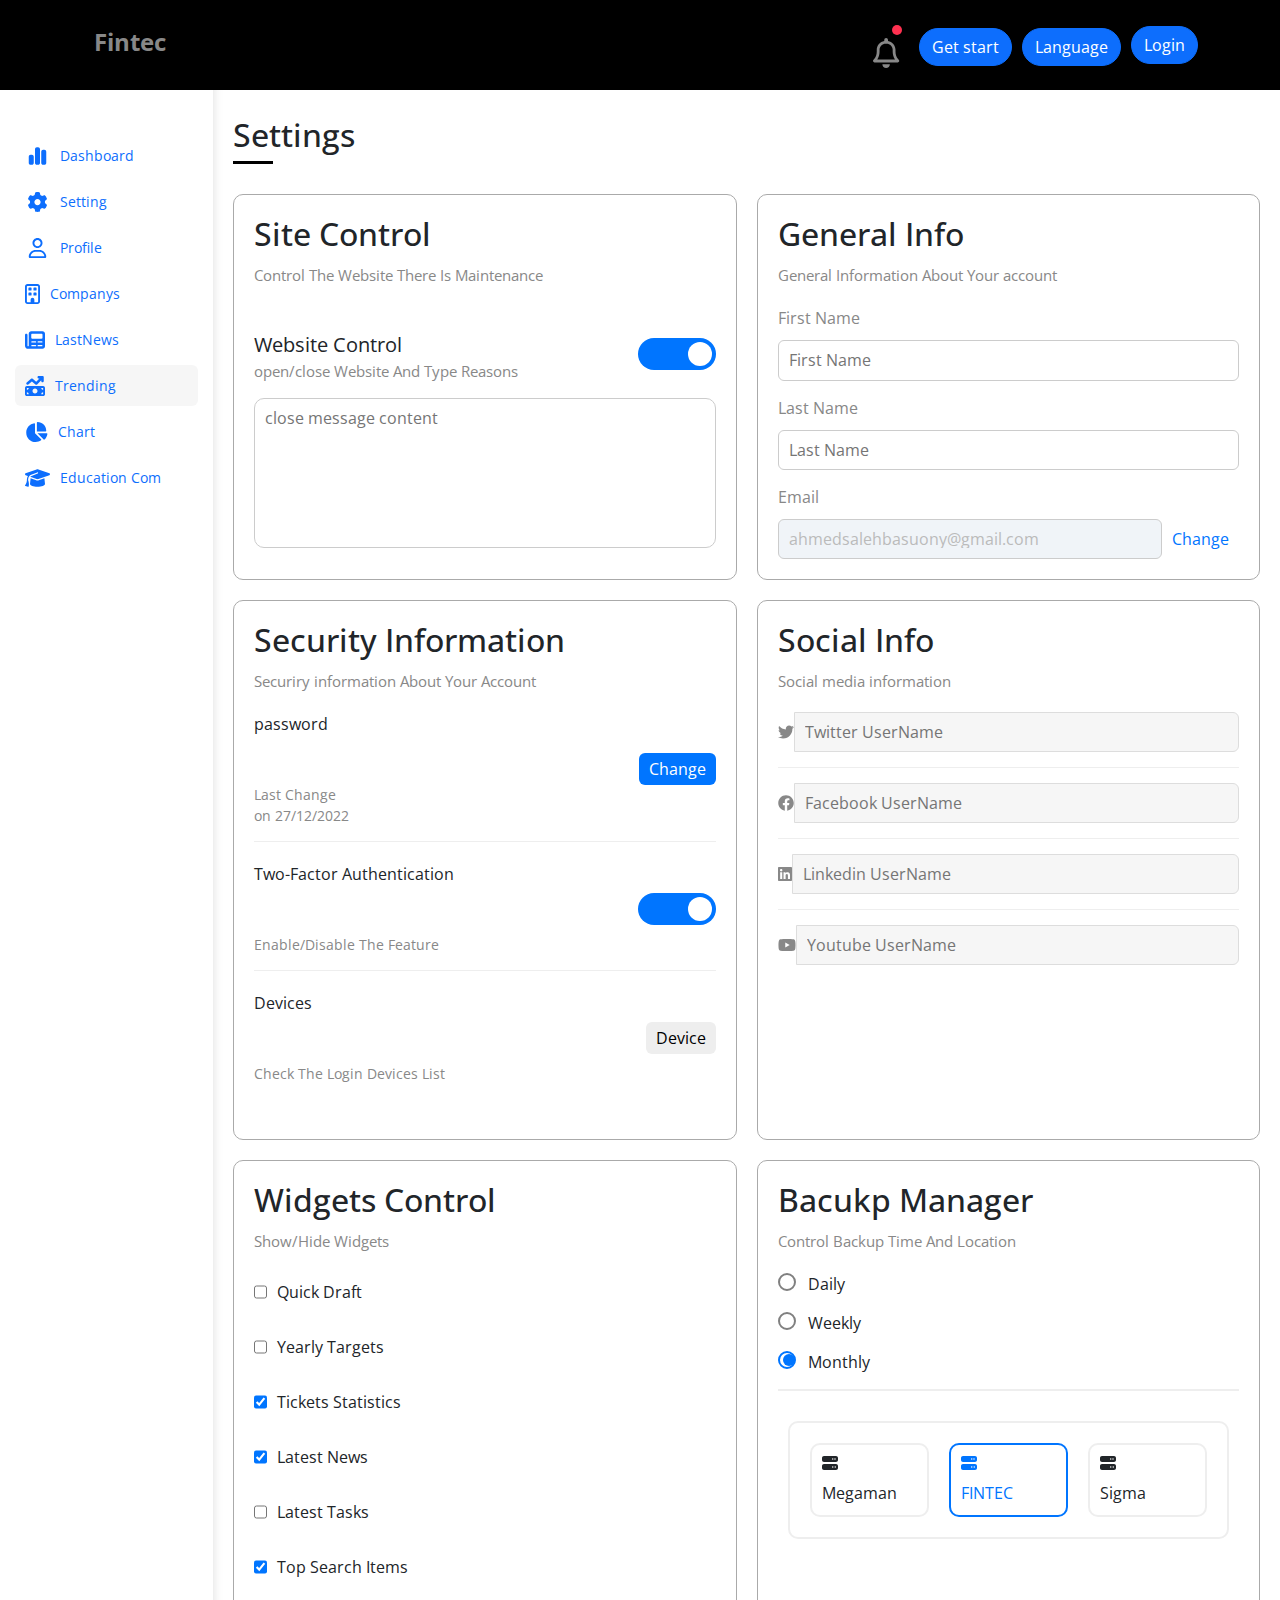
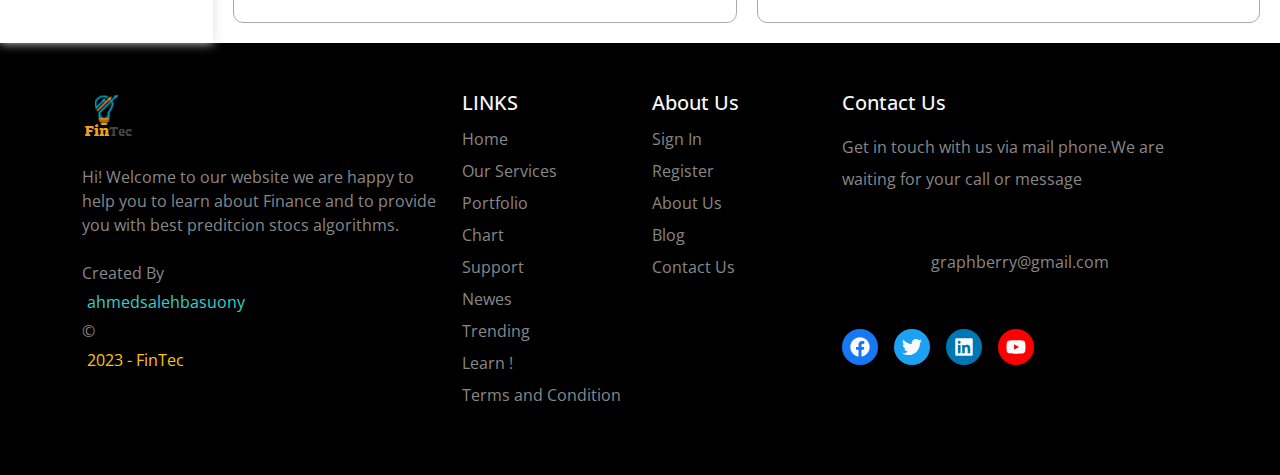
<file: setting.html>
<!DOCTYPE html>
<html lang="en">
<head>
    <meta charset="UTF-8">
    <meta http-equiv="X-UA-Compatible" content="IE=edge">
    <meta name="viewport" content="width=device-width, initial-scale=1.0">
    <title>  Setting </title>

    <!--  boostrap link  -->
    <link rel="stylesheet" href="./css/bootstrap.min.css">

    <!--  boostrap  icons -->
    <link rel="stylesheet" href="https://cdn.jsdelivr.net/npm/bootstrap-icons@1.3.0/font/bootstrap-icons.css" />
    <!-- css link  framework -->
    

    <!--  all link   -->
    <link rel="stylesheet" href="./css/all.min.css">
    <!-- css link  framework -->
    <link rel="stylesheet" href="./css/framework.css">
    <!--  css link  master -->
    <link rel="stylesheet" href="./css/master.css">
    <!--  normalize link -->
    <link rel="stylesheet" href="./css/normalise.css">
    <!--  font link  -->
    <link rel="preconnect" href="https://fonts.googleapis.com" />
    <link rel="preconnect" href="https://fonts.gstatic.com" crossorigin />
    <link href="https://fonts.googleapis.com/css2?family=Open+Sans:wght@300;500&#038;display=swap" rel="stylesheet" />
</head>
<body>
    <div class="page d-flex">
        <div class="sidebar  p-15  p-relative ">
            <br>
            <br>
            <br>
            <br>
            <br>
            <ul class="   list-none  ">
                <li>
                    <a  class="   d-flex  align-center  fs-20     rad-6  p-10 " href="index.html" >  
                        <i class="fa-solid fa-chart-simple  fa-fw"></i>
                        <span class="hide-mobile" > Dashboard </span>
                    </a>
                </li>
                <li>
                    <a  class=" d-flex  align-center  fs-20    rad-6  p-10 " href="setting.html" >  
                        <i class="fa-solid fa-gear fa-fw "></i>
                        <span class="hide-mobile" > Setting </span>
                    </a>
                </li>
                <li>
                    <a  class="   d-flex  align-center  fs-20     rad-6  p-10 " href="profile.html" >  
                        <i class="fa-regular fa-user  fa-fw"></i>
                        <span class="hide-mobile"> Profile </span>
                    </a>
                </li>
                <li>
                    <a  class="   d-flex  align-center  fs-20     rad-6  p-10 " href="companys.html" >  
                        <i class="fa-regular fa-building"></i>
                        <span class="hide-mobile" > Companys </span>
                    </a>
                </li>
                <li>
                    <a  class="   d-flex  align-center  fs-20     rad-6  p-10 " href="LastNews.html" >  
                        <i class="fa-solid fa-newspaper"></i>
                        <span class="hide-mobile" > LastNews </span>
                    </a>
                </li>
                <li>
                    <a  class=" active  d-flex  align-center  fs-20     rad-6  p-10 " href="Trending.html" >  
                        <i class="fa-solid fa-money-bill-trend-up"></i>
                        <span class="hide-mobile" > Trending </span>
                    </a>
                </li>
                <li>
                    <a  class="  d-flex  align-center  fs-20    rad-6  p-10 " href="Chart.html" >  
                        <i class="fa-solid fa-chart-pie"></i>
                        <span class="hide-mobile" > Chart </span>
                    </a>
                </li>
                <li>
                    <a  class="   d-flex  align-center  fs-20    rad-6  p-10 " href="Community.html" >  
                        <i class="fa-solid fa-graduation-cap"></i>
                        <span class="hide-mobile" > Education Com </span>
                    </a>
                </li>



                
            </ul>

            <!--<h3  class="p-relative   text-center mt-0 pt-15" > 
                <img src="./logo/logo/logo.png" class="one"   alt="">
                <img src="../FRONT-END/imgs/logo (1)/logo/logo.png" class="two"  alt="">
            </h3>-->
            <br>
            <br>
            <br>
            <br>
           
        </div> 

        <!-- start content  -->
        <div class="content w-full">
            <div class="head   fixed-top    between-flex   ">
                <nav class="navbar navbar-expand-lg stiky-top   fixed-top   bg-black  w-full  ">
                    <div class="container ">
                        <ul>
                            <li>
                                <a   class="btn btn-primary  newsidebar" data-bs-toggle="offcanvas" href="#offcanvasExample" role="button" aria-controls="offcanvasExample">
                                    Fintec
                                </a>
                            
                            </li>
                            <li>
                                <!-- <div class="search mt-2 p-relative">
                                    <span>  <div class="search  ps-3  pe-3  d-none   d-lg-block">
                                    </div>  </span>
                                    <input  class="p-10" type="search" name="search" id="search"  placeholder="search">
                                </div> -->
                            </li>
                        </ul>
                        <button class="navbar-toggler  bg-eee" type="button" data-bs-toggle="collapse" data-bs-target="#navbarSupportedContent" aria-controls="navbarSupportedContent" aria-expanded="false" aria-label="Toggle navigation">
                            <span class="navbar-toggler-icon ">
                                
                            </span>
                        </button>
                        <div class="collapse navbar-collapse" id="navbarSupportedContent">
                            <ul class="navbar-nav ms-auto mb-2 mb-lg-0">
                                <li>
                                    <div class="icons  fs-20  d-flex  space-between">
                                    
                                        <div class=" p-relative mt-2  align-items-center   notification ">
                                            <i class="fa-regular fa-bell fa-lg c-gray ">   </i>
                                        </div>
                                    </div>
                                </li>
                                <li>
                                    <div class="mr-10 mt-2 " >
                                        <div class="dropdown ">
                                            <button class="btn  btn-primary  rounded-pill" type="button" id="dropdownMenuButton2" data-bs-toggle="dropdown" aria-expanded="false">
                                            Get start
                                            </button>
                                            <ul class="dropdown-menu dropdown-menu-dark" aria-labelledby="dropdownMenuButton2">
                                                <li > <a class="dropdown-item between-flex active  fs-20" href="sign_up.html"> <i class="fa-regular fa-user"></i> <span> Sign up </span> </a> </li>
                                                <li><a class="dropdown-item  d-flex  space-around  fs-20 " href="#"> 
                                                    <span> MODE </span>
                                                    <i class=" fs-20   bi bi-brightness-high-fill between-flex align-center  " id="toggleDark">   </i> 
                                                    </a>
                                                </li>
                                                <li > <a class="dropdown-item between-flex active  fs-20" href="sign_in.html"> </a> </li>
                                                </ul>
                                        </div>
                                    </div>
                                </li>
                                <li>
                                    <div class="mr-10 mt-2 " >
                                        <div class="dropdown ">
                                            <button class="btn  btn-primary  rounded-pill" type="button" id="dropdownMenuButton2" data-bs-toggle="dropdown" aria-expanded="false">
                                            Language
                                            </button>
                                            <ul class="dropdown-menu dropdown-menu-dark" aria-labelledby="dropdownMenuButton2">
                                                <li > <a class="dropdown-item between-flex active  fs-20" href="#">  <span> English  </span> </a> </li>
                                                <li > <a class="dropdown-item between-flex   fs-20" href="#">  <span> Arbic  </span> </a> </li>
                                            </ul>
                                        </div>
                                    </div>
                                </li>
                            </ul>
                            <span></span><a href="./sign_in.html" class="btn  btn  btn-primary  rounded-pill    rounded-pill"> Login </a>
                        </span></div>
                    </div>
                </nav>
                <!--<div class="search  p-relative">
                    <span> <i class="fa-sharp fa-solid fa-magnifying-glass"></i> </span>
                    <input  class="p-10" type="search" name="search" id="search"  placeholder="search">
                </div>-->
                
            </div>
        <!--  end head -->

        <div  class="offcanvas offcanvas-start  " tabindex="-1" id="offcanvasExample" aria-labelledby="offcanvasExampleLabel">
            <li>
                <nav class="navbar navbar-light  ">
                    <div class="container-fluid">
                        <form class="d-flex  w-100">
                            <input class="form-control me-2" type="search" placeholder="Search" aria-label="Search">
                            <button class="btn btn-outline-success" type="submit">Search</button>
                        </form>
                    </div>
                </nav>
            </li>
            <div class="offcanvas-header">
                
            <h5 class="offcanvas-title" id="offcanvasExampleLabel">sidebar</h5>
            <button type="button" class="btn-close text-reset" data-bs-dismiss="offcanvas" aria-label="Close"></button>
            </div>
            <div class="offcanvas-body">
              <div>
                <ul class="  list-none  ">
                    <li>
                        <a  class="   d-flex  align-center  space-between  fs-20     rad-6  p-10 " href="index.html" >  
                            <i class="fa-solid fa-chart-simple  fa-fw"></i>
                            <span class="" > Dashboard </span>
                        </a>
                    </li>
                    <li>
                        <a  class=" d-flex  align-center space-between  fs-20    rad-6  p-10 " href="setting.html" >  
                            <i class="fa-solid fa-gear fa-fw "> </i>
                            <span class="   d-flex" > Setting </span>
                        </a>
                    </li>
                    <li>
                        <a  class="   d-flex  align-center  fs-20   space-between   rad-6  p-10 " href="profile.html" >  
                            <i class="fa-regular fa-user  fa-fw"></i>
                            <span class=""> Profile </span>
                        </a>
                    </li>
                    <li>
                        <a  class="   d-flex  align-center  fs-20   space-between   rad-6  p-10 " href="companys.html" >  
                            <i class="fa-regular fa-building"></i>
                            <span class="" > Companys </span>
                        </a>
                    </li>
                    <li>
                        <a  class="   d-flex  align-center  fs-20  space-between    rad-6  p-10 " href="LastNews.html" >  
                            <i class="fa-solid fa-newspaper"></i>
                            <span class="" > LastNews </span>
                        </a>
                    </li>
                    <li>
                        <a  class=" active  d-flex  align-center  fs-20   space-between   rad-6  p-10 " href="Trending.html" >  
                            <i class="fa-solid fa-money-bill-trend-up"></i>
                            <span class="" > Trending </span>
                        </a>
                    </li>
                    <li>
                        <a  class="  d-flex  align-center  fs-20   space-between   rad-6  p-10 " href="Chart.html" >  
                            <i class="fa-solid fa-chart-pie"></i>
                            <span class="" > Chart </span>
                        </a>
                    </li>
                    <li>
                        <a  class="   d-flex  align-center  fs-20   space-between   rad-6  p-10 " href="Community.html" >  
                            <i class="fa-solid fa-graduation-cap"></i>
                            <span class="" > Education Com </span>
                        </a>
                    </li>
    
    
    
                    
                </ul>
                
              </div>
              
            </div>
          </div>




        <br>
        <br>
        <br>
        <br>
                
                <h1 class="p-relative"> Settings  </h1>
                <div class="setting-page   m-20   g-20">
        
                    <!--   start setting box -->
                    <div class="p-20    rad-10">
                        <h2  class="mt-0    mb-10"> Site Control  </h2>
                        <p class="mt-0  mb-20  c-gray   fs-15">  Control The Website There Is Maintenance  </p>
                        <div class="mb-15   between-flex    ">
                            <div>
                                <br>
                                <span class="fs-20"> Website Control  </span>
                                <p class="    mb-0    fs-15 c-gray"> open/close Website And Type Reasons  </p>
                            </div>
                            <div>
                                <br>
                                <label >
                                    <input type="checkbox" class="togell-checkbox" checked  >
                                    <div class="togell-switch">
                                        <span class="one"></span>
                                    </div>
                                </label>
                            </div>
                        </div>
                        <textarea class="close-message   b-none   p-10   rad-10   d-block  w-full"   placeholder="close message content"></textarea>
                    </div>
                    <!-- end setting box  -->
                    <!--   start setting box -->
                    <div class="p-20   rad-10">
                        <h2  class="mt-0  mb-10"> General Info  </h2>
                        <p class="mt-0  mb-20  c-gray   fs-15">  General Information About Your account  </p>
                        <div class="mb-15">
                            <label class="f-14  c-gray   d-block   mb-10  " for="first"> First Name </label>
                            <input  class="b-none   border-ccc  p-10   w-full  rad-6  d-block" type="text"  id="first"  placeholder="First Name">
                        </div>

                        <div class="mb-15">
                            <label class="f-14  c-gray   d-block   mb-10  " for="last"> Last Name </label>
                            <input  class="b-none   border-ccc  p-10   w-full  rad-6  d-block" type="text"  id="last"  placeholder="Last Name">
                        </div>

                        <label class="f-14  c-gray   d-block   mb-10  " for="email"> Email </label>
                            
                        <div class="between-flex" >
                            <input  class="b-none   border-ccc  p-10   w-full  rad-6  d-block" type="email" value="ahmedsalehbasuony@gmail.com"  disabled id="email"  placeholder="First Name">
                            <a href="#" class="c-blue   button-shape  "> Change </a>
                        </div>
                        
                    </div>
                        <!-- end setting box  -->
                        <!-- start up botton -->

                        <button id="up"> Up </button>

                        <!-- end up botton -->
                    <!--   start setting box -->
                    <div class="p-20    rad-10   ">
                        <h2  class="mt-0  mb-10"> Security Information  </h2>
                        <p class="mt-0  mb-20  c-gray   fs-15">  Securiry information About  Your Account  </p>
                        <div class="sec-box   mb-20   between-flex">
                            <div class="">
                                <span>  password   </span>
                                <p class="c-gray   mt-5   mb-0   fs-14"> Last Change <br> on 27/12/2022 </p>
                            </div>
                            <a class=" button-shape   bg-blue   c-white    p-10   rad-6" href="#"> Change  </a> 
                        </div>

                        <div class="sec-box   mb-20   between-flex">
                            <div class="">
                                <span>  Two-Factor Authentication  </span>
                                <p class="c-gray   mt-5   mb-0   fs-14"> Enable/Disable The Feature </p>
                            </div>
                            <label >
                                <input type="checkbox" class="togell-checkbox" checked  >
                                <div class="togell-switch">
                                    <span class="one"></span>
                                </div>
                            </label>
                        </div>

                        <div class="sec-box   mb-20   between-flex">
                            <div class="">
                                <span>  Devices   </span>
                                <p class="c-gray   mt-5   mb-0   fs-14"> Check The Login Devices List </p>

                            </div>
                            <a class=" button-shape   bg-eee  col-black   p-10   rad-6" href="#"> Device  </a>
                        </div>

                    </div>
                    <!-- end setting box  -->

                    <!--   start setting box -->
                    <div class="p-20    rad-10   social-boxes">
                        <h2  class="mt-0  mb-10"> Social Info  </h2>
                        <p class="mt-0  mb-20  c-gray   fs-15">  Social media information  </p>
                        <!--  twitter -->
                        <div class="sec-box  d-flex  align-center   mb-15">
                            <i class="fa-brands  fa-twitter  center-flex  c-gray"></i>
                            <input class="w-full" type="text"  placeholder="Twitter UserName">
                        </div>

                        <!--  facebook -->
                        <div class="sec-box  d-flex  align-center   mb-15">
                            <i class="fa-brands  fa-facebook  center-flex  c-gray"></i>
                            <input class="w-full" type="text"  placeholder="Facebook UserName">
                        </div>

                        <!--  linked-en  -->
                        <div class=" sec-box d-flex  align-center   mb-15">
                            <i class="fa-brands  fa-linkedin  center-flex  c-gray"></i>
                            <input class="w-full" type="text"  placeholder="Linkedin UserName">
                        </div>

                        <!-- you-tube -->
                        <div class="  d-flex  align-center   mb-15">
                            <i class="fa-brands  fa-youtube  center-flex  c-gray"></i>
                            <input class="w-full" type="text"  placeholder="Youtube UserName">
                        </div>

                    </div>
                    <!-- end setting box  -->

                    <!--   start setting box -->
                    <div class="widget-control  p-20    rad-10   social-boxes">
                        <h2  class="mt-0  mb-10"> Widgets  Control  </h2>
                        <p class="mt-0  mb-20  c-gray   fs-15">  Show/Hide Widgets </p>
                        <div class="control   d-flex   align-center   mb-15 ">
                            <input type="checkbox" id="one" >
                            <label for="one">  Quick Draft  </label>
                        
                        </div>

                        <div class="control   d-flex   align-center   mb-15 ">
                            <input type="checkbox" id="two" >
                            <label for="two">  Yearly Targets  </label>
                        </div>

                        <div class="control   d-flex   align-center   mb-15 ">
                            <input type="checkbox" id="three" checked >
                            <label for="three">  Tickets Statistics  </label>
                        </div>

                        <div class="control   d-flex   align-center   mb-15 ">
                            <input type="checkbox" id="four" checked >
                            <label for="four">  Latest News  </label>
                        </div>

                        <div class="control   d-flex   align-center   mb-15 ">
                            <input type="checkbox" id="five" >
                            <label for="five">   Latest Tasks  </label>
                        </div>

                        <div class="control   d-flex   align-center   mb-15 ">
                            <input type="checkbox" id="six"  checked >
                            <label for="six">  Top Search Items  </label>
                        </div>

                    </div>
                    <!-- end setting box  -->


                    <!--   start setting box -->
                    <div class="backup-control  p-20    rad-10   social-boxes">
                        <h2  class="mt-0  mb-10"> Bacukp Manager  </h2>
                        <p class="mt-0  mb-20  c-gray   fs-15"> Control Backup Time  And Location    </p>
                        <div class="date   d-flex   align-center   mb-15 ">
                            <input type="checkbox" id="Daily" >
                            <label for="Daily">  Daily </label>
                        </div>

                        <!-- wekely backup  -->
                        <div class="date   d-flex   align-center   mb-15 ">
                            <input type="checkbox" id="Weekly" >
                            <label for="Weekly">  Weekly </label>
                        </div>

                        <!--  monthly   backup -->
                        <div class="date   d-flex   align-center   mb-15 ">
                            <input type="checkbox" id="month" checked >
                            <label for="month">  Monthly </label>
                        </div>
                            <div class="servers  align-center txt-c">
                                <div class="server d-flex   mb-15 rad-10 w-full  ">
                                            <input type="radio" name="servers" id="server-one" />
                                        <div class="server mb-15 rad-10 w-full">
                                        <label class="d-block m-15" for="server-one">
                                            <i class="fa-solid fa-server d-block mb-10"></i>
                                            Megaman
                                        </label>
                                        </div>
                                        <input type="radio" name="servers" id="server-two" checked />
                                        <div class="server mb-15 rad-10 w-full">
                                        <label class="d-block m-15" for="server-two">
                                            <i class="fa-solid fa-server d-block mb-10"></i>
                                            FINTEC
                                        </label>
                                        </div>
                                        <input type="radio" name="servers" id="server-three" />
                                        <div class="server mb-15 rad-10 w-full">
                                        <label class="d-block m-15" for="server-three">
                                            <i class="fa-solid fa-server d-block mb-10"></i>
                                            Sigma
                                        </label>
                                        </div>
                                </div>
                            </div>

                    </div>
                    <!-- end setting box  -->

                </div>
        </div>
    </div>
    <!--  start footer -->
    <div class="footer  pt-5  pb-5  text-center   bg-black  text-md-start">
        <div class="container">
            <div class="row">
                <div class="col-md-6 col-lg-4">
                    <div class="info mb-5">
                        <img src="./images/logo (1)/logo/logo.png" class="mb-4" alt="">
                        <p class="mb-4 c-gray">
                            Hi! Welcome to our website we are happy to help you to learn about 
                            Finance and to provide you with best preditcion stocs algorithms.
                        </p>
                        <div class="copyright c-gray">
                            Created By <span class=>  ahmedsalehbasuony </span>
                            <div> &copy; <span> 2023 -  FinTec   </span> </div>
                        </div>
                    </div>
                </div>
                <div class="col-md-6 col-lg-2">
                    <div class="liks">
                        <h5 class="text-light">  LINKS </h5>
                        <ul class="list-unstyled lh-lg c-gray">
                            <li> <a  href="index.html" class="c-gray"> Home </a>   </li>
                            <li> <a href="companys.html" class="c-gray"> Our Services </a>  </li>
                            <li> <a href="profile.html"  class="c-gray">   Portfolio </a></li>
                            <li><a href="Chart.html"  class="c-gray"> Chart </a></li>
                            <li > <a href="setting.html"  class="c-gray"> Support </a></li>
                            <li > <a href="LastNews.html"  class="c-gray"> Newes </a></li>
                            <li > <a href="Trending.html"  class="c-gray"> Trending </a></li>
                            <li > <a href="Community.html"  class="c-gray"> Learn ! </a></li>
                            <li>Terms and Condition</li>
                        </ul>
                    </div>
                </div>

                <div class="col-md-6 col-lg-2">
                    <div class="links">
                        <h5 class="text-light"> About Us </h5>
                        <ul class="list-unstyled  lh-lg c-gray">
                            <li>  <a href="sign_in.html" class="c-gray">  Sign In  </a></li>
                            <li> <a href="sign_up.html" class="c-gray"> Register</a></li>
                            <li>  <a href="abouus.html" class="c-gray"> About Us </a></li>
                            <li>Blog</li>
                            <li>Contact Us</li>
                        </ul>
                        </ul>
                    </div>
                </div>
                <div class="col-md-6 col-lg-4">
                    <div class="contact">
                        <h5 class="text-light"> Contact Us </h5>
                        <p class="lh-lg mt-3 mb-5  c-gray"> Get in touch with us via mail phone.We are waiting for your call or message </p>
                    
                        <a href="#" class="btn rounded-pill main-btn   c-gray  w-100"> graphberry@gmail.com </a>
                        <ul class="d-flex  mt-5  list-unstyled  gap-3">
                                <li>
                                    <a class="d-block text-light" href="#"
                                    ><i class="fa-brands fa-facebook fa-lg facebook rounded-circle p-2"></i
                                    ></a>
                                </li>
                                <li>
                                    <a class="d-block text-light" href="#"
                                    ><i class="fa-brands fa-twitter fa-lg twitter rounded-circle p-2"></i
                                    ></a>
                                </li>
                                <li>
                                    <a class="d-block text-light" href="#"
                                    ><i class="fa-brands fa-linkedin fa-lg linkedin rounded-circle p-2"></i
                                    ></a>
                                </li>
                                <li>
                                    <a class="d-block text-light" href="#"
                                    ><i class="fa-brands fa-youtube fa-lg youtube rounded-circle p-2"></i
                                    ></a>
                                </li>
                        </ul>
                    </div>

                </div>


            </div>
        </div>
    </div>
    <!--  end footer -->
        






        <script src="./Java-script/upbotton.js"></script>
        <script src="./Java-script/Translation.js"></script>
        <script src="./Java-script/main.js"></script>
        <script src="./js/all.min.js"></script>
        <script src="./js/bootstrap.bundle.min.js"></script>
    </body>
</html>
</file>
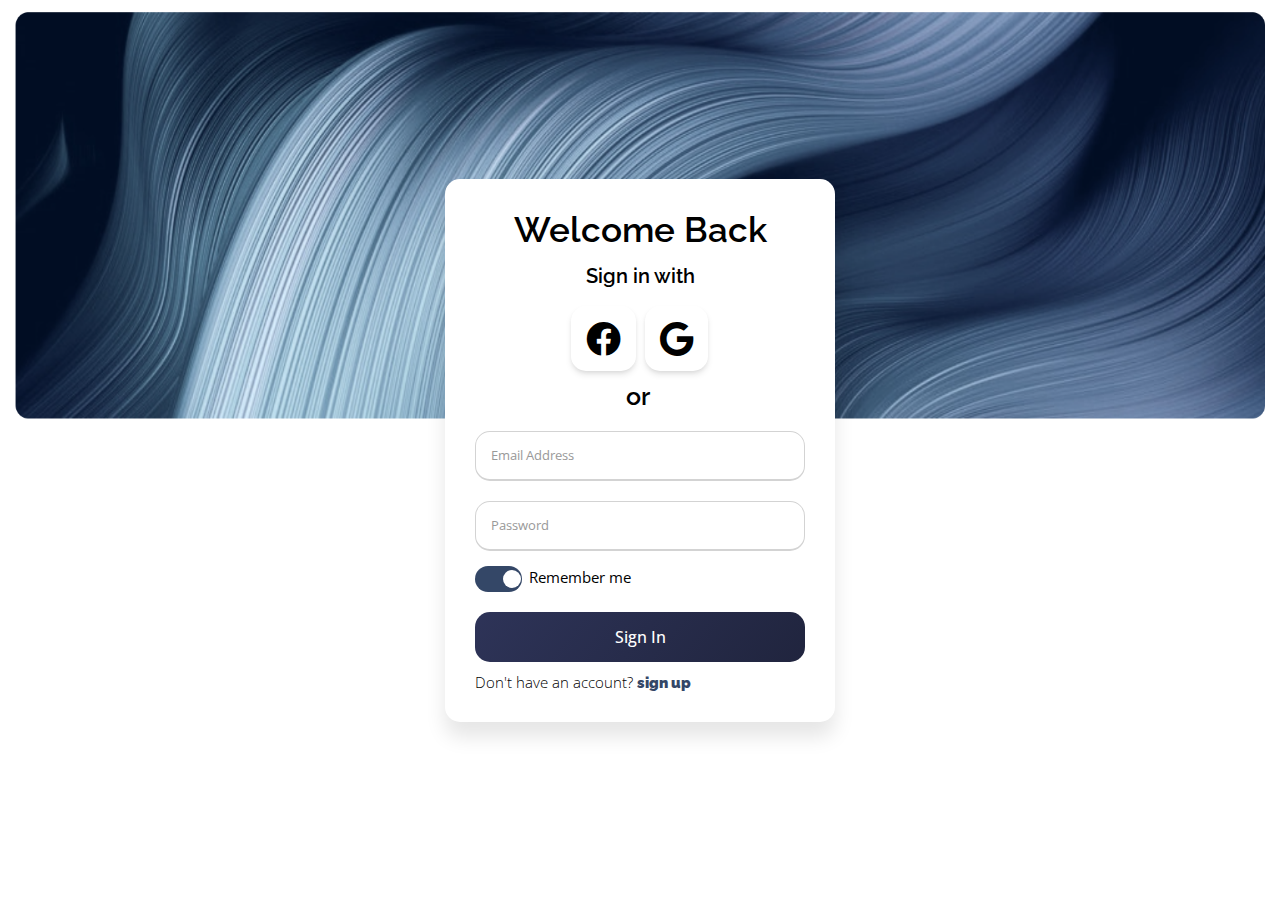
<file: sign_in.html>
<!DOCTYPE html>
<html lang="en" dir="ltr">
  <head>
  <meta charset="utf-8">
		<title>Sign in</title>
		<link rel="stylesheet" href="css/style1.css">
		<link rel="stylesheet" href="css/all.min.css">
    <!-- link google fonts-->
    <link rel="preconnect" href="https://fonts.googleapis.com">
    <link rel="preconnect" href="https://fonts.gstatic.com" crossorigin>
    <link href="https://fonts.googleapis.com/css2?family=Open+Sans:wght@300;400;500;600;700;800&display=swap"
    rel="stylesheet">
		<meta name="viewport" content="width=device-width, initial-scale=1.0">
  </head>
  <body>
    <div class="wrapper">
    	<div class="title-text">
        <div class="title">
					Welcome Back<br><span>Sign in with</span>
        </div>
    	</div>
    <div class="form-container">
        <div class="form-header">
					<div class="icons">
						<div class="facebook-icon"><i class="fa-brands fa-facebook"></i></div>
						<div class="google-icon"><i class="fa-brands fa-google"></i></div>
					</div>
					<div class="fh-2">
            <div class="or">or</div>
          </div>
				</div>
      <div class="form-inner">
          <form action="#" class="signup">
            <div class="field">
              <input type="text" placeholder="Email Address" required>
            </div>
            <div class="field">
              <input type="password" placeholder="Password" required>
            </div>
            <div class="remember-me">
              <label class="switch">
                <input type="checkbox" checked>
                <span class="slider round"></span>
              </label>
              <div class="switch-text">Remember me</div>
            </div>
            <div class="field btn">
              <div class="btn-layer"></div>
              <input type="submit" value="Sign In">
            </div>
          </form>
        </div>
        <div class="form-footer">
          Don't have an account?
          <a href="index.html">sign up</a>
        </div>
      </div>
    </div>
  </body>
</html>
</file>
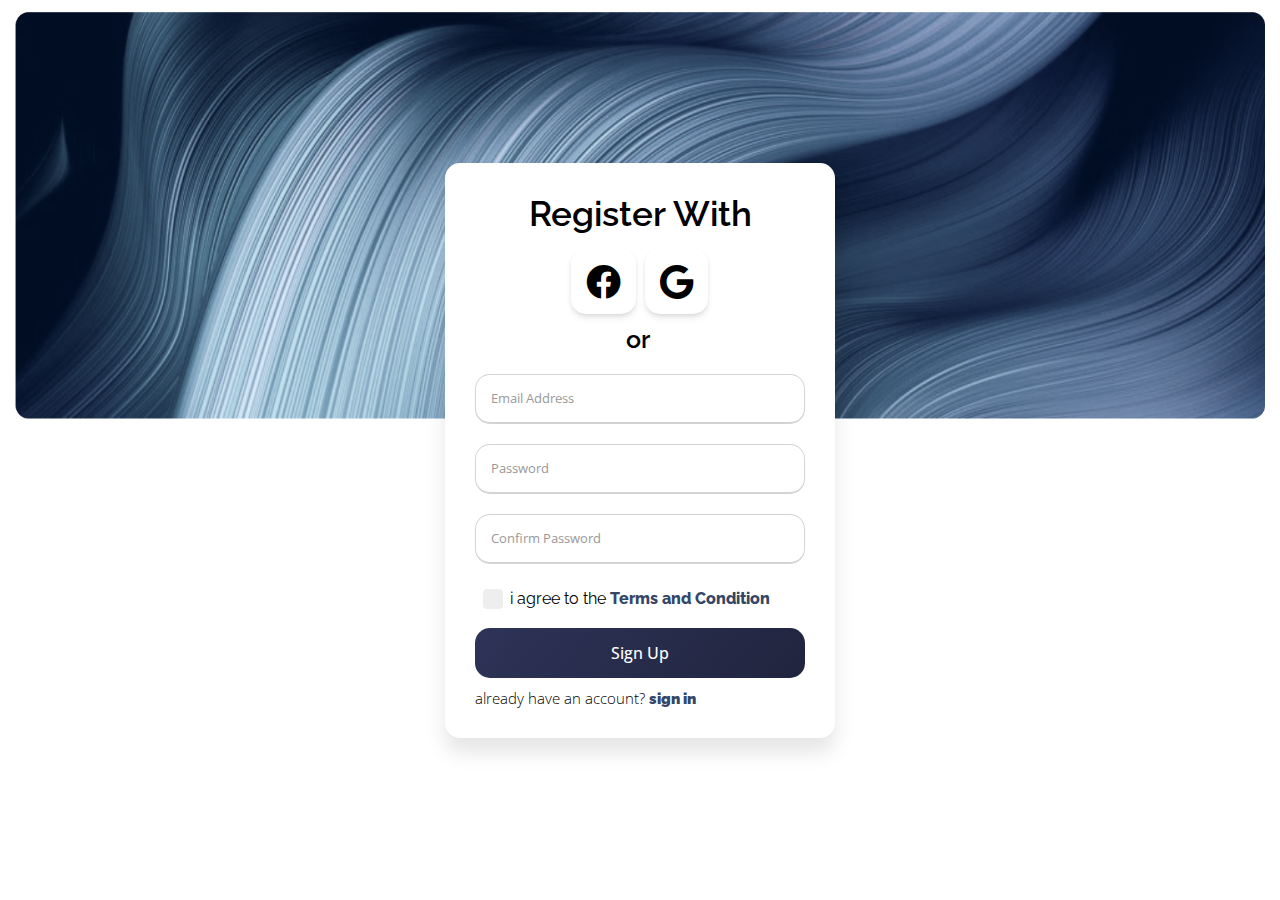
<file: sign_up.html>
<!DOCTYPE html>
<html lang="en" dir="ltr">
  <head>
  <meta charset="utf-8">
		<title>Sign Up</title>
		<link rel="stylesheet" href="css/style.css">
		<link rel="stylesheet" href="css/all.min.css">
    <!-- link google fonts-->
    <link rel="preconnect" href="https://fonts.googleapis.com">
    <link rel="preconnect" href="https://fonts.gstatic.com" crossorigin>
    <link href="https://fonts.googleapis.com/css2?family=Open+Sans:wght@300;400;500;600;700;800&display=swap"
    rel="stylesheet">
		<meta name="viewport" content="width=device-width, initial-scale=1.0">
  </head>
  <body>
    <div class="wrapper">
    	<div class="title-text">
        <div class="title">
					Register With
        </div>
    	</div>
    <div class="form-container">
        <div class="form-header">
					<div class="icons">
						<div class="facebook-icon"><i class="fa-brands fa-facebook"></i></div>
						<div class="google-icon"><i class="fa-brands fa-google"></i></div>
					</div>
					<div class="fh-2">or</div>
				</div>
      <div class="form-inner">
          <form action="#" class="signup">
            <div class="field">
              <input type="text" placeholder="Email Address" required>
            </div>
            <div class="field">
              <input type="password" placeholder="Password" required>
            </div>
            <div class="field">
              <input type="password" placeholder="Confirm Password" required>
            </div>
            <label class="terms">
              i agree to the <span>Terms and Condition</span>
              <input type="checkbox">
              <span class="checkmark"></span>
            </label>
            <div class="field btn">
              <div class="btn-layer"></div>
              <input type="submit" value="Sign Up">
            </div>
          </form>
        </div>
        <div class="form-footer">
          already have an account?
          <a href="sign_in.html">sign in</a>
        </div>
      </div>
    </div>
  </body>
</html>
</file>
<file: css/framework.css>
:root{
    --blue-color:#0075ff;
    --blue-alt-color:#0d69d5;
    --orange-color:#f59e0b;
    --red-color:#f44336;
    --grey-color:#888 ;
    --green-color: #22c55e;
}
/*  start component */
.between-flex{
    display: flex;
    align-items: center;
    justify-content: space-between;
}
.space-around{
    display: flex;
    justify-content: space-around;
    align-items: center;
}
@media(max-width:767px){
    .mobile{
        display: flex;
        justify-content: space-between;

    }


}


.w-10{
    width: 100px;
}
/*  end component */

/*  start box  */
.d-flex{
    display: flex;
}
.d-grid{
    display: grid;
}   
@media(max-width:767px){
    block-mobile{
        display: block;
    }
}
.center-flex{
    display: flex;
    align-items: center;
    justify-content: center;
}
.align-center{
    align-items: center;
}
.space-between{
    justify-content: space-between;
}
.gap-20{
    gap: 20px;
}
.d-block{
    display: block;
}
/*  end box  */
/* start  pading + margin  */
.p-20{
    padding: 20px;
}
.p-15{
    padding: 15px;
}
.p-10{
    padding: 10px ;
}
.pt-15{
    padding-top: 15px;
}
.mt-25{
    margin-top: 45px;
}
.m-20{
    margin: 20px;
}
.mt-5{
    margin-top: 5px;
}
.mr-10{
    margin-right: 10px;
}
.ml-10{
    margin-left:10px ;
}
.mt-50{
    margin-top: 50px;
}
.mt-20{
    margin-top: 20px;
}
.mt-10{
    margin-top: 10px;
}
.mt-0{
    margin-top: 0px;
}
.mb-20{
    margin-bottom: 20px;
}
.mb-10{
    margin-bottom: 10px;
}
.mb-15{
    margin-bottom: 15px;
}
.b-none{
    border: none;
}
.border-ccc{
    border: #ccc  1px   solid; 
}
.rad-half {
    border-radius: 50%;

}
/* end  pading + margin  */
/*   start color */
.bg-white{
    background-color: white;
}
.bg-orange{
    background-color: var(--orange-color);
}
.col-black{
    color: black;
}
.c-gray{
    color: var(--grey-color);
}
.c-white{
    color: white;
}

.bg-eee{
    background-color: #eee;
}
.bg-blue{
    background-color: #0075ff;
}
.bg-green{
    background-color:  var(--green-color);

}
.c-orange{
    color: var(--orange-color);
}
.c-blue{
    color: #0075ff;
} 


/*  end color */
/* start  position */
.p-relative {
    position: relative;
}
/*  end position  */
/*  start font  */
.text-center{
    text-align: center;
}
@media(max-width:767px){
    .text-center-mobile{
        text-align: center;
    }
}
.fs-14{
    font-size: 14px;
}
.fs-13{
    font-size: 13px;
}
.fs-15{
    font-size: 15px;
}
.fs-20{
    font-size: 20px;
    

}
.fs-70{
    font-size:xx-large ;
    font-size: 70px;
}

/*  end font  */

/*  start border */
.rad-6{
    border-radius: 6px;
}
.rad-10 {
    border-radius: 10px ;
}
/*  end border */

@media(max-width:767px){
    .hide-mobile{
        display: none;
    }

}
/*  start content */
.w-full{
    width: 100%;
}
.w-fit{
    width: fit-content;
}


.button-shape{
    padding: 4px 10px ;
    border-radius: 6px;

}
.mt-20{
    margin-top: 20px;
}
.mr-100{
    margin-right: 100px;
}


/*  end content  */
</file>
<file: css/master.css>
:root{
    --blue-color:#0075ff;
    --blue-alt-color:#0d69d5;
    --orange-color:#f59e0b;
    --red-color:#f44336;
    --grey-color:#888 ;
    --green-color: #22c55e;
    --main-color:rgb(255 255 255 / 80%);


    --dark-color:#19283f;
    --green-color: #33d1cc;
    --red-color: #ff3150;
    --yellow-color: #ffc400;
    --section-color: #eff7fa;
}

*{
    box-sizing: border-box;
}

/*@media(max-width:767px){
    .sidebar img{
        display: none;
    }

}*/
@media(max-width:767px){
    .one{
    display: none;
}
}

@media(min-width:767px){
    .two{
        display: none;
    }
}

.login{
    font-size: 25px;
    margin-bottom: 2px;
    margin-left: 20px;
    margin-right: 10px;
    color: black;
}
body{
    margin: 0;
    font-family: "open Sans" , sans-serif;
    background-color: white;
    /*direction: rtl;*/
}
a{
    text-decoration: none;
}
.page{
    min-height: 150vh;
    /*background-color: #f1f5f9;*/
    
}
ul{
    list-style: none;
    padding: 0px ;
}
::-webkit-scrollbar{
    width: 15px;
}
::-webkit-scrollbar-track{
    background-color: white;
}
::-webkit-scrollbar-thumb{
    background-color: var(--blue-color);
}
::-webkit-scrollbar-thumb:hover{
    background-color: var(--blue-alt-color);
}

/*  start sidebar */
.sidebar{
    /*width: 250px;*/
    width: 250px;
    box-shadow: 0px 0px 10px #ddd;

}

.sidebar > h3 {
    margin-bottom: 50px;
}
.notification{
    font-size: x-large;
    padding-top: 7px;
}
@media(max-width:767px){
.navbar-toggler   .navbar-toggler-icon:focus{
    outline: none;
    width: 100%;
    border: none;
    }
    .icons .notification {
        margin-top: 3px;
    }
}
body {
    z-index: 0;
    background-color: white;
}
.notification{
    padding-right: 20px;
}
/*  end  dropdown   */
.sidebar > h3::after,
.sidebar > h3::before{
    content: "";
    transform: translatex(-50%);
    position: absolute;
}
.sidebar > h3::before{
    background-color: black;
    width: 80px;
    height:2px;
    position: absolute;
    bottom: -20px;
    left: 50%;
}
.sidebar > h3::after{
    left: 50%;
    bottom: -29px;
    width: 12px;
    height: 12px;
    border-radius:50% ;
    background-color: black;
    border: 4px solid white ;
}
/* .sidebar ul {
    
} */
/* .sidebar ul li {

} */
.sidebar ul li a {
    transition: 0.3s;
    margin-bottom: 5px;
}
.sidebar ul li a:hover,
.sidebar ul li a.active{
    background-color: #f6f6f6;
}
.sidebar ul li a span{
    font-size: 14px;
    margin-left: 10px;
}

@media(min-width:767px){
.container img{
    margin-right: 100px;
}
}
/*  end sidebar */
@media(max-width:767px){
    .sidebar{
        display: none;
        width: 0px;
    }
    /* .sidebar{
        width: 60px;
        padding: 10px;
    }
    .sidebar h3 {
        font-size: 13px;
        margin-bottom: 15px;
    }
    .sidebar h3::before,
    .sidebar h3::after {
        display: none;
    }  */
}
.newsidebar{
    margin-top: 10px;
    color: #888;
    background-color: black;
    border: none;
    font-size: x-large;
    font-weight: bold;
}








/*  start  content  */
.content{
    overflow: hidden;
}
.head .search::before{
    content: "\f002";
    font-family:var(--fa-style-family-classic) ;
    font-weight: 900;
    position: absolute;
    left: 15px;
    top: 25px;
    transform: translateY(-50%);
    font-size: 14px;
    color: var(--grey-color);
}
/*
.head .search span {
    position: absolute;
    left: 15px;
    top: 50%;
    transform: translateY(-50%);
    font-size: 14px;
    color: var(--grey-color);

}*/
.head .search input{
    border: 1px solid #ccc;
    border-radius: 10px;
    margin-left: 5px;
    padding-left: 30px;
    width: 180px;
    transition: width 0.3s;
    margin-top: 5px;
}
.head .search input:focus{
    width: 200px;
    outline: none;
}
.head .search input:focus::placeholder{
    opacity: 0;
}
.head .icons .notification::before {
    content: "";
    position: absolute;
    height: 10px;
    width: 10px;
    background-color: var(--red-color);
    border-radius: 50%;
    top: -3px;
    left:  19px;
}
.head .icons img{
    width: 32px;
    height: 32px;
    margin-left: 20px;
}
.search{
    margin-left: 80px;
}
.logo{
    position: absolute;
    content: ('');
    top: 10px;
    left: 25px;
    z-index: 99;
}
.page h1{
    margin: 20px 20px 40px;
}
.page h1::before,
.page h1::after{
    content: "";
    height: 3px;
    position: absolute;
    bottom: -10px;
    left: 0;
}
.page h1::before{
    background-color: white;
    width: 120px;
}
.page h1::after{
    background-color: black;
    width: 40px;
}
.wrapper{
    grid-template-columns: repeat(auto-fill,minmax(450px,1fr));
    margin-left: 20px;
    margin-right: 20px;
}
.wrapper > div{
    border: 1px solid #ccc;
}
@media(max-width:767px){
    .wrapper{
        grid-template-columns: minmax(200px,1fr);
        margin-left: 10px;
        margin-right: 10px;
        gap: 10px;
    }
}
/*  start welcome widget */
.welcome {
    overflow: hidden;
}
.welcome .intro img{
    width: 200px;
    margin-bottom: -10px;
}
.welcome .avatar {
    width:64px ;
    height: 64px;
    border:2px  solid white;
    border-radius: 50%;
    padding: 2px;
    box-shadow: 0 0 5px #ddd;
    margin-left: 20px;
    margin-top: -32px;
}
.welcome .body{
    border-top: 3px solid  #eee;
    border-bottom: 3px solid #eee;
}
.welcome .body > div{
    flex: 1;
}
.welcome .visit{
    margin: 0px 15px 15px auto;
    transition: 0.3s;
    color: white;
}
.welcome .visit:hover{
    background-color: var(--blue-alt-color);
}
@media(max-width:767px){
    .welcome .intro {
        padding-bottom: 30px;
    }
    .welcome .avatar{
    margin-left: 0;
    }
    .welcome .body > div:not(:last-child){
        margin-bottom: 20px;
    } 
    .welcome .body{
        display: block;
    }
    .welcome .body > div{
        padding-bottom: 5px;
    }
}
/*  end  welcome widget */



/*  start   qick   draft    widget */
.quick-draft input{
    outline: none;
}
.quick-draft  textarea{
    resize: none;
    min-height: 180px;
    outline: none;
}
.quick-draft  .save{
    margin-left: auto;
    cursor: pointer;
    transition: 0.3s;
}
.quick-draft  .save:hover{
    background-color: var(--blue-alt-color);
}
/*  end  quick   draft   widget */


/*     start target   */
.targets-row  .icon{
    width: 80px;
    height: 80px;
    margin-right: 15px;
}
.targets-row   .details{
    flex: 1;
}
.targets-row  .details  .progress{
    margin-top: 10px;
    height: 4px;
}
.targets-row  .details  .progress > span{
    position: absolute;
    left: 0;
    top: 0;
    height: 100%;
}
.targets-row  .details  .progress > span  span{
    position: absolute;
    bottom: 16px;
    right: -16px;
    color: white;
    padding: 2px 5px;
    border-radius: 6px;
    font-size: 13px;
}
.targets-row  .details  .progress > span  span::after{
    content: "";
    border-color: transparent ;
    border-width: 5px;
    border-style: solid;
    position: absolute;
    bottom: -10px;
    border-top-color:var(--blue-color);
    left: 50%;
    transform: translateX(-50%);
}

.targets-row  .details  .progress > .blue  span::after{
    border-top-color:var(--blue-color);

}
.targets-row  .details  .progress > .orange  span::after{
    border-top-color:var(--orange-color);

}
.targets-row  .details  .progress > .green  span::after{
    border-top-color: rgb(34 197 94/20%);

}
.green{
    color: var(--green-color);
}
.orange{
    color: var(--orange-color);
}
.orange .icon ,
.blue .progress {
    background-color:  rgb(245 158 11/20%);

}
.blue ,
.blue  .progress {
    background-color:  rgb(0 137 255/20%);
}
.green .icon ,
.blue .progress {
    background-color:  rgba(13 118 51 /0.2);

}







/*    end target     */




/*  end    content */
/*  end dasboard  */



/*  start setting  */
.setting-page .togell-checkbox{
    -webkit-app-apperance:none;
    appearance: none;
    display: none;
}
.setting-page  .togell-switch{
    background-color: #ccc;
    width: 78px;
    height: 32px;
    border-radius: 16px;
    position: relative;
    transition: 0.3s;
    cursor: pointer;
}

.setting-page  .togell-switch  .one{
    /*font-family: var(--fa-style-family-classic);
    content: "\f00d";*/
    font-weight: 900;
    background-color: white;
    width: 24px;
    height: 24px;
    position: absolute;
    border-radius: 50%;
    top: 4px;
    left: 4px;
    display: flex;
    justify-content: center;
    align-items: center;
    color: #aaa;
    transition: 0.5s;
    z-index: 1;
}
.setting-page  .togell-checkbox:checked + .togell-switch{
    background-color: var(--blue-color);
}
.setting-page   .togell-checkbox:checked + .togell-switch .one{
    left: 65%;
    color: var(--blue-color);
}

.setting-page   .togell-checkbox:checked + span .correct{
    z-index: 5;  
}

.setting-page{
    display: grid;
    gap: 20px;
    grid-template-columns: repeat(auto-fill,minmax(500px,1fr));
}
.setting-page > div{
    border: 1px solid #aaa;
}
@media(max-width:767px){
    .setting-page{
        display: block;
        margin-left: 10px;
        margin-right: 10px;
    }
    .setting-page div{
        margin-bottom: 10px;
    }
}
.setting-page  .close-message{
    border: solid 1px #ccc;
    resize: none;
    min-height: 150px;
}
.setting-page .email{
    display: inline-flex;
    width: calc(100%-80px);
}
.setting-page  .sec-box{
    padding-bottom: 15px;
}
.setting-page  .sec-box:not(:last-of-type){
    border-bottom: 1px solid #EEE;
}
.setting-page  .sec-box .button{
    transition: 0.3s;
}
.setting-page  .sec-box .button:hover{
    background-color: var(--blue-alt-color);
}
.setting-page  :disabled{
    cursor: no-drop;
    background-color: #f0f4f8;
    color: #bbb;
}

.setting-page .social-boxes  i{
    width: 40px;
    height: 40px;
    background-color:#F6F6F6 ;
    border: 1px solid #DDD;
    border-right: none;
    border-radius: 6px 0px 0px  6px  ;
    transition: 0.3s;
}
.setting-page .social-boxes  input{
    height: 40px;
    background-color: #F6F6F6;
    border: #DDD solid  1px;
    padding-left: 10px;
    border-radius:0px 6px 6px 0px ;
    outline: none;
}
.setting-page .social-boxes  >div:focus-within i{
    color: black;
    
}
@media(max-width:767px){



.create-account{
    display: block;
}
}
/*.widget-control .control  input[type="checkbox"]{
    -webkit-app-apperance:none;
    appearance: none;
}*/
.widget-control .control  label{
    position: relative;
    cursor: pointer;
    padding-left: 10px;
}


/*
.widget-control .control  label::before{
    position: absolute;
    content: "";
    left: 0%;
    top: 50%;
    width: 14px;
    height: 14px;
    border: 2px solid  var(--grey-color);
}
.widget-control .control  i{
    font-family:var(--fa-style-famiy-classic);
    font-weight: 900;
    position: absolute;
    left: 440px;
    top: 120%;
    margin-top: -9px;
    background-color: var(--blue-color);
    color: white;
}*/

.backup-control .date input[type="checkbox"]{
    -webkit-apperance:none;
    appearance: none;
    display: none;
}
.backup-control .date label{
    padding-left: 30px;
    position: relative;
    cursor: pointer;
}
.backup-control .date label::before{
    content: "";
    position: absolute;
    top: 50%;
    left: 0px;
    margin-top: -11px;
    width: 18px;
    height: 18px;
    border: solid  2px gray;
    border-radius: 50%;
}
.backup-control .date label::after{
    content: "";
    position: absolute;
    top: 3.3px;
    left: 5px;
    width: 12px;
    height: 12px;
    background-color: var(--blue-color);
    border-radius: 50%;
    transition: 0.3s;
    transform: scale(0);
}
.backup-control .date input[type="checkbox"]:checked + label::before {
    border-color: var(--blue-color);
}
.backup-control .date input[type="checkbox"]:checked + label::after {
    transform: scale(1);
}
.backup-control .servers input[type="radio"]{
    -webkit-apperance:none;
    appearance: none;
    display: none;
}
.backup-control .servers{
    border-top: 2px solid #eee;
    padding-top: 20px;
    justify-content: center;
    align-items: center;
    display: flex;
}
@media(max-width:767px){
    .backup-control  .servers .server{
        flex-wrap: wrap;
        justify-content: center;
        align-items: center;
        display: flex;
    }
}
.backup-control .servers .server{
    padding: 10px;
    margin: 10px;
    border: solid 2px  #eee;
    position: relative;
}
.backup-control .servers .server label{
    cursor: pointer;
}
.backup-control .servers input[type="radio"]:checked + .server{
    border-color: var(--blue-color);
    color: var(--blue-color);
}

/*  end   setting  */
.profile-page  .img-box{
    width: 300px;
}
@media(min-width:768px){
    .profile-page .img-box{
        border: solid 1px #EEE;
    }
}
@media(max-width:767px){
    .overview{
        flex-direction: column;
    }
    .profile-page  .togell-switch{
        margin: auto;
    }
}
.profile-page .togell-switch{
    height: 20px;
    background-color: #ccc;
    width: 78px;
    border-radius: 16px;
    position: relative;
    transition: 0.3s;
    cursor: pointer;
}


.profile-page .togell-switch  .one{
    width: 13px;
    height: 13px;
    font-size: 12px;
    font-weight: 900;
    background-color: white;
    position: absolute;
    border-radius: 50%;
    top: 4px;
    left: 4px;
    display: flex;
    justify-content: center;
    align-items: center;
    color: #aaa;
    transition: 0.5s;
}
.profile-page .togell-checkbox{
    -webkit-app-apperance:none;
    appearance: none;
    display: none;
}
.profile-page  .togell-checkbox:checked + .togell-switch{
    background-color: var(--blue-color);
}
.profile-page   .togell-checkbox:checked + .togell-switch .one{
    left: 65%;
    color: var(--blue-color);
}

.profile-page  .img-box span  i{
    font-size: 5rem;
    color: #ccc;
    padding-top: 20px;
}
.profile-page  .img-box  .level{
    height: 6px;
    overflow: hidden;
    margin: auto;
    width: 70%;
}
.profile-page  .img-box  .level span{
    position: absolute;
    left: 0;
    top: 0;
    height: 100%;
    background-color: var(--blue-color);
    border-radius: 6px;
}
.profile-page .info-box .box{
    flex-wrap: wrap;
    border: 1px solid  #EEE;
    transition: 0.3s;
}
.profile-page .info-box .box:hover{
    background-color: #f9f9f9;
}
.profile-page .info-box .box>div{
    min-width: 350px;
    padding: 10px 0px 0px ;
}

@media(max-width:767px){
    .profile-page .info-box .box>div{
        min-height: 50px;
        text-align: center;
    }
    .profile-page .info-box .box h4{
        text-align: center;
    }
    .box {
        justify-content: center;
    }
    .box .label{
        display: flex;
        justify-content: center;
    }
}
.profile-page .info-box .box h4{
    font-weight: normal;
}
.profile-page .skills-card{
    flex-grow: 1;
}
.profile-page .skills-card ul li {
    padding: 15px 0px;
}
.profile-page .skills-card ul li:not(:last-child) {
    border-bottom: 1px solid #eee;
}
.profile-page .skills-card ul li span{
    display: inline-flex;
    padding: 4px 10px;
    background-color: #EEE;
    border-radius: 6px;
    font-size: 14px;
}
.profile-page .skills-card ul li span:not(:last-child){
    margin-right: 5px;
}
.profile-page .activites .activity:not(:last-of-type){
    border-bottom: 1px solid #eee;
    padding-bottom: 20px;
}
.profile-page .activites .activity img{
    width: 64px;
    height: 64;
    margin-right: 10px;
}
@media(min-width:767px){
    .profile-page  .activity .date{
        margin-left: auto;
        text-align: right;
    }
}
@media(max-width:767px){
    .profile-page .activity{
        flex-direction: column;
    }
    .profile-page .activity img{
        margin-right: 0px;
        margin-bottom: 15px;
    }
    .profile-page .activity .date{
        margin-top: 15px;
    }
}
.info span{
    display: block;
    padding: 5px;
}
.info span:last-of-type{
    color: var(--grey-color);
}
#bio{
    resize: none;
}
.change-bio{
    margin-left: 40px;
    padding: 3px;
    border-radius: 5px;
    color: white;
    width: 80px;
    text-align: center;
    height: 30px;
    transform: translateY(100px);
    background-color: var(--blue-color);
}
@media(max-width:767px){
.text-area{
    flex-direction: column;
}
.change-bio{
    transform: translateY(-5px);
    transform: translateX(35px);
    text-align: center;
}
}
.profile-page .activites{
    flex-grow: 5;
}
@media(max-width:767px){
.other-data{
    flex-direction: column;
}
}
/*  start   profilee */

/*   end profiole */
/* .carousel-item {

} */


/*    start  up  botton   */
#up{
    background-color:dodgerblue;
    color: white;
    border: none;
    font-weight: bold;
    font-size: large;
    padding: 6px;
    border-radius: 14px;
    position: fixed;
    bottom: 20px;
    right: 20px;
    display: none;
    width: 60px;
    height: 40px;
    cursor: pointer;
    z-index: 999;
}

/* start company */
.companes-block{
    display: flex;
    justify-content: space-around;
    flex-wrap: wrap;
    padding-top: 30px;
}
.company-name {
    color: black;
}
.tesla-block,
.Apple-block,
.meta-block,
.google-block,
.amazon-block,
.microsoft-block,
.starpucs-block{
    display: flex;
    justify-content: space-between;
    align-items: center;
    margin-left: 10px;
    margin-top: 30px;
    flex-wrap: wrap;
    cursor: pointer;
    padding: 20px;
    width: 400px;
    border-radius: 30px;
}
@media(max-width:767px){
    .tesla-block,
    .Apple-block,
    .meta-block,
    .google-block{
        justify-content: space-around;
        width: 100%;
        align-items: center;
        padding-top: 20px;
        margin-left: 0px;
}
.meta-block{
    margin-left: 10px;
}
}
.amazon-block:hover{
    background-color: #bbb;
}
.microsoft-block:hover{
    background-color: #bbb;
}
.tesla-block:hover{
    background-color:#bbb;
}
.meta-block:hover{
background-color:#bbb;
}
.starpucs-block:hover{
    background-color: #bbb;
}
.google-block:hover{
    background-color:#bbb;
}
.Apple-block:hover{
    background-color:#bbb;
}
.see-more:hover{
    background-color: #bbb;
    border-radius: 100px;
}
.see-more{
    align-items: center;
    display: flex;
    width: 400px;
    border-radius: 3px;
    justify-content: center;
    height: 100px;
    margin-top: 30px;
}

.tesla-block img{
    max-width: 100%;
}
.meta-block img{
    max-width: 100%;
}
.google-block img{
    max-width: 100%;
}
.logoes{
    width: 60px;
    height: 60px;
    border-radius: 50%;
    max-width: 100%;
}
.Apple-block img{
    max-width: 100%;
}
.company-details{
    margin-left: 70px;
}
.companyContent{
    display: grid;
    gap: 20px;
    grid-template-columns: repeat(auto-fill,minmax(550px,1fr));
}



/*  end  company */

/*   start community */
.dasboaed-community .finance-education  {
    display: grid;
    grid-template-columns: repeat(auto-fill,minmax(150px,1fr));
    margin-left: 20px;
    gap: 20px;
    
}
.dasboaed-community .finance-education li {
    padding: 10px;
    text-align: center;
    border-radius: 50px;
}
.dasboaed-community  li:hover {
    background-color: #0075ff;
    color: white;
}
@media(max-width:767px){
    .dasboaed-community .finance-education{
        display: block;
    }
    .dasboaed-community .finance-education li{
        margin-top: 20px;
        text-align: left;
        width: fit-content;
        visibility:visible;

    }
}
.activee{
    background-color: #1877f2;
    color: white;
}


/*   end  community */



/*   start   type effect  */

.typeEffect{
    font-size: 33px;
    width: 500px;
    margin: 30px auto;
    border-right: 2px solid black;
    overflow: hidden;
    white-space:nowrap;
    animation: control-width steps(26) 3s  2s  both , blink  1s  infinite;
}

@keyframes control-width {
    from{
        width: 0;
    }
    to{
        width: 500px;
    }
}
@keyframes blink {
    from{
        border-right-color: var(--main-color);
    }
    to{
        border-right-color:var(--grey-color);
    }
}
@media(max-width:767px){
    
.typeEffect{
    font-size: 18px;
    width: 150px;
    margin: 30px auto;
    border-right: 2px solid black;
    overflow: hidden;
    white-space:nowrap;
    animation: control-width steps(26) 3s  2s  both , blink  1s  infinite;
}
@keyframes control-width {
    from{
        width: 0;
    }
    to{
        width: 270px;
    }
}
@keyframes blink {
    from{
        border-right-color: var(--main-color);
    }
    to{
        border-right-color:var(--grey-color);
    }
}


}
/*   end type effect */

/*  start  
.fill-text{
    margin: 20px auto;
    text-align: center;
    font-weight: bold;
    font-size: 40px;
    -webkit-text-fill-color: white;
    -webkit-text-stroke:1px  #3d3d3d;
    position: relative;
    width: fit-content;
}
.fill-text::before{
    content: attr(data-text);
    position: absolute;
    transition: 0.5s;
    -webkit-text-fill-color: #ff5722;

}
/*   end   */

/*  start  company content  changed*/
.comanyDetails{
    display: flex;
    margin-left: 30px;
}
.comanyDetails h3{
    margin-left: 20px;
}








/*   start community */
.companyChange .allEllement  {
    display: grid;
    grid-template-columns: repeat(auto-fill,minmax(170px,1fr));
    margin-left: 20px;
    gap: 20px;
    
}
.companyChange .allEllement li {
    padding: 10px;
    text-align: center;
    border-radius: 50px;
}
.companyChange  li:hover {
    background-color: #0075ff;
    color: white;
}
@media(max-width:767px){
    .companyChange .allEllement{
        display: block;
    }
    .companyChange .allEllement li{
        margin-top: 20px;
        text-align: left;
        width: fit-content;
        visibility:visible;
    }
}
.activee{
    background-color: #1877f2;
    color: white;
}

















/*  end  company content  changed*/


/*    end  end  botton */
/*  start footer */
.footer{
    background-color: var(--dark-color);
}
.footer .copyright > span{
    color: var(--green-color);
}
.footer .copyright div span {
    color: var(--yellow-color);
}
.footer .contact svg{
    width: 20px;
    height: 20px;
}
.footer .facebook{
    background-color: #1877f2;
}
.footer  .twitter{
    background-color:#1da1f2 ;
}
.footer  .linkedin{
    background-color: #0077b5;
}
.footer  .youtube{
    background-color: #ff0000;
}
/*   end footer */
</file>
<file: css/style1.css>
@import url('https://fonts.googleapis.com/css2?family=Raleway:wght@300&display=swap');

*{
  margin: 0;
  padding: 0;
  box-sizing: border-box;
  font-family: 'Raleway', sans-serif;
}
html,body{
  display: flex;
  height: 100%;
  width: 100%;
  border-radius: 15px;
  background-color: #fff;
  background-image: url(../imgs/curved14croped2.jpg);
  background-repeat: no-repeat no-repeat;
  background-size: 100% 430px;

}
::selection{
  background: #12e8f0;
  color: #fff;
}

.wrapper{
  overflow: hidden;
  width: 390px;
  background: #fff;
  padding: 30px;
  border-radius: 15px;
  box-shadow: 0px 15px 20px rgba(0,0,0,0.1);
  margin: auto;
  z-index: 1;

}
.wrapper .title-text{
  display: flex;
  width: 200%;
}
.wrapper .title{
  width: 50%;
  font-size: 35px;
  font-weight: 600;
  text-align: center;
  transition: all 0.6s cubic-bezier(0.68,-0.55,0.265,1.55);
}
.wrapper .title-text .title span{
  font-size: 20px;
}
.form-header .icons {
  width: 100%;
  font-size: 35px;
  font-weight: 600;
  text-align: center;
  display: flex;
  margin: auto;
  margin-left: 25%;
  margin-top: 15px;
}
.form-header .icons i{
  box-shadow: 0 4px 7px -1px rgb(0 0 0 / 11%), 0 2px 4px -1px rgb(0 0 0 / 7%);
  background-size: 150%;
  background-position-x: 25%;
  padding: 15px;
  margin-left:20% ;
  margin-right: 8%;
  border-radius: 15px;
}
.form-header .icons .google-icon i{
  margin-right: 50px;
}
.form-header .icons .google-icon i:hover{
  opacity: 0.7;
  cursor: pointer;
}
.form-header .icons .facebook-icon i:hover{
  opacity: 0.7;
  cursor: pointer;
}
.form-header .fh-2{
  width: 50%;
  font-size: 25px;
  font-weight: 600;
  text-align: center;
  margin-left: 80px;
  margin-top: 10px;
  transition: all 0.6s cubic-bezier(0.68,-0.55,0.265,1.55);
}

input[type="radio"]{
  display: none;
}
#signup:checked ~ .slider-tab{
  left: 50%;
}
#signup:checked ~ label.signup{
  color: #fff;
  cursor: default;
  user-select: none;
}
#signup:checked ~ label.login{
  color: #000;
}
#login:checked ~ label.signup{
  color: #000;
}
#login:checked ~ label.login{
  cursor: default;
  user-select: none;
}
.wrapper .form-container{
  width: 100%;
  overflow: hidden;
}
.form-container .form-inner{
  display: flex;
  width: 200%;

}
.form-container .form-inner form{
  width: 50%;
  transition: all 0.6s cubic-bezier(0.68,-0.55,0.265,1.55);
}
.form-inner form .field{
  height: 50px;
  width: 100%;
  margin-top: 20px;
}
.form-inner form .field input{
  height: 100%;
  width: 100%;
  outline: none;
  padding-left: 15px;
  border-radius: 15px;
  border: 1px solid lightgrey;
  border-bottom-width: 2px;
  font-size: 13px;
  transition: all 0.3s ease;
  font-family: 'Open Sans', sans-serif;
}
.form-inner form .field input:focus{
  border-color: #12e8f0;
}
.form-inner form .field input::placeholder{
  color: #999;
  transition: all 0.3s ease;
}
form .field input:focus::placeholder{
  color: #b3b3b3;
}

form .btn{
  height: 50px;
  width: 100%;
  border-radius: 15px;
  position: relative;
  overflow: hidden;
}
form .btn .btn-layer{
  height: 100%;
  width: 300%;
  position: absolute;
  left: -100%;
  background: linear-gradient(310deg,#141727,#3a416f);
  border-radius: 15px;
  transition: all 0.4s ease;;
}
form .btn:hover .btn-layer{
  left: 0;
}
form .btn input[type="submit"]{
  height: 100%;
  width: 100%;
  z-index: 2;
  position: relative;
  background: none;
  border: none;
  color: #fff;
  padding-left: 0;
  border-radius: 15px;
  font-size: 16px;
  font-weight: 500;
  cursor: pointer;
  font-family: 'Open Sans', sans-serif;
}

.wrapper .form-footer {
  font-family:  'Open Sans', sans-serif;
  font-size: 15px;
  margin-top: 10px;
  font-weight: 300;
}

.wrapper .form-footer a {
  text-decoration: none;
  font-weight: 900;
  color:#344767
}
.form-inner .remember-me {
  display: flex;
  flex-wrap: wrap;
}

.form-inner .remember-me .switch-text{
  margin-top: 16px;
  margin-left: 7px;
  font-size: 15px;
  font-weight: 400;
  font-family:'Open Sans', sans-serif;
  color: 344767;
}
.switch {
  display: inline-block;
  position: relative;
  width: 47px;
  height: 26px;
  margin-top: 15px;
}

.switch input { 
  opacity: 0;
  width: 0;
  height: 0;
}

.slider {
  position: absolute;
  cursor: pointer;
  top: 0;
  left: 0;
  right: 0;
  bottom: 0;
  background-color: #ccc;
  -webkit-transition: .4s;
  transition: .4s;
}

.slider:before {
  position: absolute;
  content: "";
  height: 18px;
  width: 18px;
  left: 2px;
  bottom: 4px;
  background-color: white;
  -webkit-transition: .4s;
  transition: .4s;
}

input:checked + .slider {
  background-color: #344767;
}

input:focus + .slider {
  box-shadow: 0 0 1px #344767;
}

input:checked + .slider:before {
  -webkit-transform: translateX(26px);
  -ms-transform: translateX(26px);
  transform: translateX(26px);
}

/* Rounded sliders */
.slider.round {
  border-radius: 34px;
}

.slider.round:before {
  border-radius: 50%;
}
</file>
<file: css/style.css>
@import url('https://fonts.googleapis.com/css2?family=Raleway:wght@300&display=swap');

*{
  margin: 0;
  padding: 0;
  box-sizing: border-box;
  font-family: 'Raleway', sans-serif;
}
html,body{
  display: flex;
  height: 100%;
  width: 100%;
  border-radius: 15px;
  background-color: #fff;
  background-image: url(../imgs/curved14croped2.jpg);
  background-repeat: no-repeat no-repeat;
  background-size: 100% 430px;

}
::selection{
  background: #12e8f0;
  color: #fff;
}

.wrapper{
  overflow: hidden;
  width: 390px;
  background: #fff;
  padding: 30px;
  border-radius: 15px;
  box-shadow: 0px 15px 20px rgba(0,0,0,0.1);
  margin: auto;
  z-index: 1;

}
.wrapper .title-text{
  display: flex;
  width: 200%;
}
.wrapper .title{
  width: 50%;
  font-size: 35px;
  font-weight: 600;
  text-align: center;
  transition: all 0.6s cubic-bezier(0.68,-0.55,0.265,1.55);
}

.form-header .icons {
  width: 100%;
  font-size: 35px;
  font-weight: 600;
  text-align: center;
  display: flex;
  margin: auto;
  margin-left: 25%;
  margin-top: 15px;
}
.form-header .icons i{
  box-shadow: 0 4px 7px -1px rgb(0 0 0 / 11%), 0 2px 4px -1px rgb(0 0 0 / 7%);
  background-size: 150%;
  background-position-x: 25%;
  padding: 15px;
  margin-left:20% ;
  margin-right: 8%;
  border-radius: 15px;
}
.form-header .icons .google-icon i{
  margin-right: 50px;
}
.form-header .icons .google-icon i:hover{
  opacity: 0.7;
  cursor: pointer;
}
.form-header .icons .facebook-icon i:hover{
  opacity: 0.7;
  cursor: pointer;
}
.form-header .fh-2{
  width: 50%;
  font-size: 25px;
  font-weight: 600;
  text-align: center;
  margin-left: 80px;
  margin-top: 10px;
  transition: all 0.6s cubic-bezier(0.68,-0.55,0.265,1.55);
}
input[type="radio"]{
  display: none;
}
#signup:checked ~ .slider-tab{
  left: 50%;
}
#signup:checked ~ label.signup{
  color: #fff;
  cursor: default;
  user-select: none;
}
#signup:checked ~ label.login{
  color: #000;
}
#login:checked ~ label.signup{
  color: #000;
}
#login:checked ~ label.login{
  cursor: default;
  user-select: none;
}
.wrapper .form-container{
  width: 100%;
  overflow: hidden;
}
.form-container .form-inner{
  display: flex;
  width: 200%;

}
.form-container .form-inner form{
  width: 50%;
  transition: all 0.6s cubic-bezier(0.68,-0.55,0.265,1.55);
}
.form-inner form .field{
  height: 50px;
  width: 100%;
  margin-top: 20px;
}
.form-inner form .field input{
  height: 100%;
  width: 100%;
  outline: none;
  padding-left: 15px;
  border-radius: 15px;
  border: 1px solid lightgrey;
  border-bottom-width: 2px;
  font-size: 13px;
  transition: all 0.3s ease;
  font-family: 'Open Sans', sans-serif;
}
.form-inner form .field input:focus{
  border-color: #12e8f0;
}
.form-inner form .field input::placeholder{
  color: #999;
  transition: all 0.3s ease;
}
form .field input:focus::placeholder{
  color: #b3b3b3;
}

form .btn{
  height: 50px;
  width: 100%;
  border-radius: 15px;
  position: relative;
  overflow: hidden;
}
form .btn .btn-layer{
  height: 100%;
  width: 300%;
  position: absolute;
  left: -100%;
  background: linear-gradient(310deg,#141727,#3a416f);
  border-radius: 15px;
  transition: all 0.4s ease;;
}
form .btn:hover .btn-layer{
  left: 0;
}
form .btn input[type="submit"]{
  height: 100%;
  width: 100%;
  z-index: 2;
  position: relative;
  background: none;
  border: none;
  color: #fff;
  padding-left: 0;
  border-radius: 15px;
  font-size: 16px;
  font-weight: 500;
  cursor: pointer;
  font-family: 'Open Sans', sans-serif;
}

.wrapper .form-footer {
  font-family:  'Open Sans', sans-serif;
  font-size: 15px;
  margin-top: 10px;
  font-weight: 300;
}

.wrapper .form-footer a {
  text-decoration: none;
  font-weight: 900;
  color:#344767
}

.form-inner .terms {
  display: block;
  position: relative;
  padding-left: 35px;
  margin-bottom: 12px;
  cursor: pointer;
  font-size: 16px;
  -webkit-user-select: none;
  -moz-user-select: none;
  -ms-user-select: none;
  user-select:none;
  margin-top: 25px;
}
.form-inner .terms span {
  font-weight: 800;
  color: #344767;
}

/* hides the default checkbox */
.form-inner .terms input {
  position: absolute;
  opacity: 0;
  cursor: pointer;
  height: 0;
  width: 0;
}
.checkmark {
  position: absolute;
  top: 0;
  left: 0;
  margin-top: 0px;
  margin-left: 8px;
  height: 20px;
  width: 20px;
  background-color: #eee;
  border-radius: 4px;
}
.terms:hover input ~ .checkmark {
  background-color: #ccc;
}

.terms input:checked ~ .checkmark {
  background-color: #344767;
}
</file>
<file: css/normalise.css>
/*! normalize.css v8.0.1 | MIT License | github.com/necolas/normalize.css */

/* Document
   ========================================================================== */

/**
 * 1. Correct the line height in all browsers.
 * 2. Prevent adjustments of font size after orientation changes in iOS.
 */

 html {
    line-height: 1.15; /* 1 */
    -webkit-text-size-adjust: 100%; /* 2 */
  }
  
  /* Sections
     ========================================================================== */
  
  /**
   * Remove the margin in all browsers.
   */
  
  body {
    margin: 0;
  }
  
  /**
   * Render the `main` element consistently in IE.
   */
  
  main {
    display: block;
  }
  
  /**
   * Correct the font size and margin on `h1` elements within `section` and
   * `article` contexts in Chrome, Firefox, and Safari.
   */
  
  h1 {
    font-size: 2em;
    margin: 0.67em 0;
  }
  
  /* Grouping content
     ========================================================================== */
  
  /**
   * 1. Add the correct box sizing in Firefox.
   * 2. Show the overflow in Edge and IE.
   */
  
  hr {
    box-sizing: content-box; /* 1 */
    height: 0; /* 1 */
    overflow: visible; /* 2 */
  }
  
  /**
   * 1. Correct the inheritance and scaling of font size in all browsers.
   * 2. Correct the odd `em` font sizing in all browsers.
   */
  
  pre {
    font-family: monospace, monospace; /* 1 */
    font-size: 1em; /* 2 */
  }
  
  /* Text-level semantics
     ========================================================================== */
  
  /**
   * Remove the gray background on active links in IE 10.
   */
  
  a {
    background-color: transparent;
  }
  
  /**
   * 1. Remove the bottom border in Chrome 57-
   * 2. Add the correct text decoration in Chrome, Edge, IE, Opera, and Safari.
   */
  
  abbr[title] {
    border-bottom: none; /* 1 */
    text-decoration: underline; /* 2 */
    text-decoration: underline dotted; /* 2 */
  }
  
  /**
   * Add the correct font weight in Chrome, Edge, and Safari.
   */
  
  b,
  strong {
    font-weight: bolder;
  }
  
  /**
   * 1. Correct the inheritance and scaling of font size in all browsers.
   * 2. Correct the odd `em` font sizing in all browsers.
   */
  
  code,
  kbd,
  samp {
    font-family: monospace, monospace; /* 1 */
    font-size: 1em; /* 2 */
  }
  
  /**
   * Add the correct font size in all browsers.
   */
  
  small {
    font-size: 80%;
  }
  
  /**
   * Prevent `sub` and `sup` elements from affecting the line height in
   * all browsers.
   */
  
  sub,
  sup {
    font-size: 75%;
    line-height: 0;
    position: relative;
    vertical-align: baseline;
  }
  
  sub {
    bottom: -0.25em;
  }
  
  sup {
    top: -0.5em;
  }
  
  /* Embedded content
     ========================================================================== */
  
  /**
   * Remove the border on images inside links in IE 10.
   */
  
  img {
    border-style: none;
  }
  
  /* Forms
     ========================================================================== */
  
  /**
   * 1. Change the font styles in all browsers.
   * 2. Remove the margin in Firefox and Safari.
   */
  
  button,
  input,
  optgroup,
  select,
  textarea {
    font-family: inherit; /* 1 */
    font-size: 100%; /* 1 */
    line-height: 1.15; /* 1 */
    margin: 0; /* 2 */
  }
  
  /**
   * Show the overflow in IE.
   * 1. Show the overflow in Edge.
   */
  
  button,
  input { /* 1 */
    overflow: visible;
  }
  
  /**
   * Remove the inheritance of text transform in Edge, Firefox, and IE.
   * 1. Remove the inheritance of text transform in Firefox.
   */
  
  button,
  select { /* 1 */
    text-transform: none;
  }
  
  /**
   * Correct the inability to style clickable types in iOS and Safari.
   */
  
  button,
  [type="button"],
  [type="reset"],
  [type="submit"] {
    -webkit-appearance: button;
  }
  
  /**
   * Remove the inner border and padding in Firefox.
   */
  
  button::-moz-focus-inner,
  [type="button"]::-moz-focus-inner,
  [type="reset"]::-moz-focus-inner,
  [type="submit"]::-moz-focus-inner {
    border-style: none;
    padding: 0;
  }
  
  /**
   * Restore the focus styles unset by the previous rule.
   */
  
  button:-moz-focusring,
  [type="button"]:-moz-focusring,
  [type="reset"]:-moz-focusring,
  [type="submit"]:-moz-focusring {
    outline: 1px dotted ButtonText;
  }
  
  /**
   * Correct the padding in Firefox.
   */
  
  fieldset {
    padding: 0.35em 0.75em 0.625em;
  }
  
  /**
   * 1. Correct the text wrapping in Edge and IE.
   * 2. Correct the color inheritance from `fieldset` elements in IE.
   * 3. Remove the padding so developers are not caught out when they zero out
   *    `fieldset` elements in all browsers.
   */
  
  legend {
    box-sizing: border-box; /* 1 */
    color: inherit; /* 2 */
    display: table; /* 1 */
    max-width: 100%; /* 1 */
    padding: 0; /* 3 */
    white-space: normal; /* 1 */
  }
  
  /**
   * Add the correct vertical alignment in Chrome, Firefox, and Opera.
   */
  
  progress {
    vertical-align: baseline;
  }
  
  /**
   * Remove the default vertical scrollbar in IE 10+.
   */
  
  textarea {
    overflow: auto;
  }
  
  /**
   * 1. Add the correct box sizing in IE 10.
   * 2. Remove the padding in IE 10.
   */
  
  [type="checkbox"],
  [type="radio"] {
    box-sizing: border-box; /* 1 */
    padding: 0; /* 2 */
  }
  
  /**
   * Correct the cursor style of increment and decrement buttons in Chrome.
   */
  
  [type="number"]::-webkit-inner-spin-button,
  [type="number"]::-webkit-outer-spin-button {
    height: auto;
  }
  
  /**
   * 1. Correct the odd appearance in Chrome and Safari.
   * 2. Correct the outline style in Safari.
   */
  
  [type="search"] {
    -webkit-appearance: textfield; /* 1 */
    outline-offset: -2px; /* 2 */
  }
  
  /**
   * Remove the inner padding in Chrome and Safari on macOS.
   */
  
  [type="search"]::-webkit-search-decoration {
    -webkit-appearance: none;
  }
  
  /**
   * 1. Correct the inability to style clickable types in iOS and Safari.
   * 2. Change font properties to `inherit` in Safari.
   */
  
  ::-webkit-file-upload-button {
    -webkit-appearance: button; /* 1 */
    font: inherit; /* 2 */
  }
  
  /* Interactive
     ========================================================================== */
  
  /*
   * Add the correct display in Edge, IE 10+, and Firefox.
   */
  
  details {
    display: block;
  }
  
  /*
   * Add the correct display in all browsers.
   */
  
  summary {
    display: list-item;
  }
  
  /* Misc
     ========================================================================== */
  
  /**
   * Add the correct display in IE 10+.
   */
  
  template {
    display: none;
  }
  
  /**
   * Add the correct display in IE 10.
   */
  
  [hidden] {
    display: none;
  }
</file>
